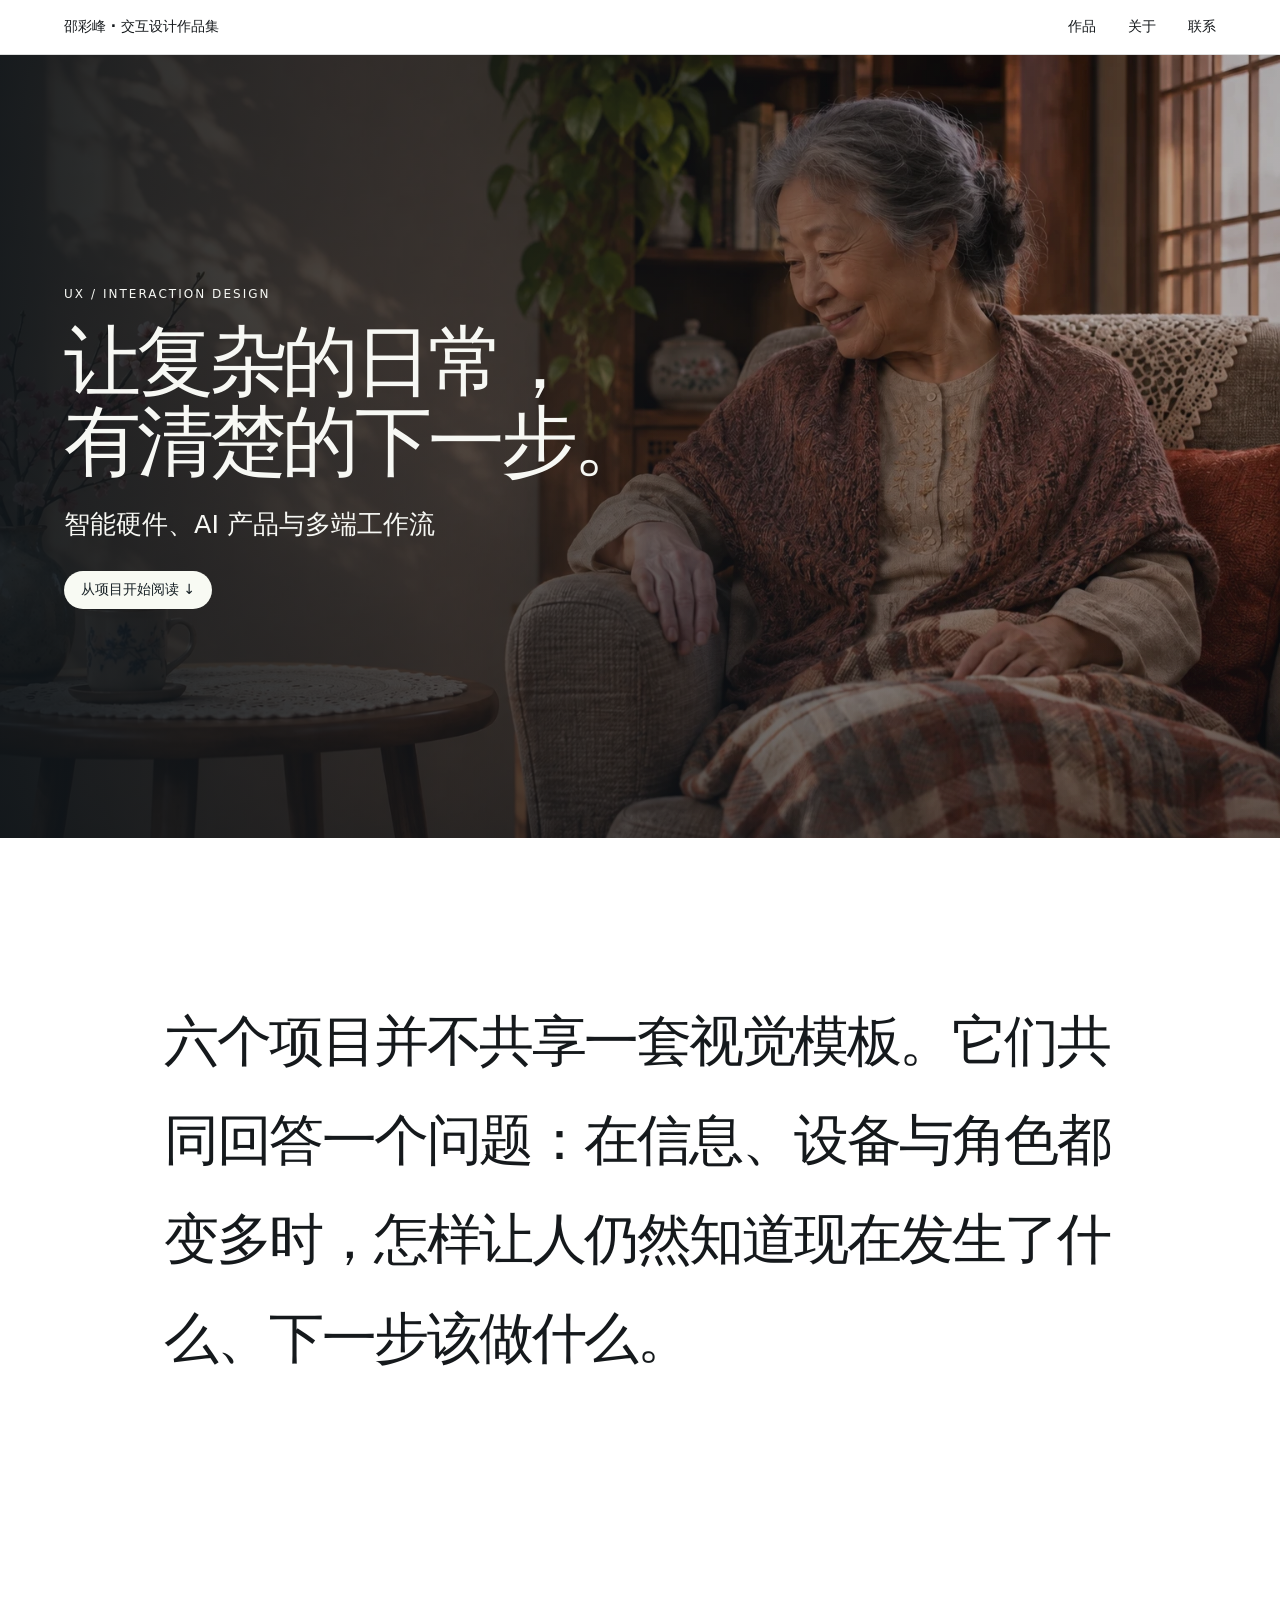
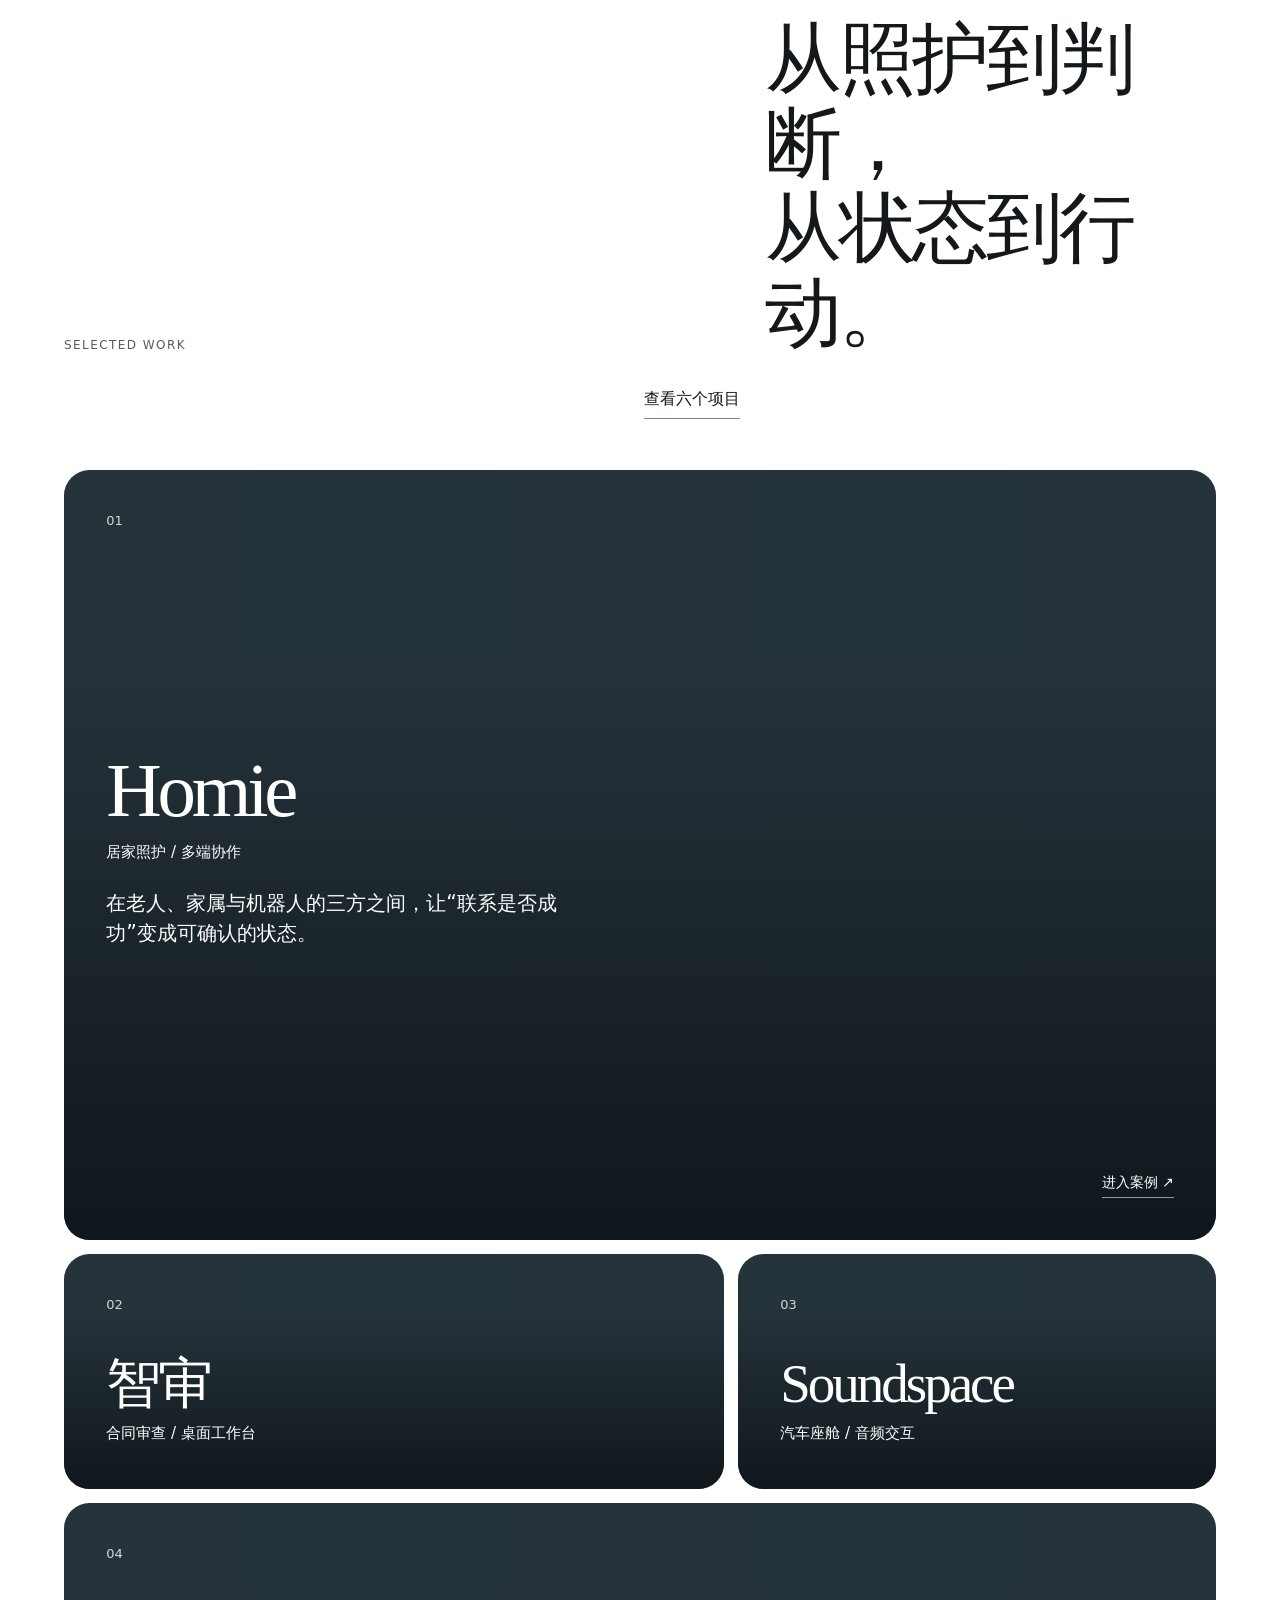
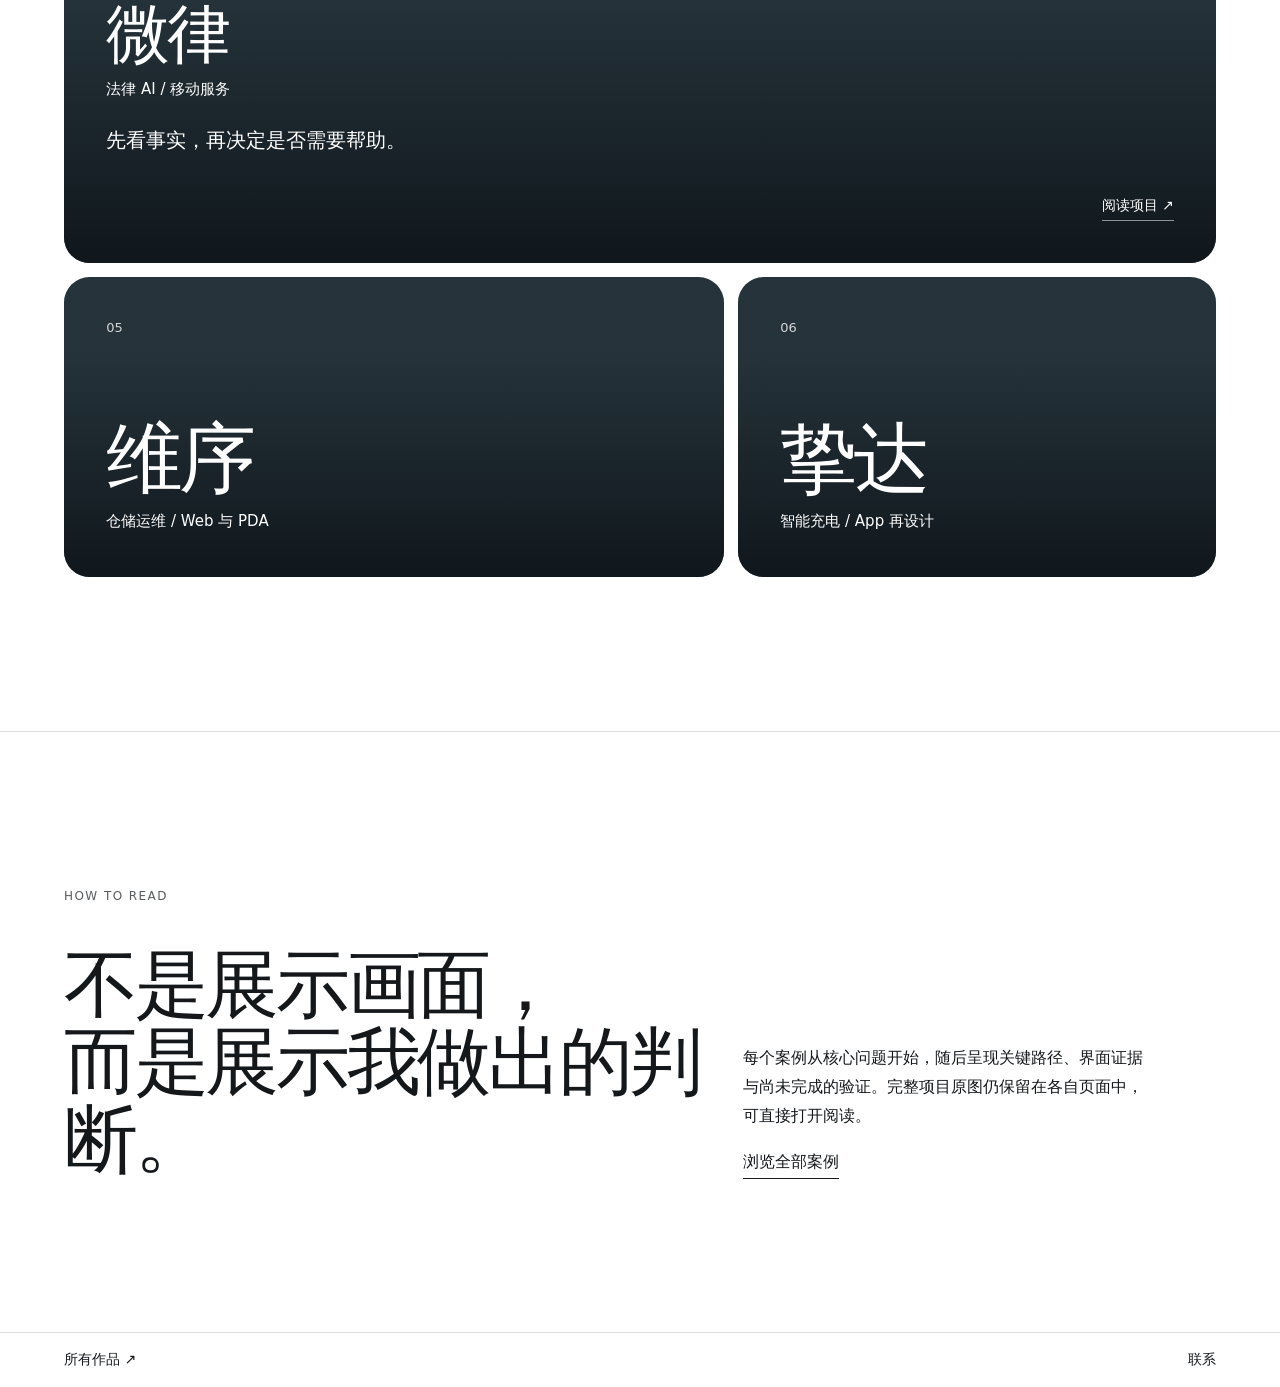
<file: index.html>
<!doctype html><html lang="zh-CN"><head><meta charset="utf-8"><meta name="viewport" content="width=device-width,initial-scale=1"><title>邵彩峰 · 交互设计作品集</title><link rel="stylesheet" href="design.css"></head><body class="home"><a class="skip" href="#main">跳到正文</a><header class="nav"><a href="index.html">邵彩峰 · 交互设计作品集</a><nav aria-label="主导航"><a href="work.html">作品</a><a href="about.html">关于</a><a href="contact.html">联系</a></nav></header><main id="main"><section class="scene scene-homie home-scene"><div class="scene-copy"><p>UX / Interaction Design</p><h1>让复杂的日常，<br>有清楚的下一步。</h1><p>智能硬件、AI 产品与多端工作流</p><a href="#selected">从项目开始阅读 ↓</a></div></section><section class="home-intent"><p>六个项目并不共享一套视觉模板。它们共同回答一个问题：在信息、设备与角色都变多时，怎样让人仍然知道现在发生了什么、下一步该做什么。</p></section><section class="project-index" id="selected" aria-labelledby="selected-title"><header><p>Selected work</p><h2 id="selected-title">从照护到判断，<br>从状态到行动。</h2><a href="work.html">查看六个项目</a></header><div class="index-canvas"><a class="index-feature index-homie" href="case-homie.html"><span class="project-no">01</span><div><strong>Homie</strong><p>居家照护 / 多端协作</p><small>在老人、家属与机器人的三方之间，让“联系是否成功”变成可确认的状态。</small></div><b>进入案例 ↗</b></a><a class="index-tile index-zhishen" href="case-zhishen.html"><span class="project-no">02</span><div><strong>智审</strong><p>合同审查 / 桌面工作台</p></div></a><a class="index-tile index-soundspace" href="case-soundspace.html"><span class="project-no">03</span><div><strong>Soundspace</strong><p>汽车座舱 / 音频交互</p></div></a><a class="index-wide index-weilu" href="case-weilu.html"><span class="project-no">04</span><div><strong>微律</strong><p>法律 AI / 移动服务</p><small>先看事实，再决定是否需要帮助。</small></div><b>阅读项目 ↗</b></a><a class="index-small index-weisu" href="case-weisu.html"><span class="project-no">05</span><div><strong>维序</strong><p>仓储运维 / Web 与 PDA</p></div></a><a class="index-small index-zhida" href="case-zhida.html"><span class="project-no">06</span><div><strong>挚达</strong><p>智能充电 / App 再设计</p></div></a></div></section><section class="home-method"><p>How to read</p><h2>不是展示画面，<br>而是展示我做出的判断。</h2><div><p>每个案例从核心问题开始，随后呈现关键路径、界面证据与尚未完成的验证。完整项目原图仍保留在各自页面中，可直接打开阅读。</p><a href="work.html">浏览全部案例</a></div></section></main><footer><a href="work.html">所有作品 ↗</a><a href="contact.html">联系</a></footer></body></html>
</file>
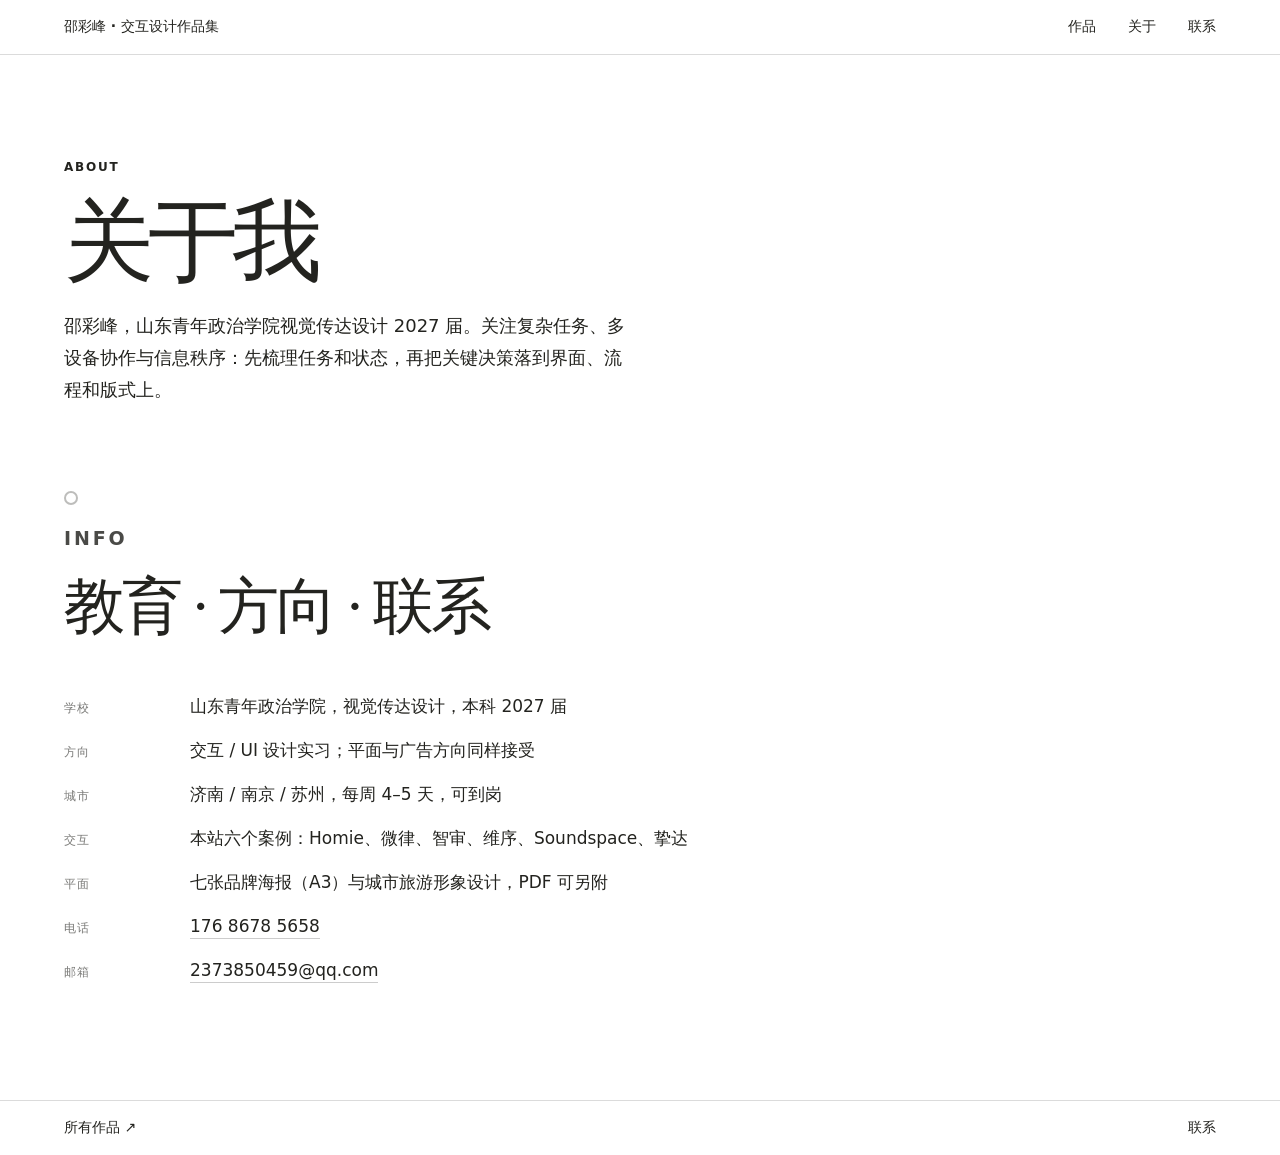
<file: about.html>
<!doctype html><html lang="zh-CN"><head><meta charset=utf-8><meta name=viewport content="width=device-width,initial-scale=1"><title>关于 · 邵彩峰</title><link rel=stylesheet href="design.css"></head><body class="about"><a class=skip href="#main">跳到正文</a><div class=nav><a href="index.html">邵彩峰 · 交互设计作品集</a><nav aria-label="主导航"><a href="work.html">作品</a><a href="about.html">关于</a><a href="contact.html">联系</a></nav></div><main id=main><header class="masthead compact"><p class=kicker>ABOUT</p><h1>关于我</h1><p>邵彩峰，山东青年政治学院视觉传达设计 2027 届。关注复杂任务、多设备协作与信息秩序：先梳理任务和状态，再把关键决策落到界面、流程和版式上。</p></header><section class=section><header><p class=kicker>INFO</p><h2>教育 · 方向 · 联系</h2></header><dl class=me><div><dt>学校</dt><dd>山东青年政治学院，视觉传达设计，本科 2027 届</dd></div><div><dt>方向</dt><dd>交互 / UI 设计实习；平面与广告方向同样接受</dd></div><div><dt>城市</dt><dd>济南 / 南京 / 苏州，每周 4–5 天，可到岗</dd></div><div><dt>交互</dt><dd>本站六个案例：Homie、微律、智审、维序、Soundspace、挚达</dd></div><div><dt>平面</dt><dd>七张品牌海报（A3）与城市旅游形象设计，PDF 可另附</dd></div><div><dt>电话</dt><dd><a href="tel:+8617686785658">176 8678 5658</a></dd></div><div><dt>邮箱</dt><dd><a href="mailto:2373850459@qq.com">2373850459@qq.com</a></dd></div></dl></section></main><footer><a href="work.html">所有作品 ↗</a><a href="contact.html">联系</a></footer></body></html>
</file>
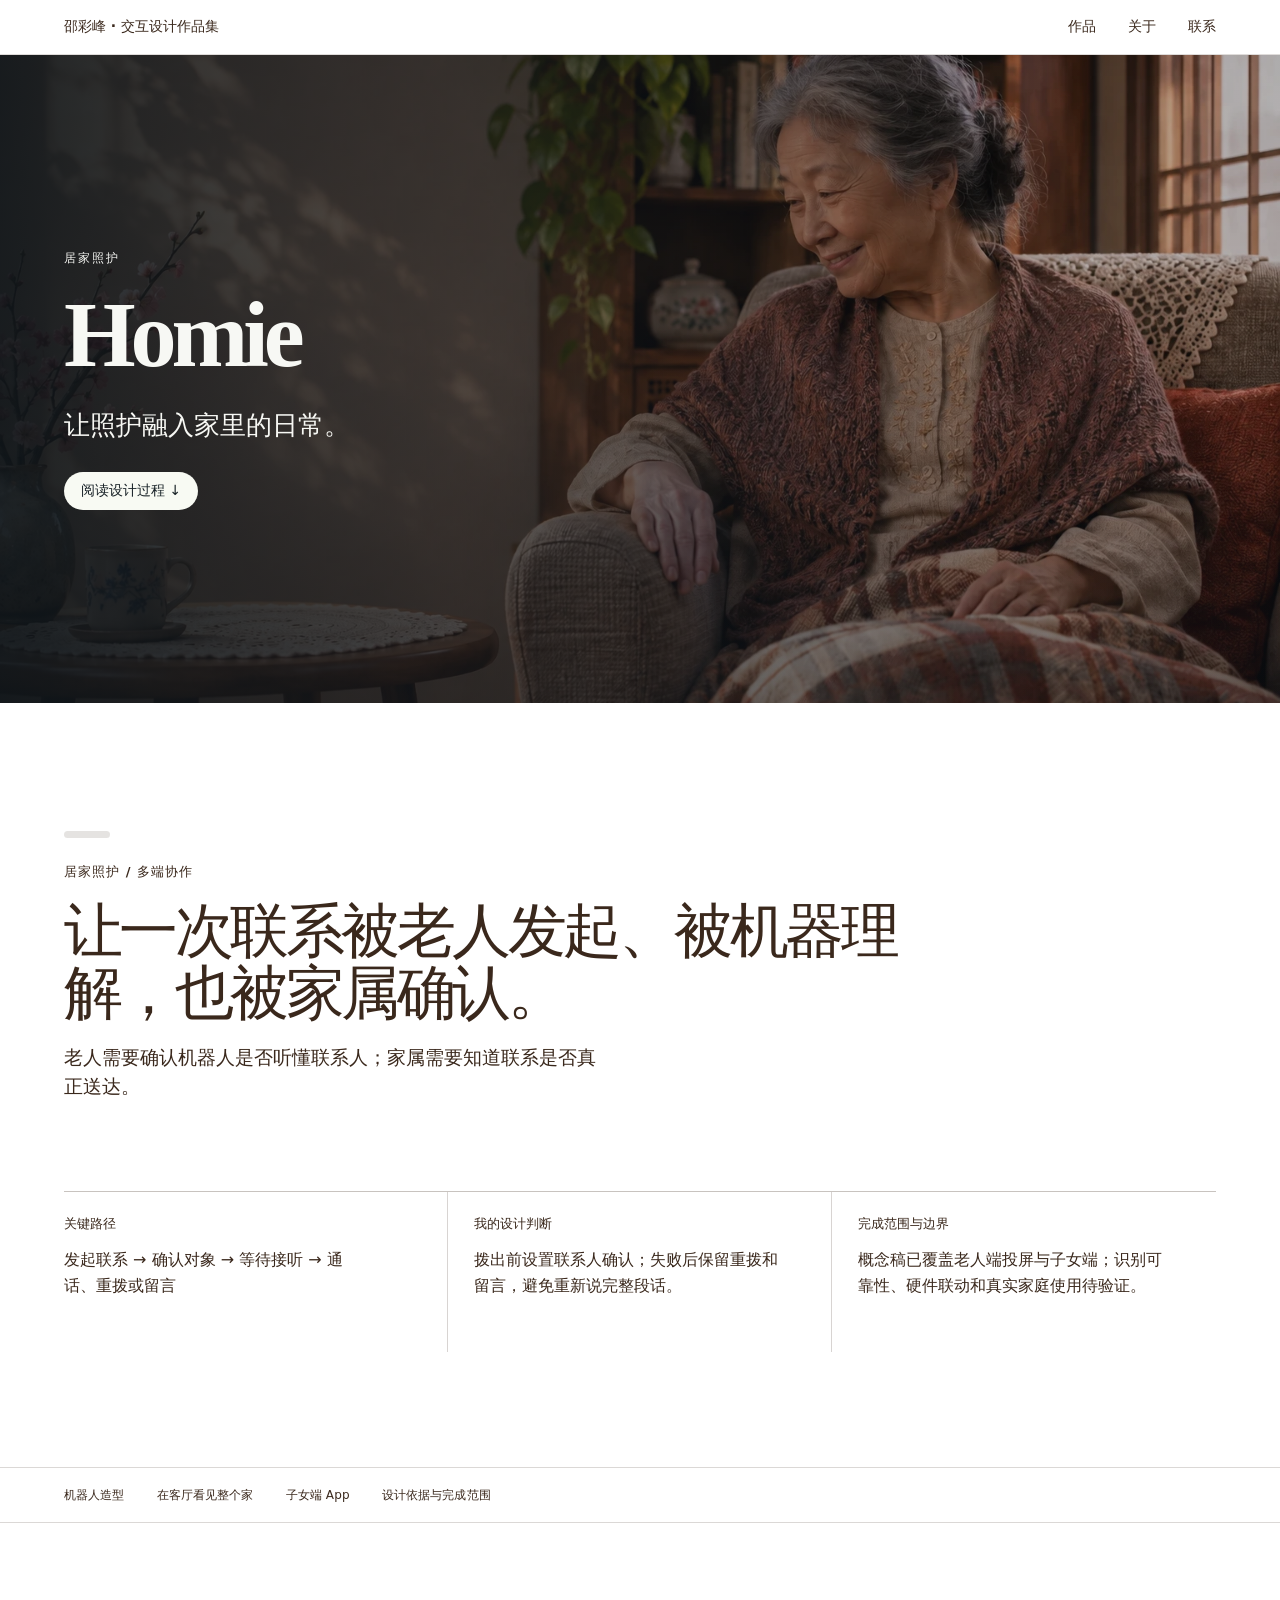
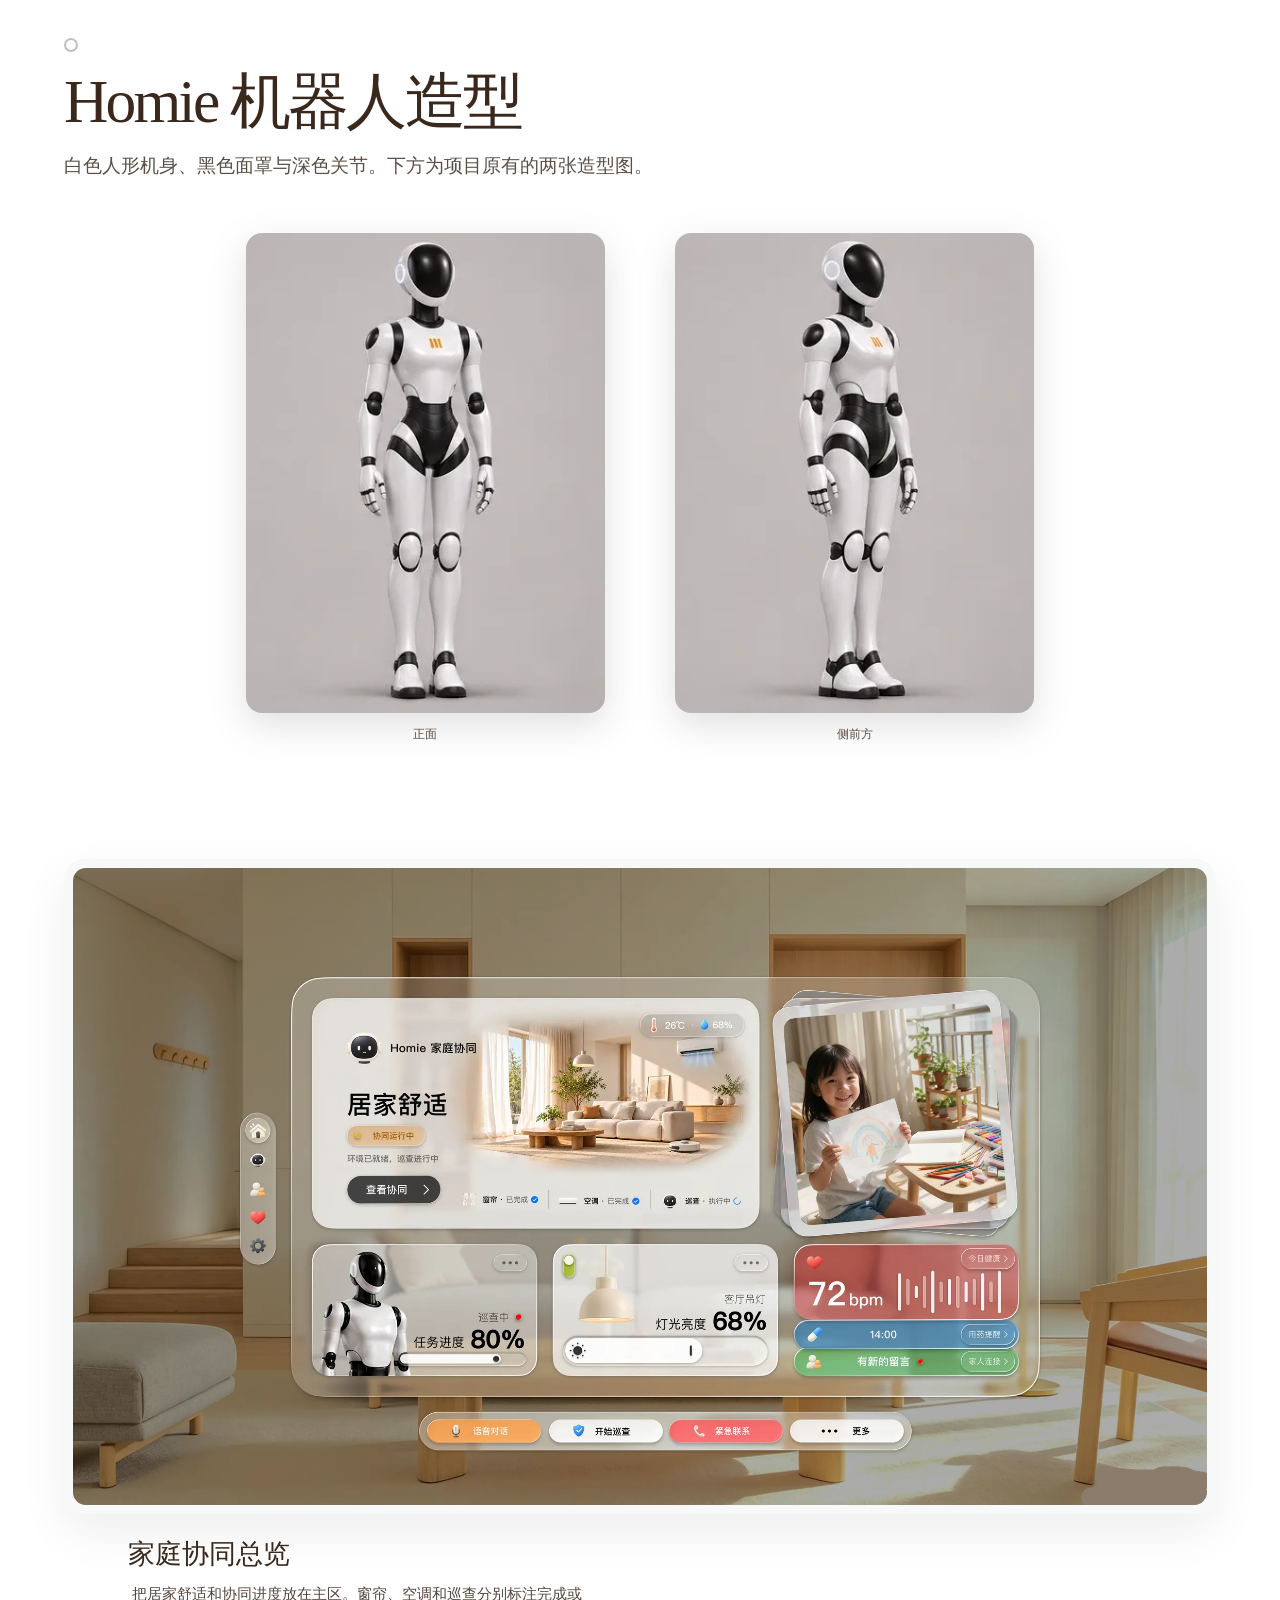
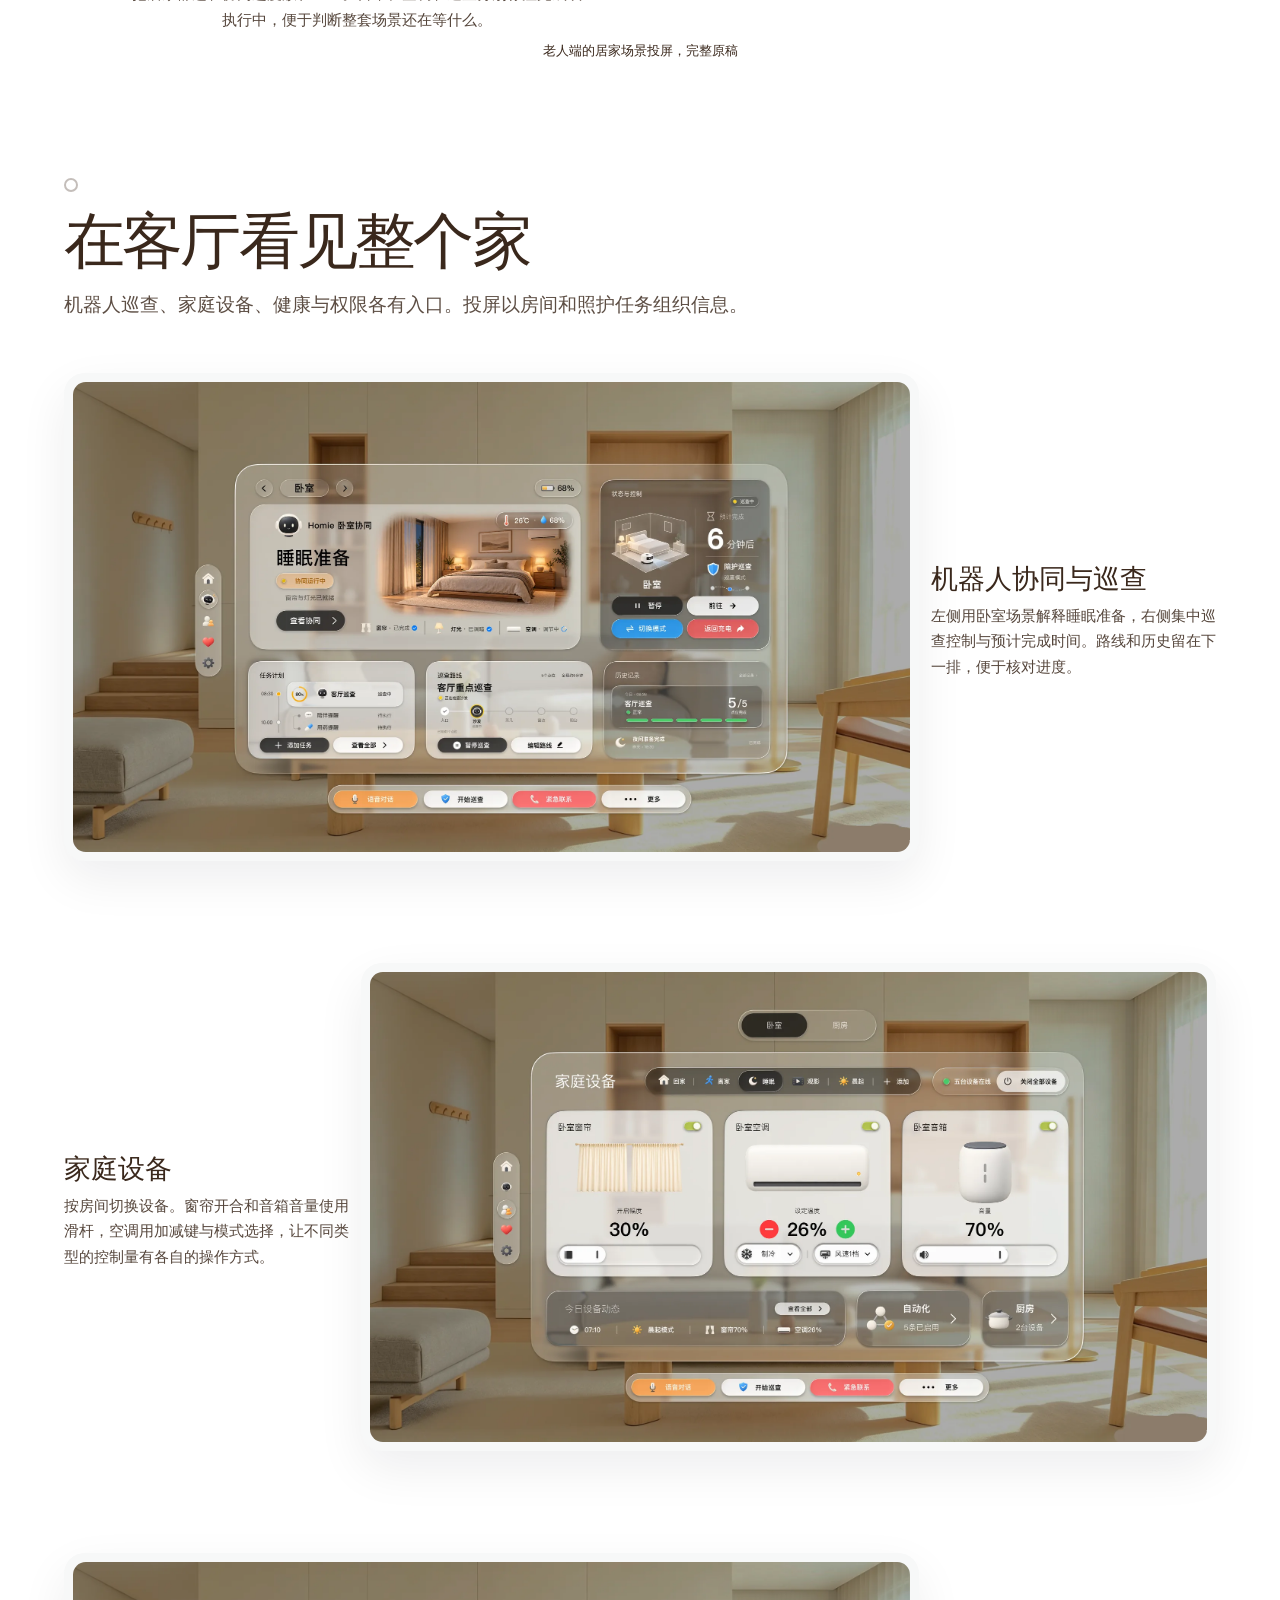
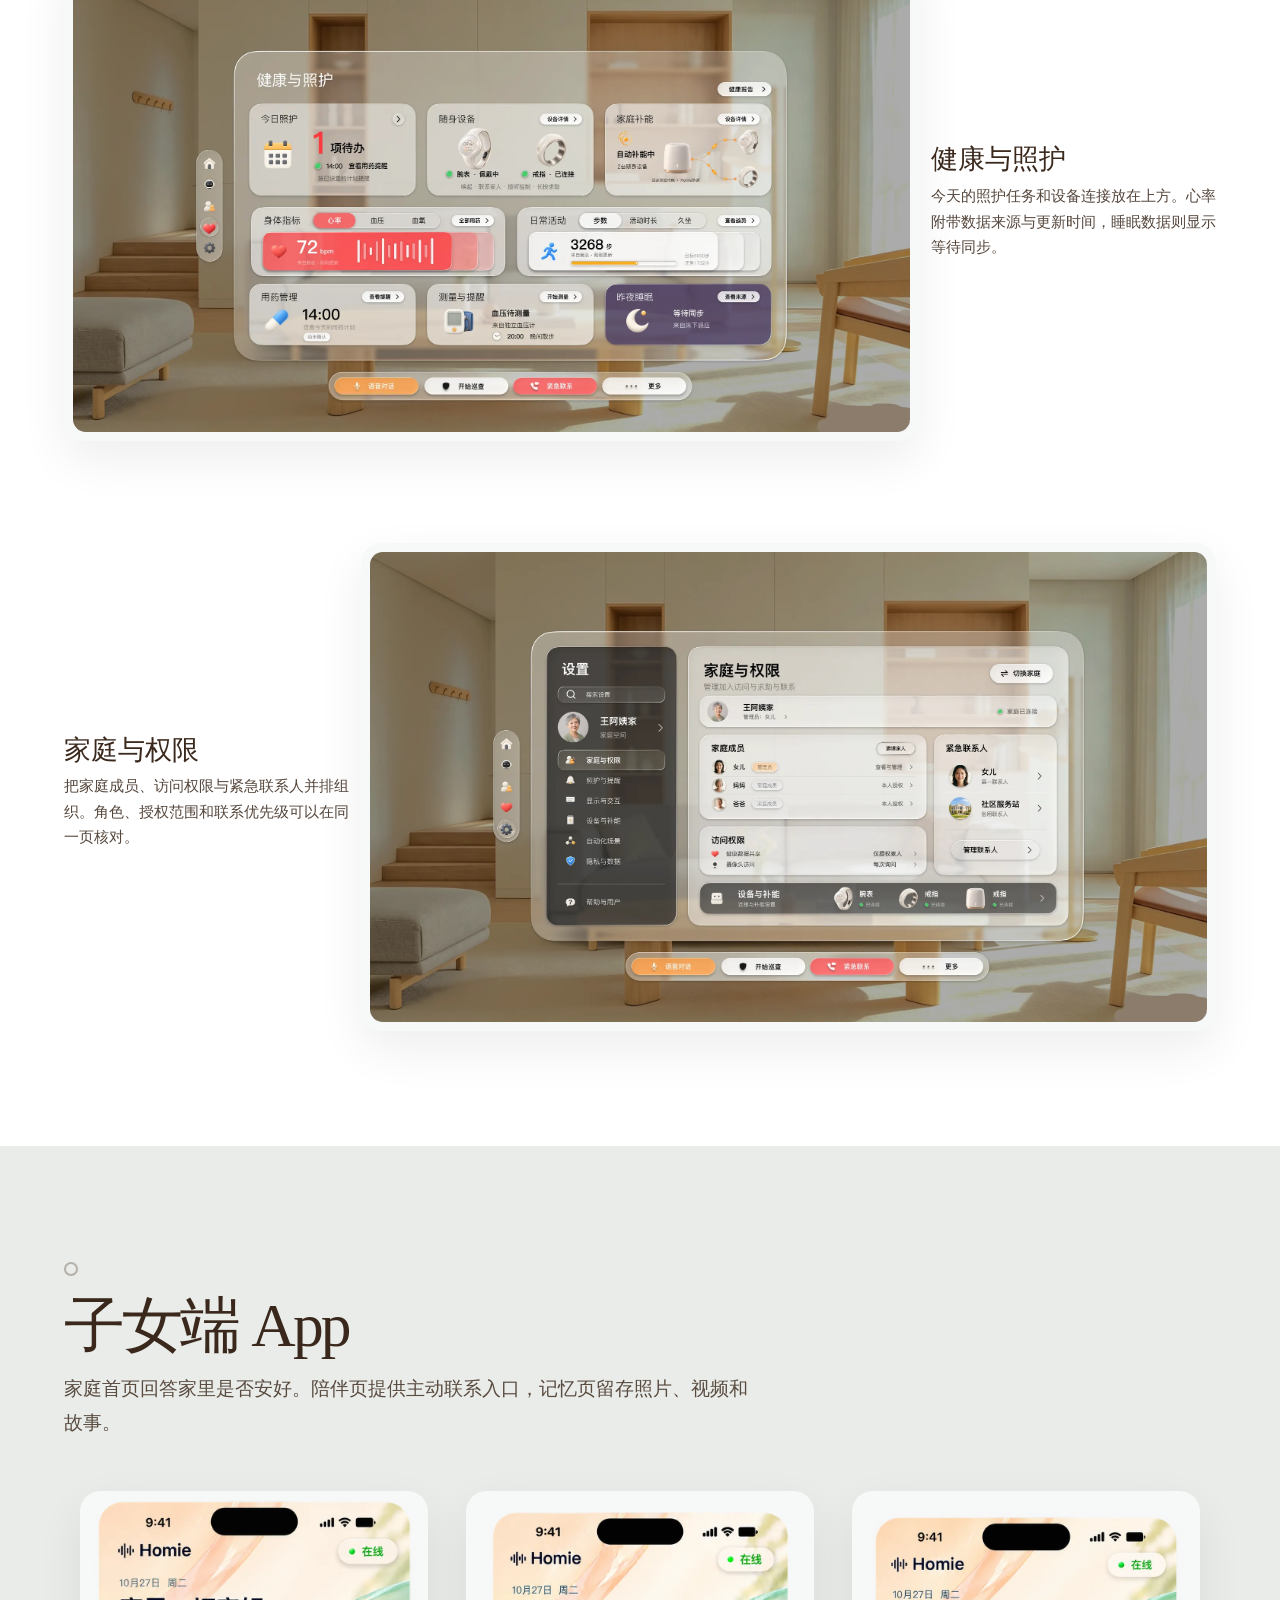
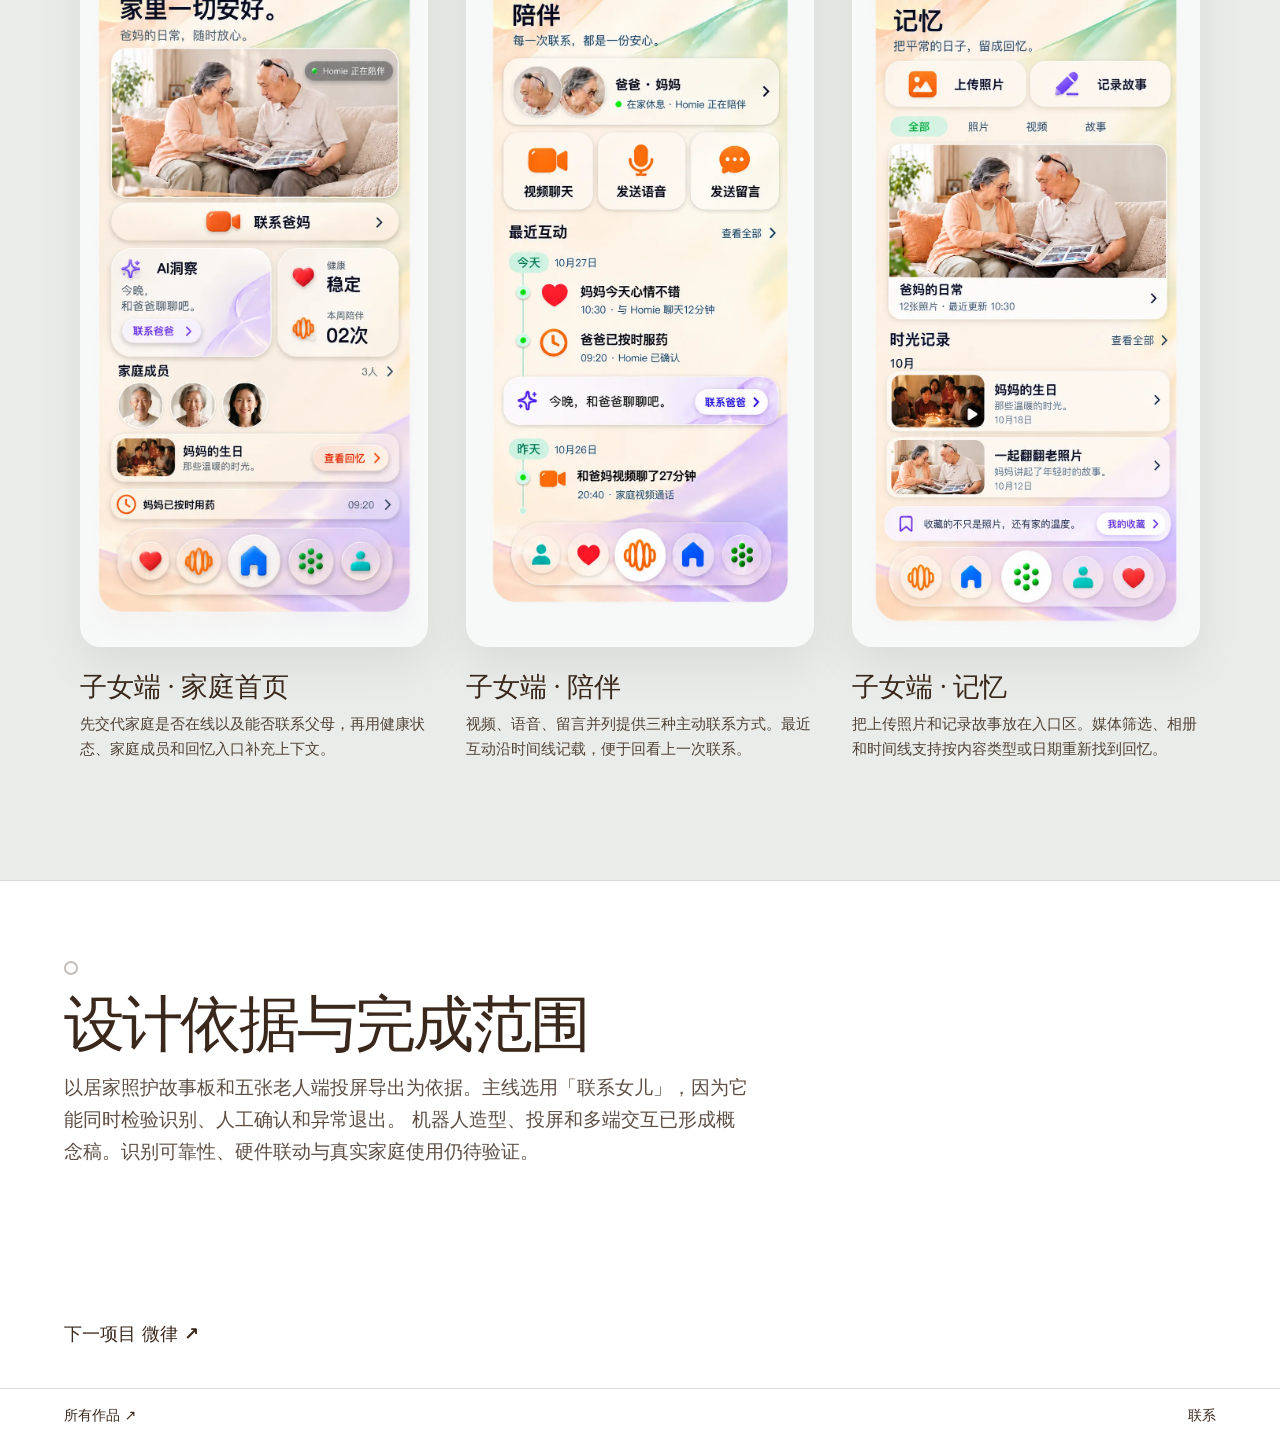
<file: case-homie.html>
<!doctype html><html lang="zh-CN"><head><meta charset=utf-8><meta name=viewport content="width=device-width,initial-scale=1"><title>Homie · 交互设计</title><link rel=stylesheet href="design.css"></head><body class="homie"><a class=skip href="#main">跳到正文</a><div class=nav><a href="index.html">邵彩峰 · 交互设计作品集</a><nav aria-label="主导航"><a href="work.html">作品</a><a href="about.html">关于</a><a href="contact.html">联系</a></nav></div><main id=main><section class="scene scene-homie" aria-labelledby="scene-title"><div class="scene-copy"><p>居家照护</p><h1 id="scene-title">Homie</h1><p>让照护融入家里的日常。</p><a href="#case-study">阅读设计过程 ↓</a></div></section><section id="case-study" class="case-evidence"><header><p>居家照护 / 多端协作</p><h2>让一次联系被老人发起、被机器理解，也被家属确认。</h2><p>老人需要确认机器人是否听懂联系人；家属需要知道联系是否真正送达。</p></header><div class="evidence-rail"><article><span>关键路径</span><p>发起联系 → 确认对象 → 等待接听 → 通话、重拨或留言</p></article><article><span>我的设计判断</span><p>拨出前设置联系人确认；失败后保留重拨和留言，避免重新说完整段话。</p></article><article><span>完成范围与边界</span><p>概念稿已覆盖老人端投屏与子女端；识别可靠性、硬件联动和真实家庭使用待验证。</p></article></div></section><nav class="chapters" aria-label="案例章节"><a href="#product">机器人造型</a><a href="#chapter-1">在客厅看见整个家</a><a href="#family">子女端 App</a><a href="#chapter-3">设计依据与完成范围</a></nav><section class="section homie-product" id="product"><header><h2>Homie 机器人造型</h2><p>白色人形机身、黑色面罩与深色关节。下方为项目原有的两张造型图。</p></header><div class="images"><figure><a href="assets/homie-product-front.webp"><img src="assets/homie-product-front.webp" alt="Homie 人形机器人正面造型"></a><figcaption>正面</figcaption></figure><figure><a href="assets/homie-product-angle.webp"><img src="assets/homie-product-angle.webp" alt="Homie 人形机器人侧前方造型"></a><figcaption>侧前方</figcaption></figure></div></section><div class="living"><figure class="landscape annotated"><div class="image-surface"><a href="assets/homie-01.webp" target="_blank" rel="noopener" aria-label="在新标签页打开原图：家庭协同总览"><img src="assets/homie-01.webp" alt="家庭协同总览" width="4368" height="2454" fetchpriority=high></a></div><figcaption><strong>家庭协同总览</strong><p>把居家舒适和协同进度放在主区。窗帘、空调和巡查分别标注完成或执行中，便于判断整套场景还在等什么。</p></figcaption></figure><p>老人端的居家场景投屏，完整原稿</p></div><section class="section projection" id="chapter-1"><header><h2>在客厅看见整个家</h2><p>机器人巡查、家庭设备、健康与权限各有入口。投屏以房间和照护任务组织信息。</p></header><div class="images "><figure class="landscape annotated"><div class="image-surface"><a href="assets/homie-02.webp" target="_blank" rel="noopener" aria-label="在新标签页打开原图：机器人协同与巡查"><img src="assets/homie-02.webp" alt="机器人协同与巡查" width="4368" height="2454"></a></div><figcaption><strong>机器人协同与巡查</strong><p>左侧用卧室场景解释睡眠准备，右侧集中巡查控制与预计完成时间。路线和历史留在下一排，便于核对进度。</p></figcaption></figure><figure class="landscape annotated"><div class="image-surface"><a href="assets/homie-03.webp" target="_blank" rel="noopener" aria-label="在新标签页打开原图：家庭设备"><img src="assets/homie-03.webp" alt="家庭设备" width="4368" height="2454"></a></div><figcaption><strong>家庭设备</strong><p>按房间切换设备。窗帘开合和音箱音量使用滑杆，空调用加减键与模式选择，让不同类型的控制量有各自的操作方式。</p></figcaption></figure><figure class="landscape annotated"><div class="image-surface"><a href="assets/homie-04.webp" target="_blank" rel="noopener" aria-label="在新标签页打开原图：健康与照护"><img src="assets/homie-04.webp" alt="健康与照护" width="4368" height="2454"></a></div><figcaption><strong>健康与照护</strong><p>今天的照护任务和设备连接放在上方。心率附带数据来源与更新时间，睡眠数据则显示等待同步。</p></figcaption></figure><figure class="landscape annotated"><div class="image-surface"><a href="assets/homie-05.webp" target="_blank" rel="noopener" aria-label="在新标签页打开原图：家庭与权限"><img src="assets/homie-05.webp" alt="家庭与权限" width="4368" height="2454"></a></div><figcaption><strong>家庭与权限</strong><p>把家庭成员、访问权限与紧急联系人并排组织。角色、授权范围和联系优先级可以在同一页核对。</p></figcaption></figure></div></section><section class="section family" id="family"><header><h2>子女端 App</h2><p>家庭首页回答家里是否安好。陪伴页提供主动联系入口，记忆页留存照片、视频和故事。</p></header><div class="images phones"><figure class="portrait annotated"><div class="image-surface"><a href="assets/homie-06.webp" target="_blank" rel="noopener" aria-label="在新标签页打开原图：子女端 · 家庭首页"><img src="assets/homie-06.webp" alt="子女端 · 家庭首页" width="838" height="1877"></a></div><figcaption><strong>子女端 · 家庭首页</strong><p>先交代家庭是否在线以及能否联系父母，再用健康状态、家庭成员和回忆入口补充上下文。</p></figcaption></figure><figure class="portrait annotated"><div class="image-surface"><a href="assets/homie-07.webp" target="_blank" rel="noopener" aria-label="在新标签页打开原图：子女端 · 陪伴"><img src="assets/homie-07.webp" alt="子女端 · 陪伴" width="838" height="1877"></a></div><figcaption><strong>子女端 · 陪伴</strong><p>视频、语音、留言并列提供三种主动联系方式。最近互动沿时间线记载，便于回看上一次联系。</p></figcaption></figure><figure class="portrait annotated"><div class="image-surface"><a href="assets/homie-08.webp" target="_blank" rel="noopener" aria-label="在新标签页打开原图：子女端 · 记忆"><img src="assets/homie-08.webp" alt="子女端 · 记忆" width="838" height="1877"></a></div><figcaption><strong>子女端 · 记忆</strong><p>把上传照片和记录故事放在入口区。媒体筛选、相册和时间线支持按内容类型或日期重新找到回忆。</p></figcaption></figure></div></section><section class="section scope" id="chapter-3"><header><h2>设计依据与完成范围</h2><p>以居家照护故事板和五张老人端投屏导出为依据。主线选用「联系女儿」，因为它能同时检验识别、人工确认和异常退出。 机器人造型、投屏和多端交互已形成概念稿。识别可靠性、硬件联动与真实家庭使用仍待验证。</p></header></section><a class=next href="case-weilu.html">下一项目 <strong>微律 ↗</strong></a></main><footer><a href="work.html">所有作品 ↗</a><a href="contact.html">联系</a></footer></body></html>
</file>
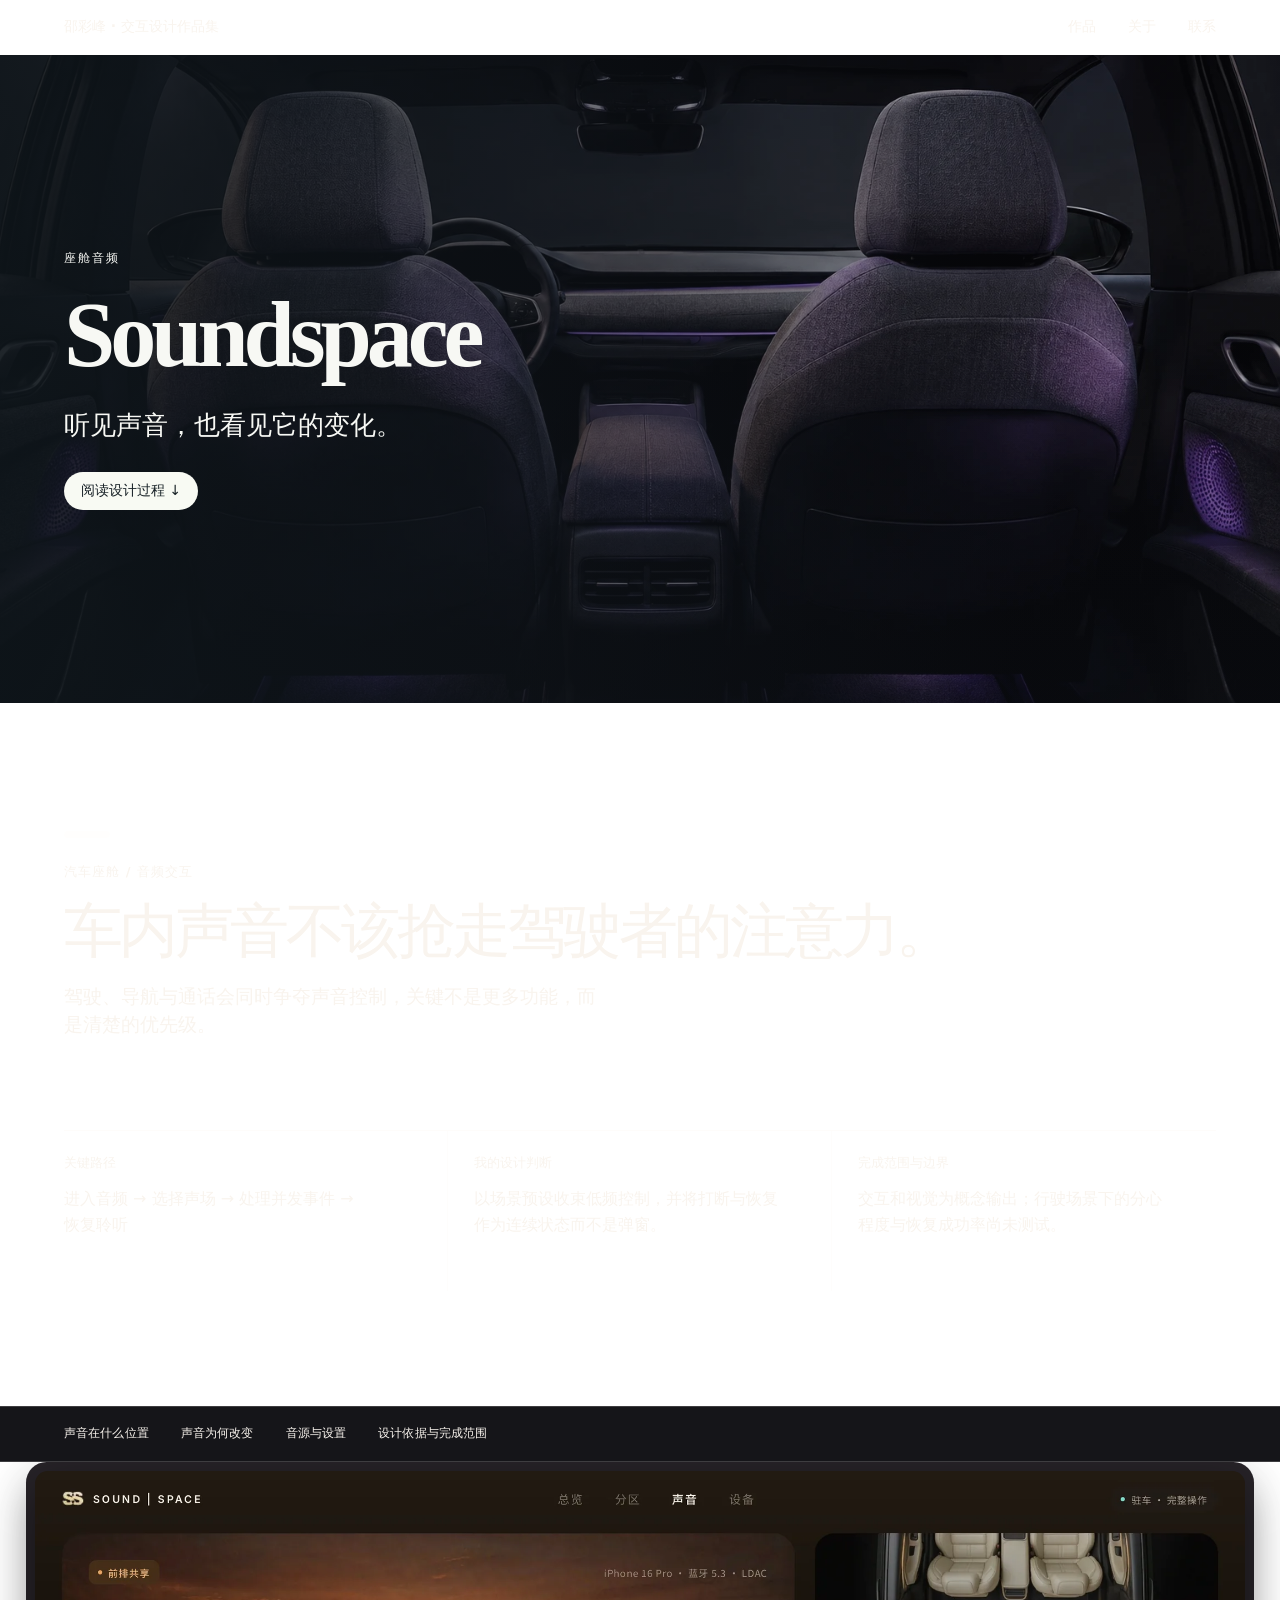
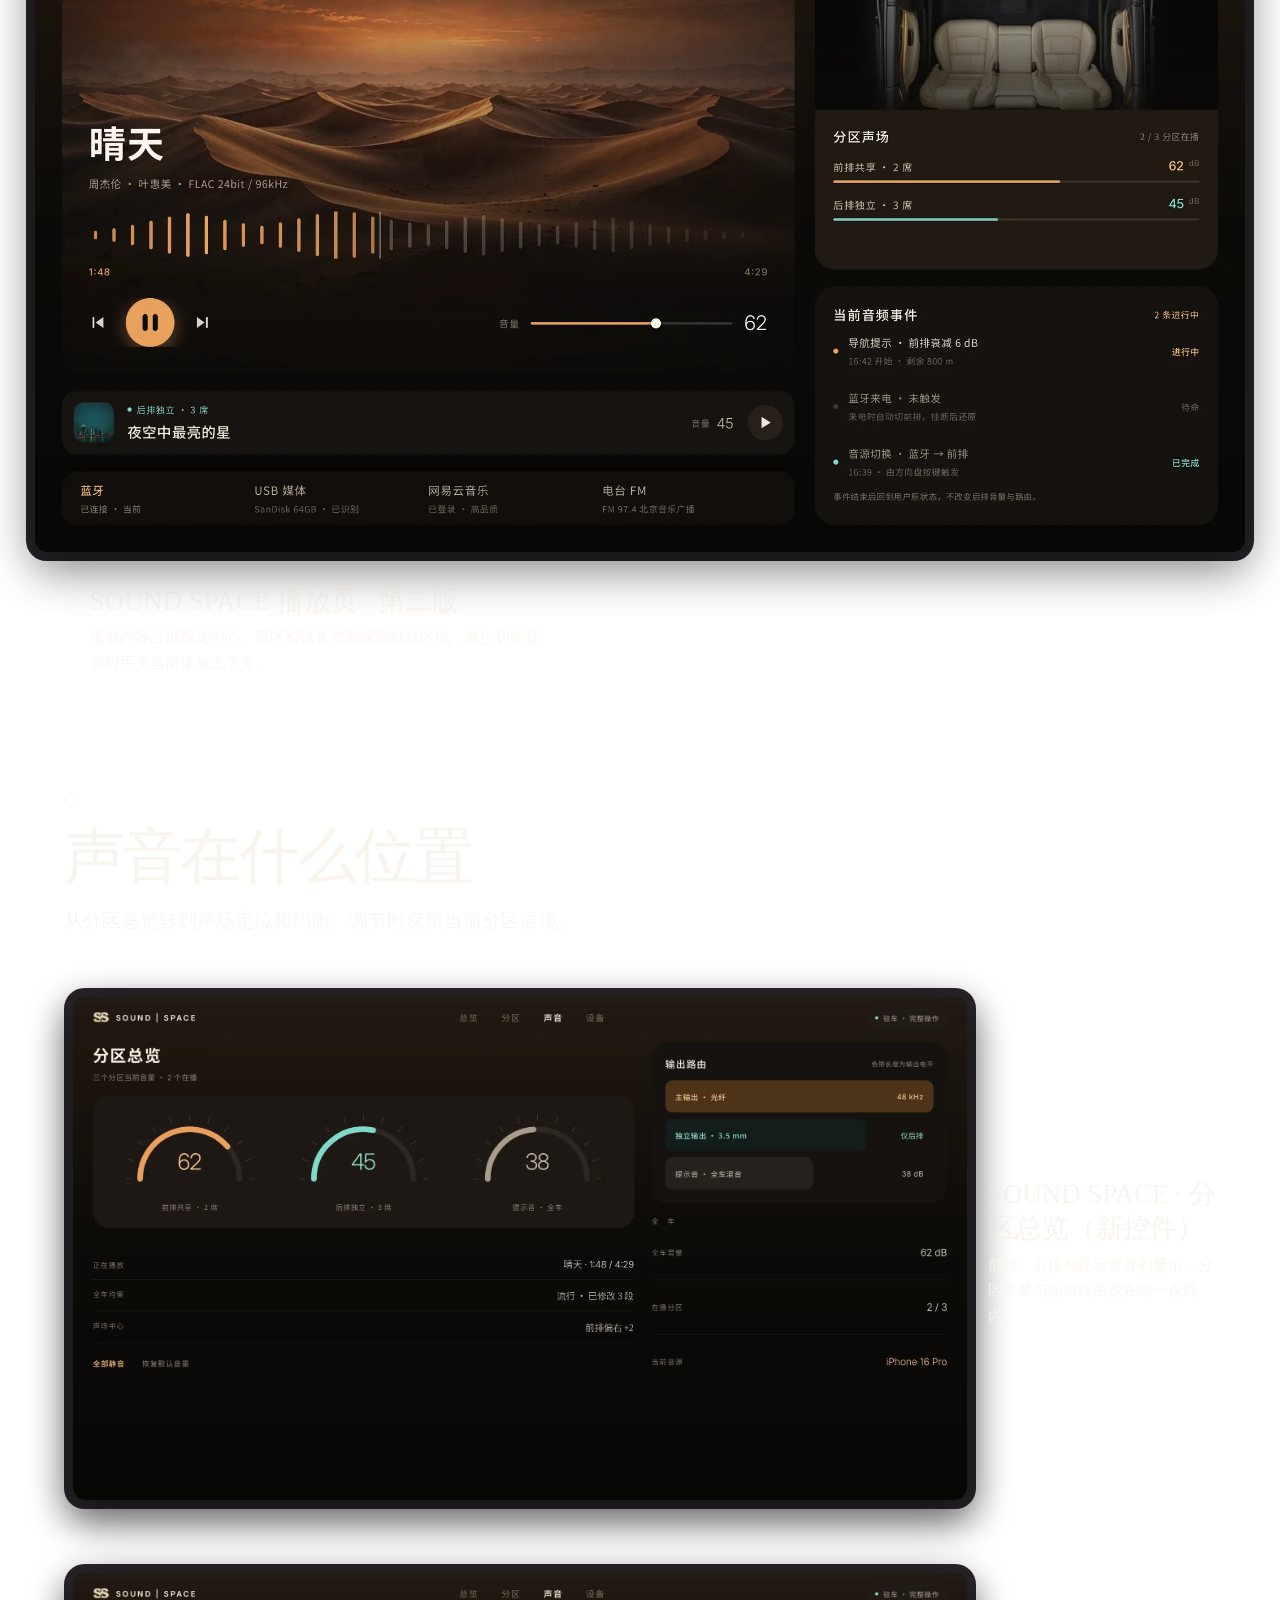
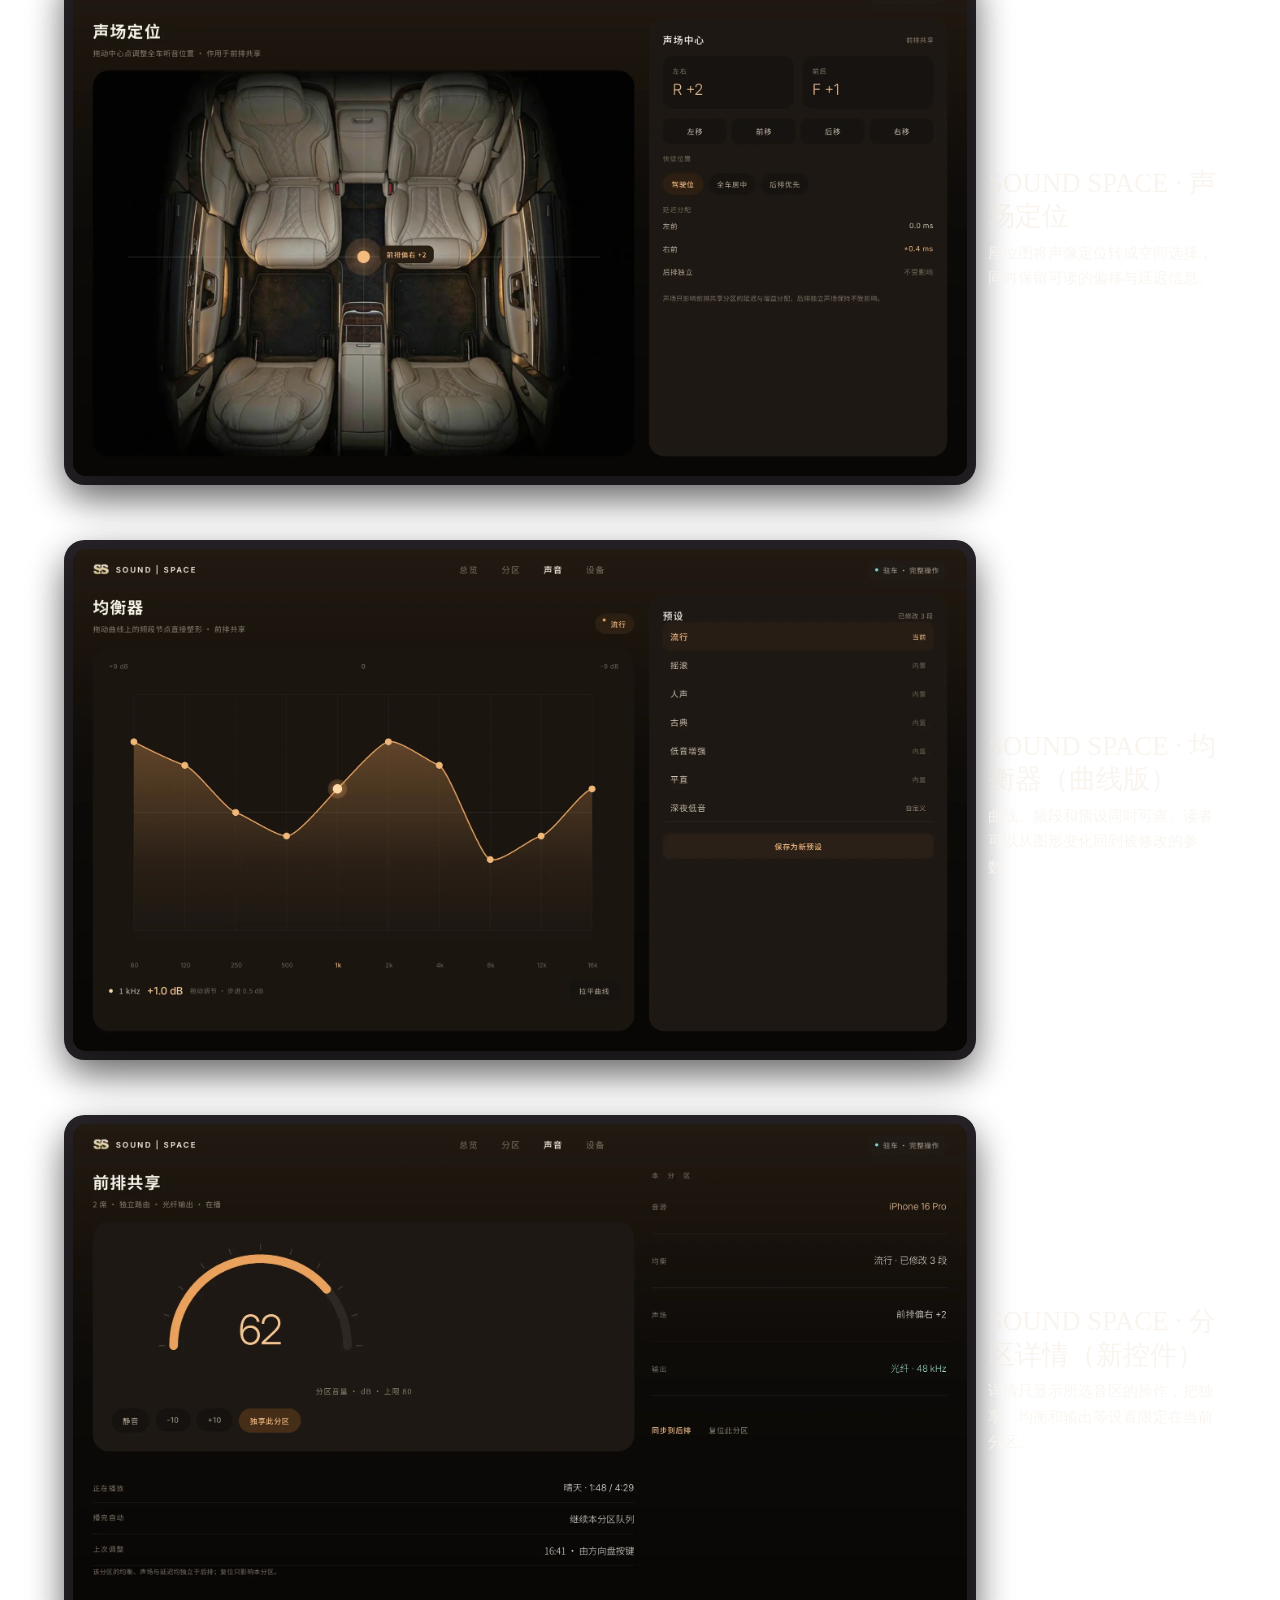
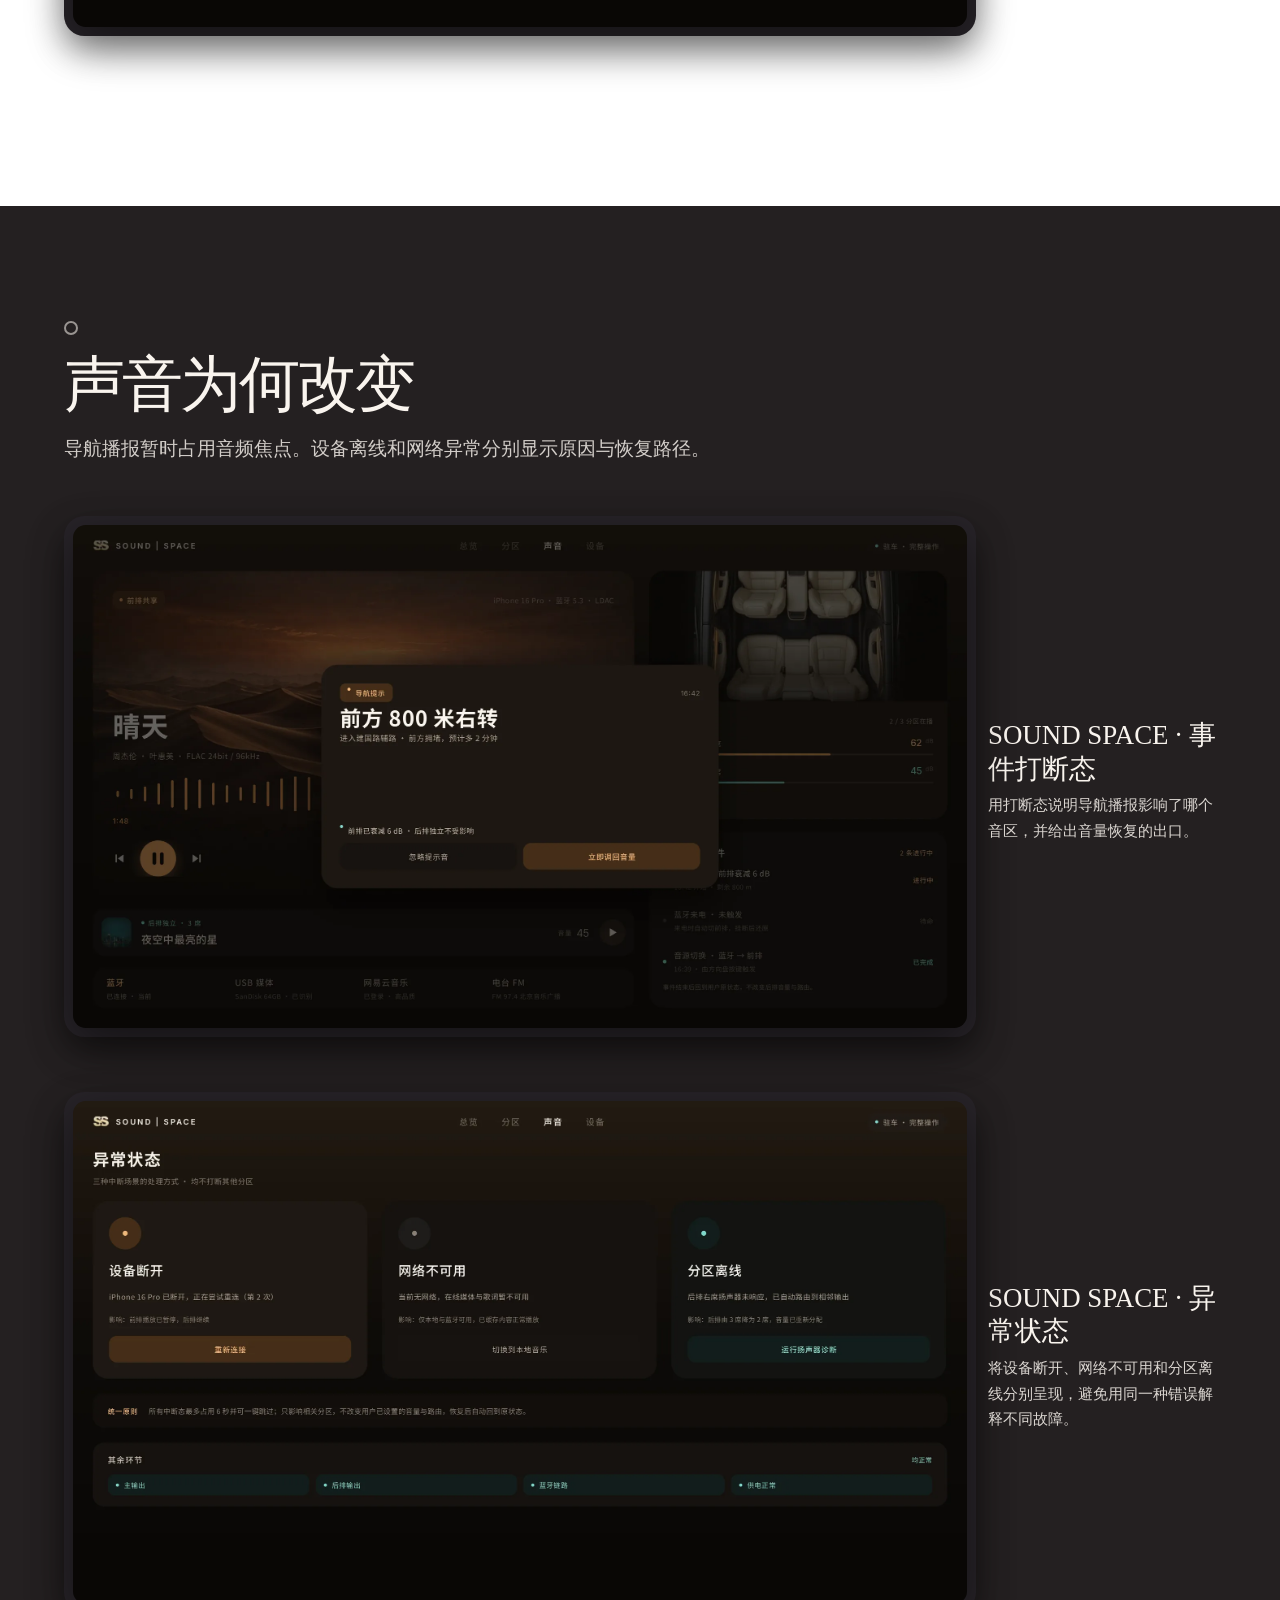
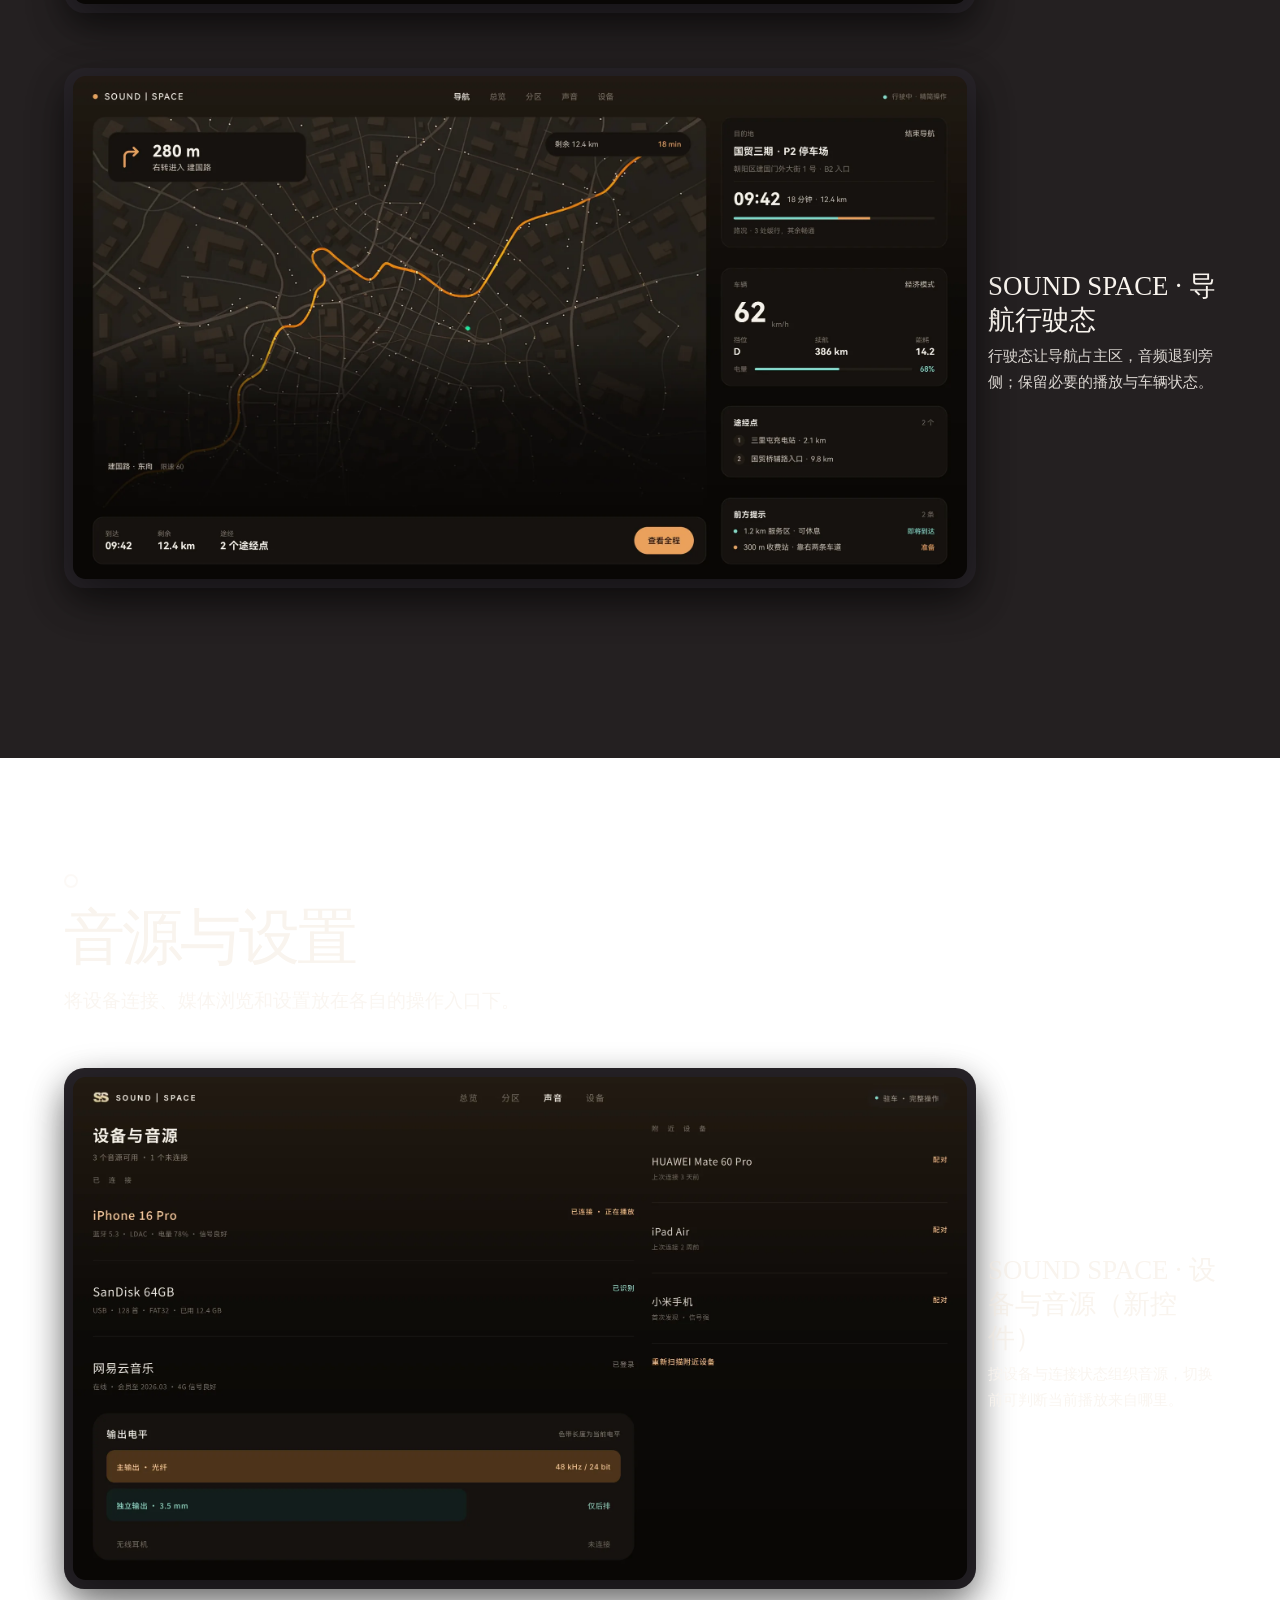
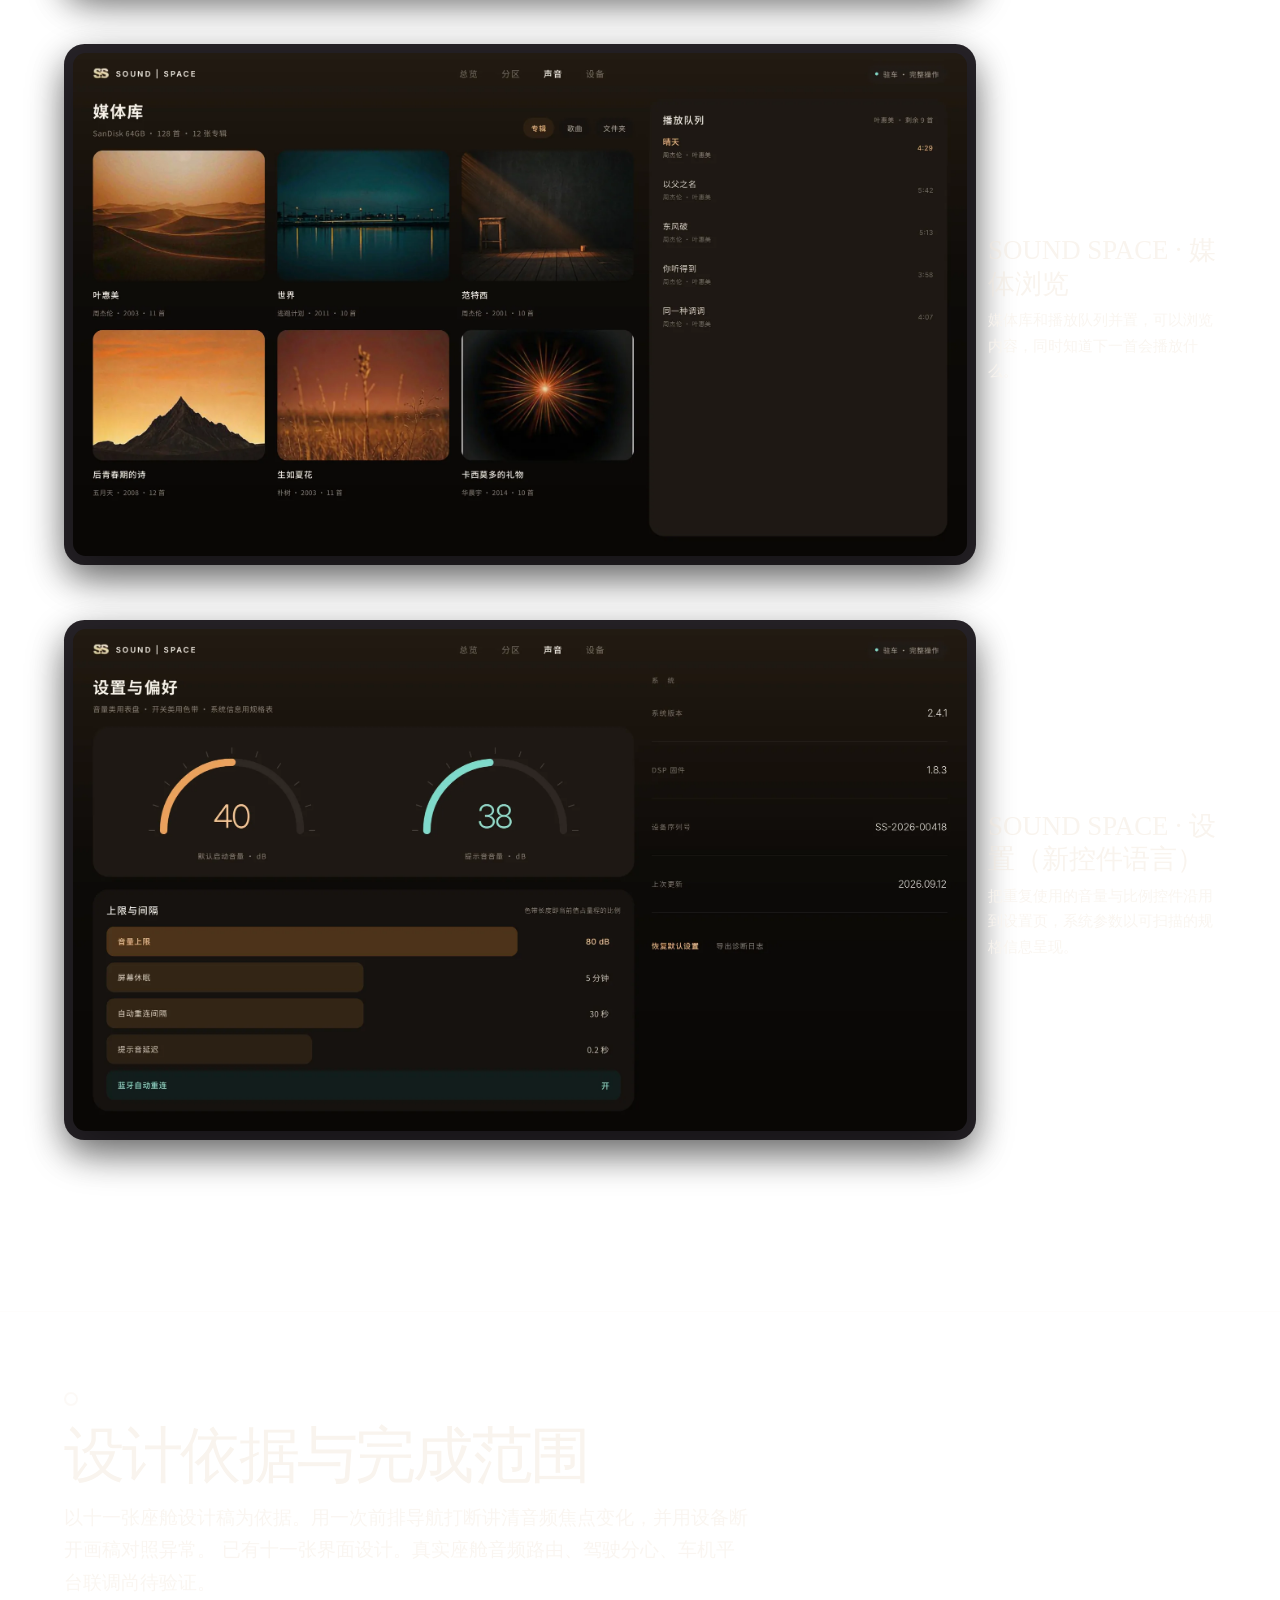
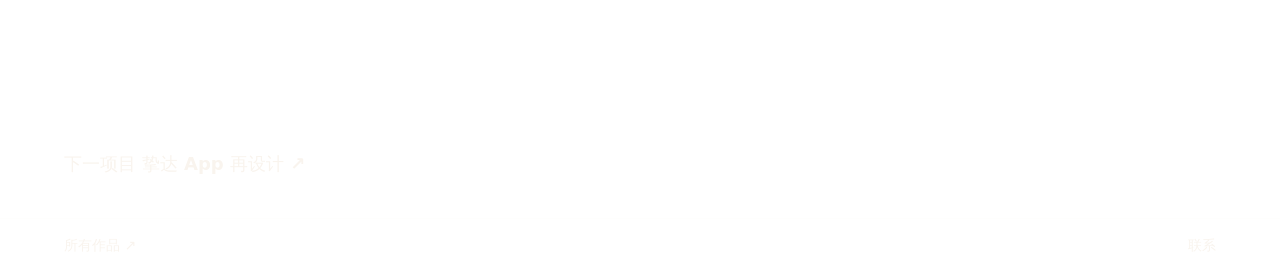
<file: case-soundspace.html>
<!doctype html><html lang="zh-CN"><head><meta charset=utf-8><meta name=viewport content="width=device-width,initial-scale=1"><title>Soundspace · 交互设计</title><link rel=stylesheet href="design.css"></head><body class="soundspace"><a class=skip href="#main">跳到正文</a><div class=nav><a href="index.html">邵彩峰 · 交互设计作品集</a><nav aria-label="主导航"><a href="work.html">作品</a><a href="about.html">关于</a><a href="contact.html">联系</a></nav></div><main id=main><section class="scene scene-soundspace" aria-labelledby="scene-title"><div class="scene-copy"><p>座舱音频</p><h1 id="scene-title">Soundspace</h1><p>听见声音，也看见它的变化。</p><a href="#case-study">阅读设计过程 ↓</a></div></section><section id="case-study" class="case-evidence"><header><p>汽车座舱 / 音频交互</p><h2>车内声音不该抢走驾驶者的注意力。</h2><p>驾驶、导航与通话会同时争夺声音控制，关键不是更多功能，而是清楚的优先级。</p></header><div class="evidence-rail"><article><span>关键路径</span><p>进入音频 → 选择声场 → 处理并发事件 → 恢复聆听</p></article><article><span>我的设计判断</span><p>以场景预设收束低频控制，并将打断与恢复作为连续状态而不是弹窗。</p></article><article><span>完成范围与边界</span><p>交互和视觉为概念输出；行驶场景下的分心程度与恢复成功率尚未测试。</p></article></div></section><nav class="chapters" aria-label="案例章节"><a href="#chapter-1">声音在什么位置</a><a href="#chapter-2">声音为何改变</a><a href="#chapter-3">音源与设置</a><a href="#chapter-4">设计依据与完成范围</a></nav><div class="cinema"><figure class="landscape annotated"><div class="image-surface"><a href="assets/soundspace-01.webp" target="_blank" rel="noopener" aria-label="在新标签页打开原图：SOUND SPACE 播放页 · 第二版"><img src="assets/soundspace-01.webp" alt="SOUND SPACE 播放页 · 第二版" width="2880" height="1620" fetchpriority=high></a></div><figcaption><strong>SOUND SPACE 播放页 · 第二版</strong><p>播放内容占据视觉中心，音区和设备控制保留独立区域，减少切换音源时丢失当前播放上下文。</p></figcaption></figure></div><section class="section film" id="chapter-1"><header><h2>声音在什么位置</h2><p>从分区总览转到声场定位和均衡。调节时保留当前分区语境。</p></header><div class="images "><figure class="landscape annotated"><div class="image-surface"><a href="assets/soundspace-02.webp" target="_blank" rel="noopener" aria-label="在新标签页打开原图：SOUND SPACE · 分区总览（新控件）"><img src="assets/soundspace-02.webp" alt="SOUND SPACE · 分区总览（新控件）" width="2880" height="1620"></a></div><figcaption><strong>SOUND SPACE · 分区总览（新控件）</strong><p>前排、后排与提示音并列显示。分区音量与输出路由放在同一视野内。</p></figcaption></figure><figure class="landscape annotated"><div class="image-surface"><a href="assets/soundspace-03.webp" target="_blank" rel="noopener" aria-label="在新标签页打开原图：SOUND SPACE · 声场定位"><img src="assets/soundspace-03.webp" alt="SOUND SPACE · 声场定位" width="2880" height="1620"></a></div><figcaption><strong>SOUND SPACE · 声场定位</strong><p>座位图将声像定位转成空间选择，同时保留可读的偏移与延迟信息。</p></figcaption></figure><figure class="landscape annotated"><div class="image-surface"><a href="assets/soundspace-07.webp" target="_blank" rel="noopener" aria-label="在新标签页打开原图：SOUND SPACE · 均衡器（曲线版）"><img src="assets/soundspace-07.webp" alt="SOUND SPACE · 均衡器（曲线版）" width="2880" height="1620"></a></div><figcaption><strong>SOUND SPACE · 均衡器（曲线版）</strong><p>曲线、频段和预设同时可查。读者可以从图形变化回到被修改的参数。</p></figcaption></figure><figure class="landscape annotated"><div class="image-surface"><a href="assets/soundspace-09.webp" target="_blank" rel="noopener" aria-label="在新标签页打开原图：SOUND SPACE · 分区详情（新控件）"><img src="assets/soundspace-09.webp" alt="SOUND SPACE · 分区详情（新控件）" width="2880" height="1620"></a></div><figcaption><strong>SOUND SPACE · 分区详情（新控件）</strong><p>详情只显示所选音区的操作，把独享、均衡和输出等设置限定在当前分区。</p></figcaption></figure></div></section><section class="section film alternate" id="chapter-2"><header><h2>声音为何改变</h2><p>导航播报暂时占用音频焦点。设备离线和网络异常分别显示原因与恢复路径。</p></header><div class="images "><figure class="landscape annotated"><div class="image-surface"><a href="assets/soundspace-04.webp" target="_blank" rel="noopener" aria-label="在新标签页打开原图：SOUND SPACE · 事件打断态"><img src="assets/soundspace-04.webp" alt="SOUND SPACE · 事件打断态" width="2880" height="1620"></a></div><figcaption><strong>SOUND SPACE · 事件打断态</strong><p>用打断态说明导航播报影响了哪个音区，并给出音量恢复的出口。</p></figcaption></figure><figure class="landscape annotated"><div class="image-surface"><a href="assets/soundspace-05.webp" target="_blank" rel="noopener" aria-label="在新标签页打开原图：SOUND SPACE · 异常状态"><img src="assets/soundspace-05.webp" alt="SOUND SPACE · 异常状态" width="2880" height="1620"></a></div><figcaption><strong>SOUND SPACE · 异常状态</strong><p>将设备断开、网络不可用和分区离线分别呈现，避免用同一种错误解释不同故障。</p></figcaption></figure><figure class="landscape annotated"><div class="image-surface"><a href="assets/soundspace-06.webp" target="_blank" rel="noopener" aria-label="在新标签页打开原图：SOUND SPACE · 导航行驶态"><img src="assets/soundspace-06.webp" alt="SOUND SPACE · 导航行驶态" width="2880" height="1620"></a></div><figcaption><strong>SOUND SPACE · 导航行驶态</strong><p>行驶态让导航占主区，音频退到旁侧；保留必要的播放与车辆状态。</p></figcaption></figure></div></section><section class="section film" id="chapter-3"><header><h2>音源与设置</h2><p>将设备连接、媒体浏览和设置放在各自的操作入口下。</p></header><div class="images "><figure class="landscape annotated"><div class="image-surface"><a href="assets/soundspace-08.webp" target="_blank" rel="noopener" aria-label="在新标签页打开原图：SOUND SPACE · 设备与音源（新控件）"><img src="assets/soundspace-08.webp" alt="SOUND SPACE · 设备与音源（新控件）" width="2880" height="1620"></a></div><figcaption><strong>SOUND SPACE · 设备与音源（新控件）</strong><p>按设备与连接状态组织音源，切换前可判断当前播放来自哪里。</p></figcaption></figure><figure class="landscape annotated"><div class="image-surface"><a href="assets/soundspace-10.webp" target="_blank" rel="noopener" aria-label="在新标签页打开原图：SOUND SPACE · 媒体浏览"><img src="assets/soundspace-10.webp" alt="SOUND SPACE · 媒体浏览" width="2880" height="1620"></a></div><figcaption><strong>SOUND SPACE · 媒体浏览</strong><p>媒体库和播放队列并置，可以浏览内容，同时知道下一首会播放什么。</p></figcaption></figure><figure class="landscape annotated"><div class="image-surface"><a href="assets/soundspace-11.webp" target="_blank" rel="noopener" aria-label="在新标签页打开原图：SOUND SPACE · 设置（新控件语言）"><img src="assets/soundspace-11.webp" alt="SOUND SPACE · 设置（新控件语言）" width="2880" height="1620"></a></div><figcaption><strong>SOUND SPACE · 设置（新控件语言）</strong><p>把重复使用的音量与比例控件沿用到设置页，系统参数以可扫描的规格信息呈现。</p></figcaption></figure></div></section><section class="section scope" id="chapter-4"><header><h2>设计依据与完成范围</h2><p>以十一张座舱设计稿为依据。用一次前排导航打断讲清音频焦点变化，并用设备断开画稿对照异常。 已有十一张界面设计。真实座舱音频路由、驾驶分心、车机平台联调尚待验证。</p></header></section><a class=next href="case-zhida.html">下一项目 <strong>挚达 App 再设计 ↗</strong></a></main><footer><a href="work.html">所有作品 ↗</a><a href="contact.html">联系</a></footer></body></html>
</file>
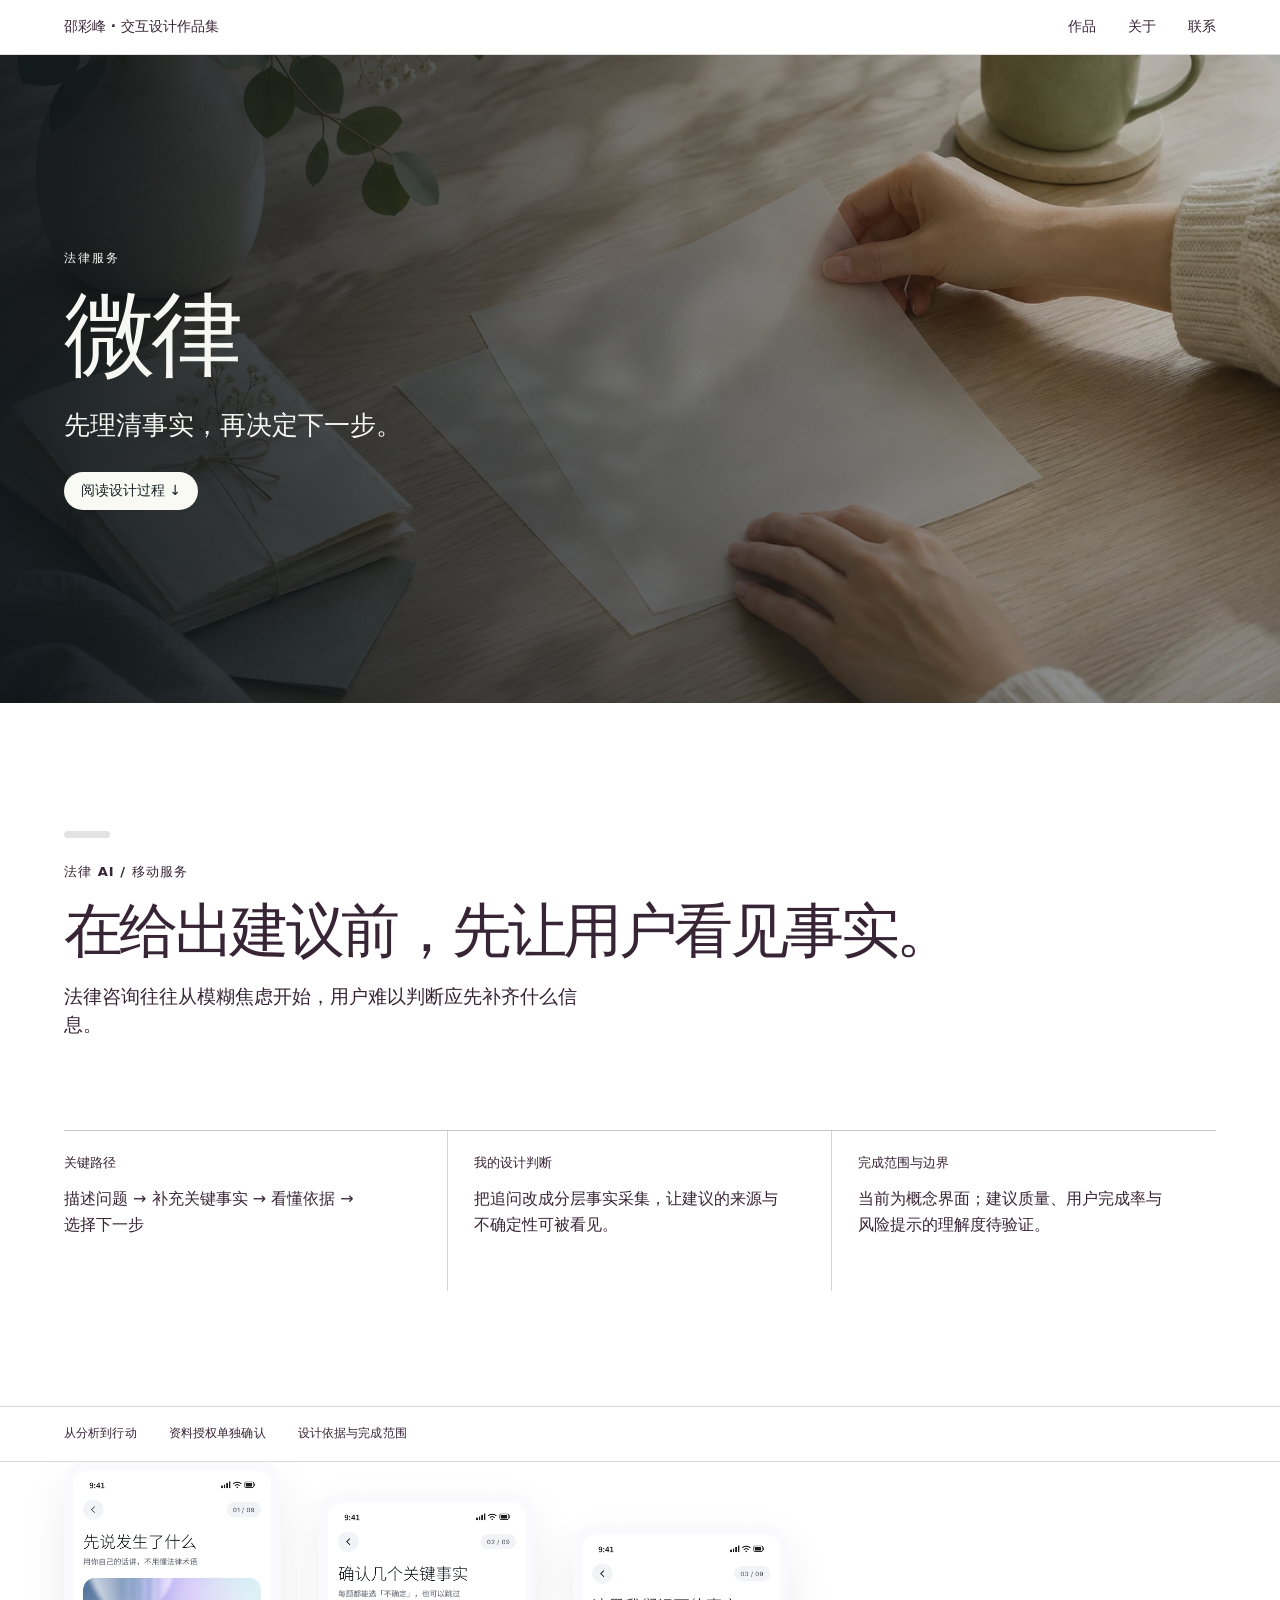
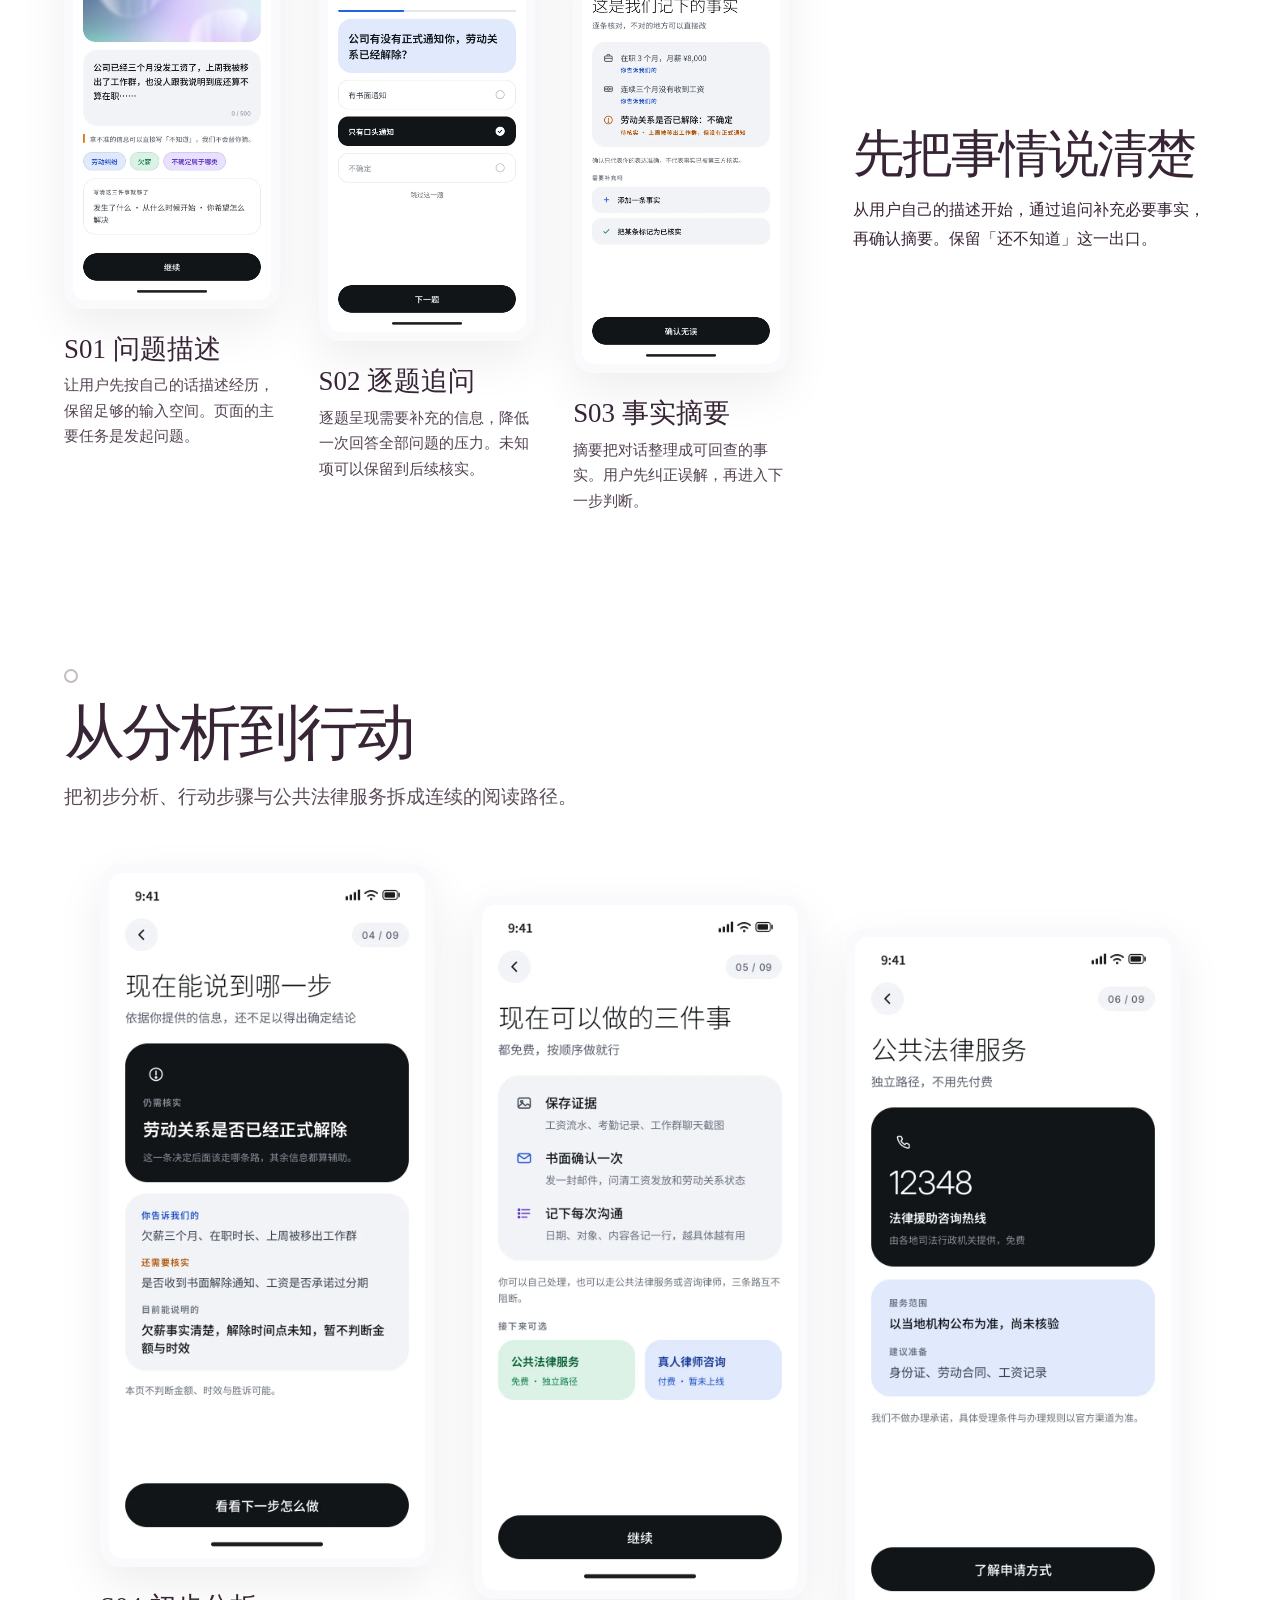
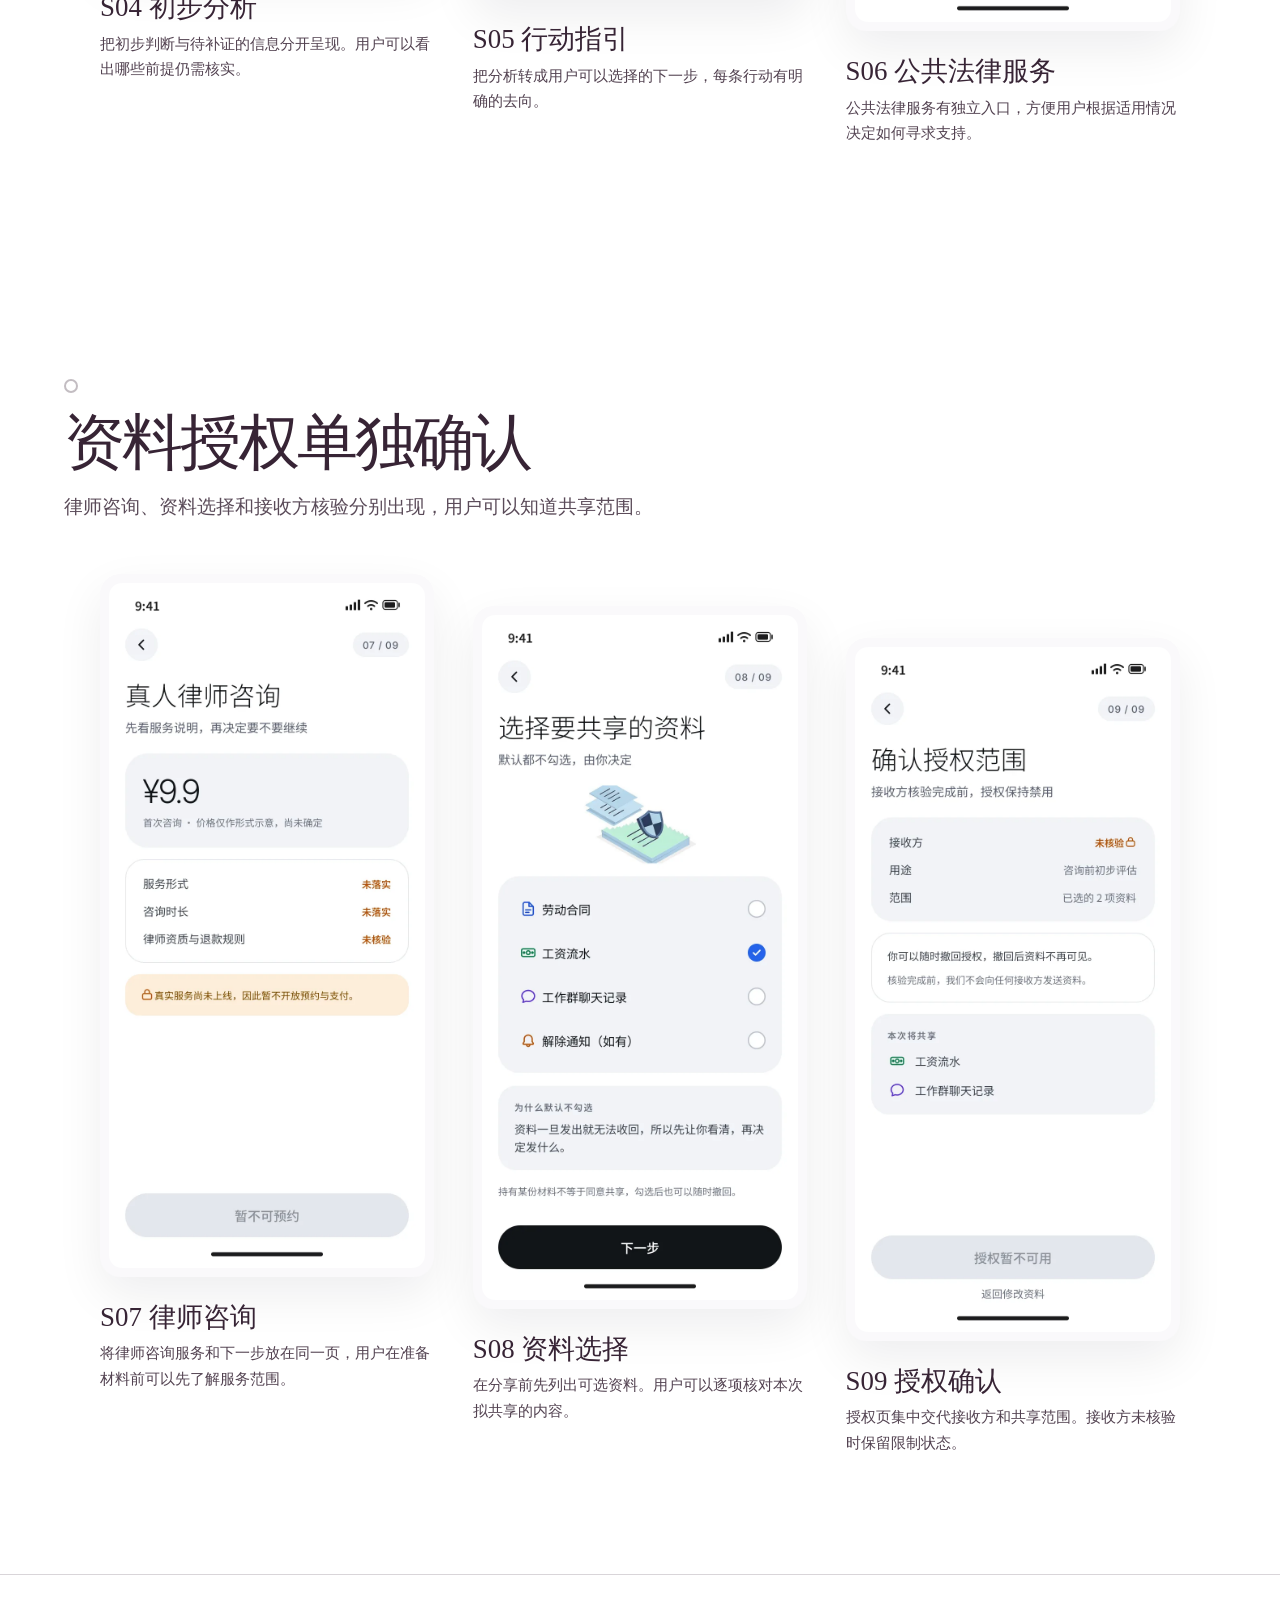
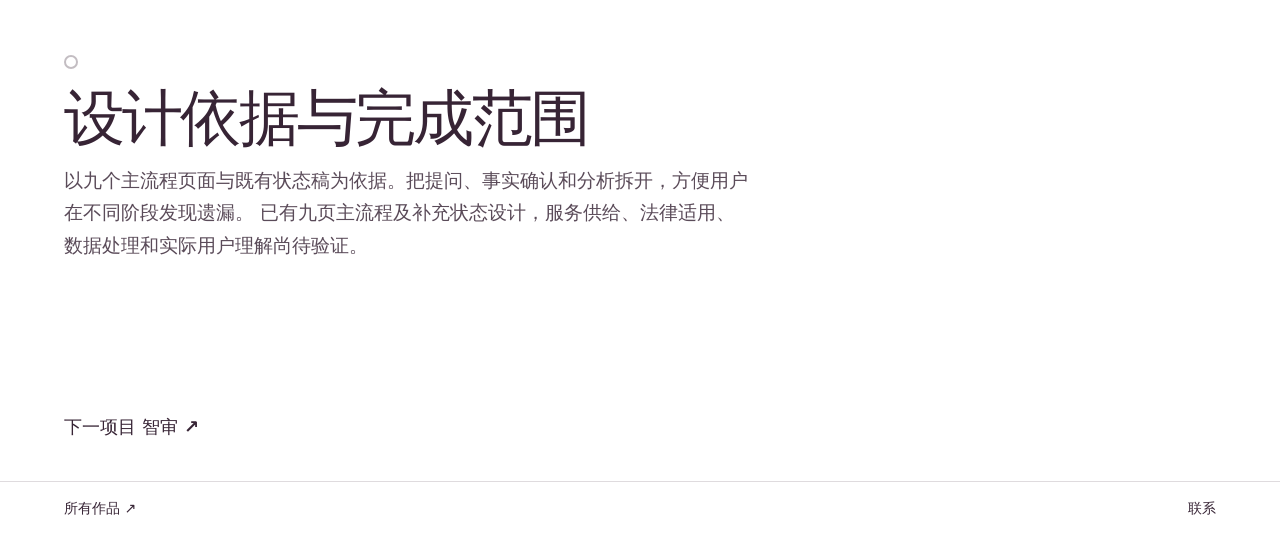
<file: case-weilu.html>
<!doctype html><html lang="zh-CN"><head><meta charset=utf-8><meta name=viewport content="width=device-width,initial-scale=1"><title>微律 · 交互设计</title><link rel=stylesheet href="design.css"></head><body class="weilu"><a class=skip href="#main">跳到正文</a><div class=nav><a href="index.html">邵彩峰 · 交互设计作品集</a><nav aria-label="主导航"><a href="work.html">作品</a><a href="about.html">关于</a><a href="contact.html">联系</a></nav></div><main id=main><section class="scene scene-weilu" aria-labelledby="scene-title"><div class="scene-copy"><p>法律服务</p><h1 id="scene-title">微律</h1><p>先理清事实，再决定下一步。</p><a href="#case-study">阅读设计过程 ↓</a></div></section><section id="case-study" class="case-evidence"><header><p>法律 AI / 移动服务</p><h2>在给出建议前，先让用户看见事实。</h2><p>法律咨询往往从模糊焦虑开始，用户难以判断应先补齐什么信息。</p></header><div class="evidence-rail"><article><span>关键路径</span><p>描述问题 → 补充关键事实 → 看懂依据 → 选择下一步</p></article><article><span>我的设计判断</span><p>把追问改成分层事实采集，让建议的来源与不确定性可被看见。</p></article><article><span>完成范围与边界</span><p>当前为概念界面；建议质量、用户完成率与风险提示的理解度待验证。</p></article></div></section><nav class="chapters" aria-label="案例章节"><a href="#chapter-1">从分析到行动</a><a href="#chapter-2">资料授权单独确认</a><a href="#chapter-3">设计依据与完成范围</a></nav><div class="journal-opening"><div class="images phones"><figure class="portrait annotated"><div class="image-surface"><a href="assets/weilu-01.webp" target="_blank" rel="noopener" aria-label="在新标签页打开原图：S01 问题描述"><img src="assets/weilu-01.webp" alt="S01 问题描述" width="780" height="1688"></a></div><figcaption><strong>S01 问题描述</strong><p>让用户先按自己的话描述经历，保留足够的输入空间。页面的主要任务是发起问题。</p></figcaption></figure><figure class="portrait annotated"><div class="image-surface"><a href="assets/weilu-02.webp" target="_blank" rel="noopener" aria-label="在新标签页打开原图：S02 逐题追问"><img src="assets/weilu-02.webp" alt="S02 逐题追问" width="780" height="1688"></a></div><figcaption><strong>S02 逐题追问</strong><p>逐题呈现需要补充的信息，降低一次回答全部问题的压力。未知项可以保留到后续核实。</p></figcaption></figure><figure class="portrait annotated"><div class="image-surface"><a href="assets/weilu-03.webp" target="_blank" rel="noopener" aria-label="在新标签页打开原图：S03 事实摘要"><img src="assets/weilu-03.webp" alt="S03 事实摘要" width="780" height="1688"></a></div><figcaption><strong>S03 事实摘要</strong><p>摘要把对话整理成可回查的事实。用户先纠正误解，再进入下一步判断。</p></figcaption></figure></div><aside><h2>先把事情说清楚</h2><p>从用户自己的描述开始，通过追问补充必要事实，再确认摘要。保留「还不知道」这一出口。</p></aside></div><section class="section journal" id="chapter-1"><header><h2>从分析到行动</h2><p>把初步分析、行动步骤与公共法律服务拆成连续的阅读路径。</p></header><div class="images phones"><figure class="portrait annotated"><div class="image-surface"><a href="assets/weilu-04.webp" target="_blank" rel="noopener" aria-label="在新标签页打开原图：S04 初步分析"><img src="assets/weilu-04.webp" alt="S04 初步分析" width="780" height="1688"></a></div><figcaption><strong>S04 初步分析</strong><p>把初步判断与待补证的信息分开呈现。用户可以看出哪些前提仍需核实。</p></figcaption></figure><figure class="portrait annotated"><div class="image-surface"><a href="assets/weilu-05.webp" target="_blank" rel="noopener" aria-label="在新标签页打开原图：S05 行动指引"><img src="assets/weilu-05.webp" alt="S05 行动指引" width="780" height="1688"></a></div><figcaption><strong>S05 行动指引</strong><p>把分析转成用户可以选择的下一步，每条行动有明确的去向。</p></figcaption></figure><figure class="portrait annotated"><div class="image-surface"><a href="assets/weilu-06.webp" target="_blank" rel="noopener" aria-label="在新标签页打开原图：S06 公共法律服务"><img src="assets/weilu-06.webp" alt="S06 公共法律服务" width="780" height="1688"></a></div><figcaption><strong>S06 公共法律服务</strong><p>公共法律服务有独立入口，方便用户根据适用情况决定如何寻求支持。</p></figcaption></figure></div></section><section class="section journal" id="chapter-2"><header><h2>资料授权单独确认</h2><p>律师咨询、资料选择和接收方核验分别出现，用户可以知道共享范围。</p></header><div class="images phones"><figure class="portrait annotated"><div class="image-surface"><a href="assets/weilu-07.webp" target="_blank" rel="noopener" aria-label="在新标签页打开原图：S07 律师咨询"><img src="assets/weilu-07.webp" alt="S07 律师咨询" width="780" height="1688"></a></div><figcaption><strong>S07 律师咨询</strong><p>将律师咨询服务和下一步放在同一页，用户在准备材料前可以先了解服务范围。</p></figcaption></figure><figure class="portrait annotated"><div class="image-surface"><a href="assets/weilu-08.webp" target="_blank" rel="noopener" aria-label="在新标签页打开原图：S08 资料选择"><img src="assets/weilu-08.webp" alt="S08 资料选择" width="780" height="1688"></a></div><figcaption><strong>S08 资料选择</strong><p>在分享前先列出可选资料。用户可以逐项核对本次拟共享的内容。</p></figcaption></figure><figure class="portrait annotated"><div class="image-surface"><a href="assets/weilu-09.webp" target="_blank" rel="noopener" aria-label="在新标签页打开原图：S09 授权确认"><img src="assets/weilu-09.webp" alt="S09 授权确认" width="780" height="1688"></a></div><figcaption><strong>S09 授权确认</strong><p>授权页集中交代接收方和共享范围。接收方未核验时保留限制状态。</p></figcaption></figure></div></section><section class="section scope" id="chapter-3"><header><h2>设计依据与完成范围</h2><p>以九个主流程页面与既有状态稿为依据。把提问、事实确认和分析拆开，方便用户在不同阶段发现遗漏。 已有九页主流程及补充状态设计，服务供给、法律适用、数据处理和实际用户理解尚待验证。</p></header></section><a class=next href="case-zhishen.html">下一项目 <strong>智审 ↗</strong></a></main><footer><a href="work.html">所有作品 ↗</a><a href="contact.html">联系</a></footer></body></html>
</file>
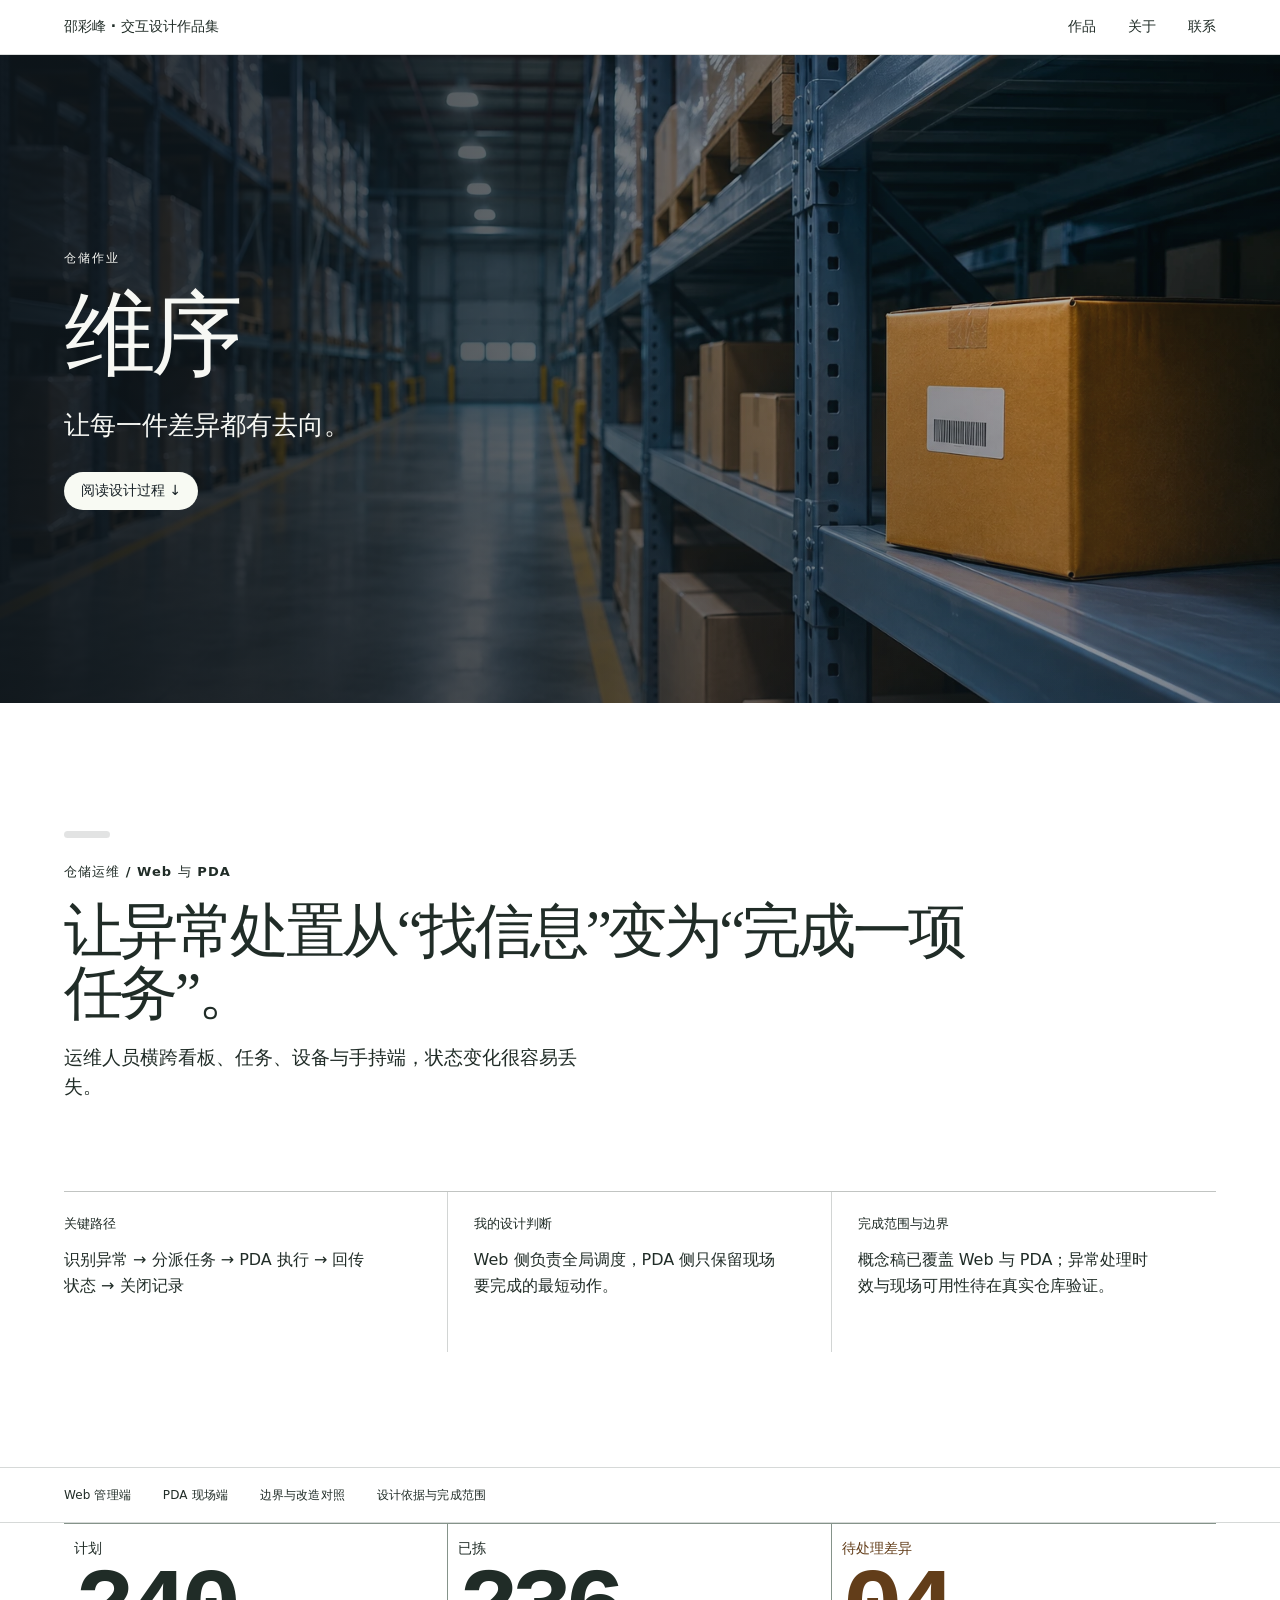
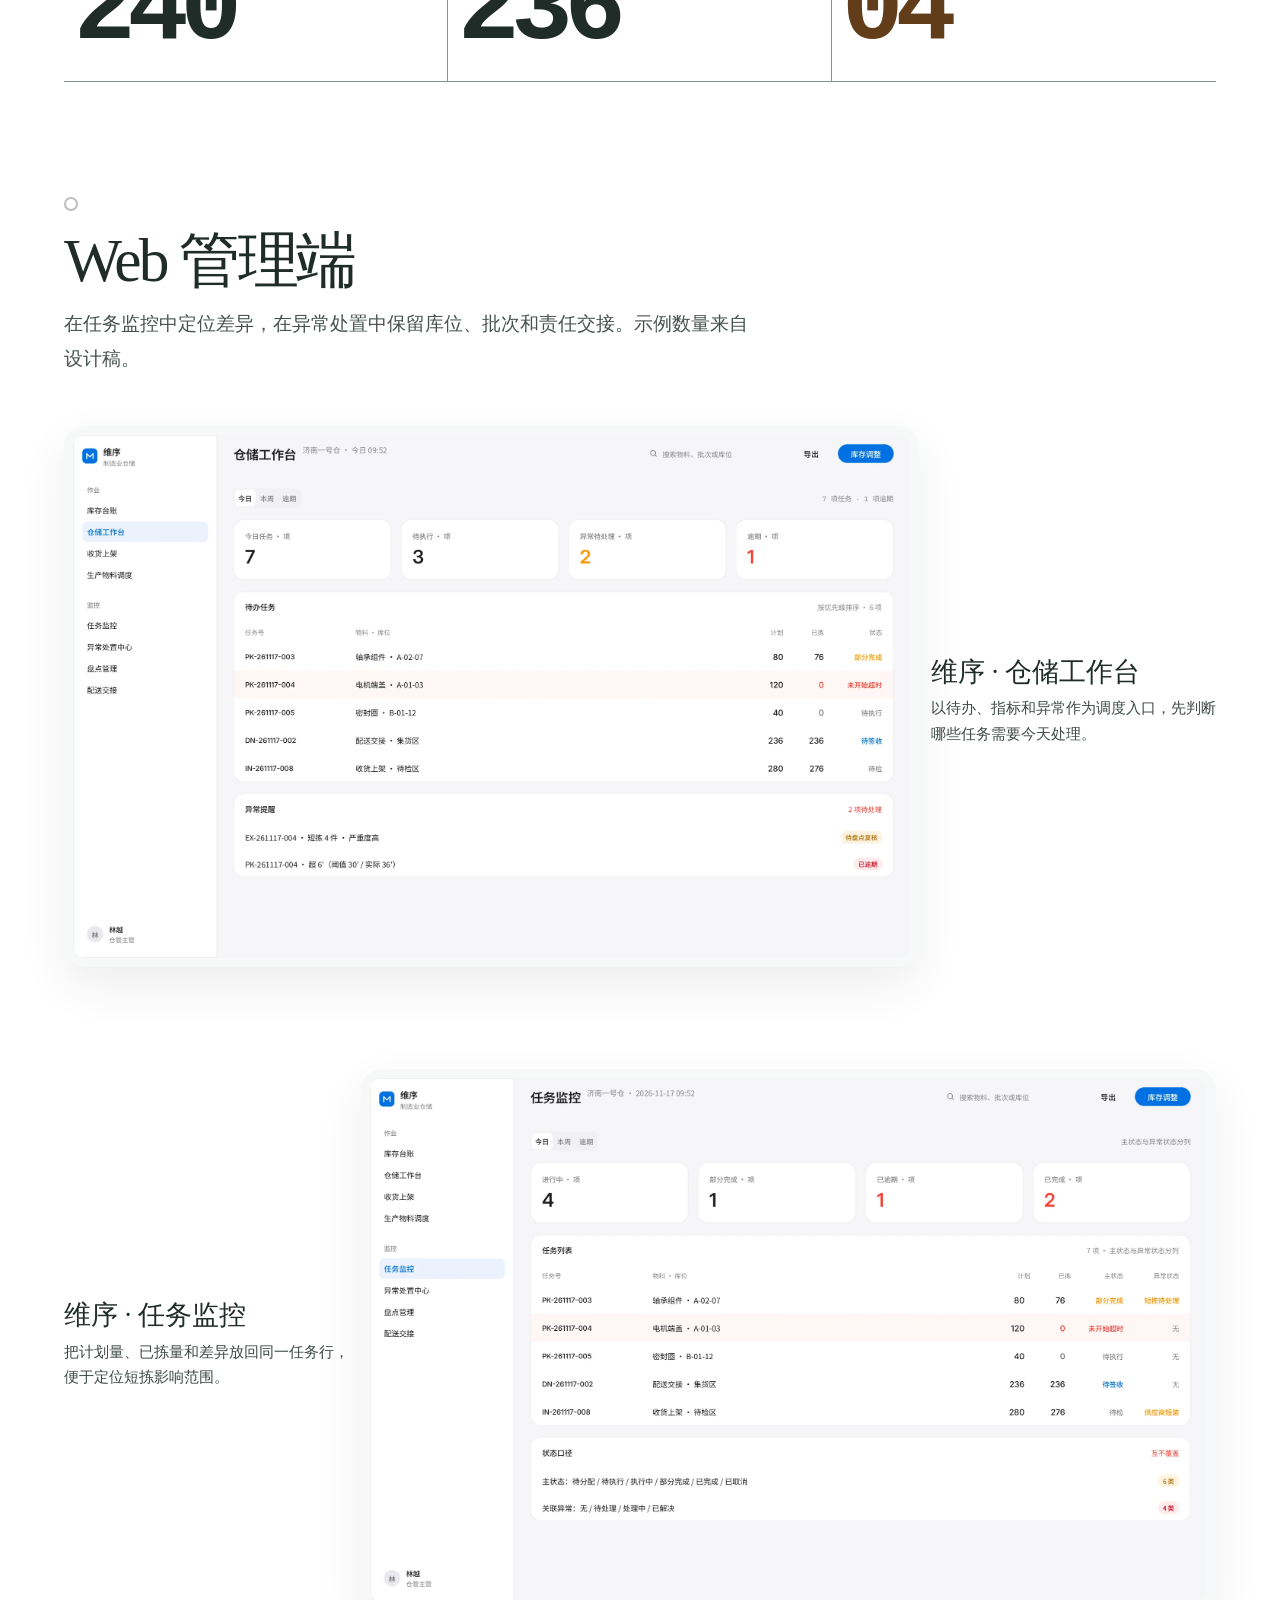
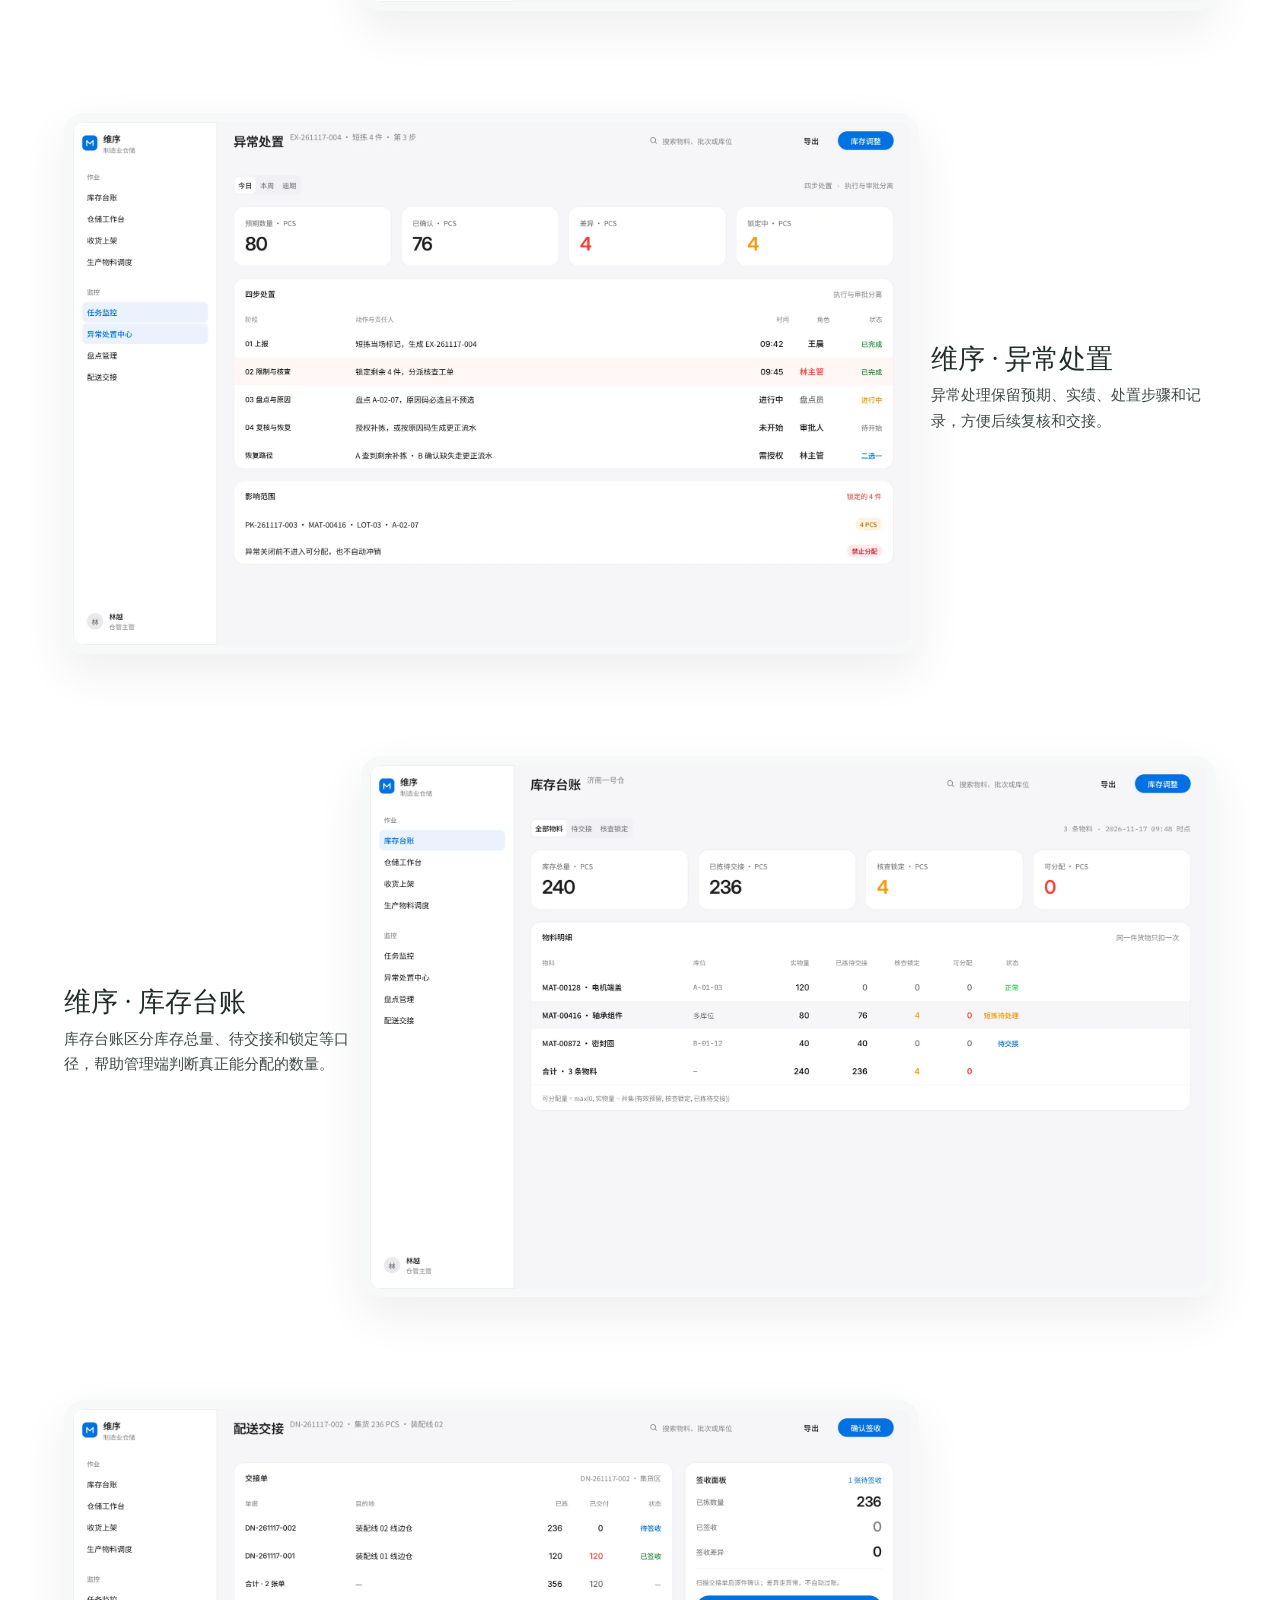
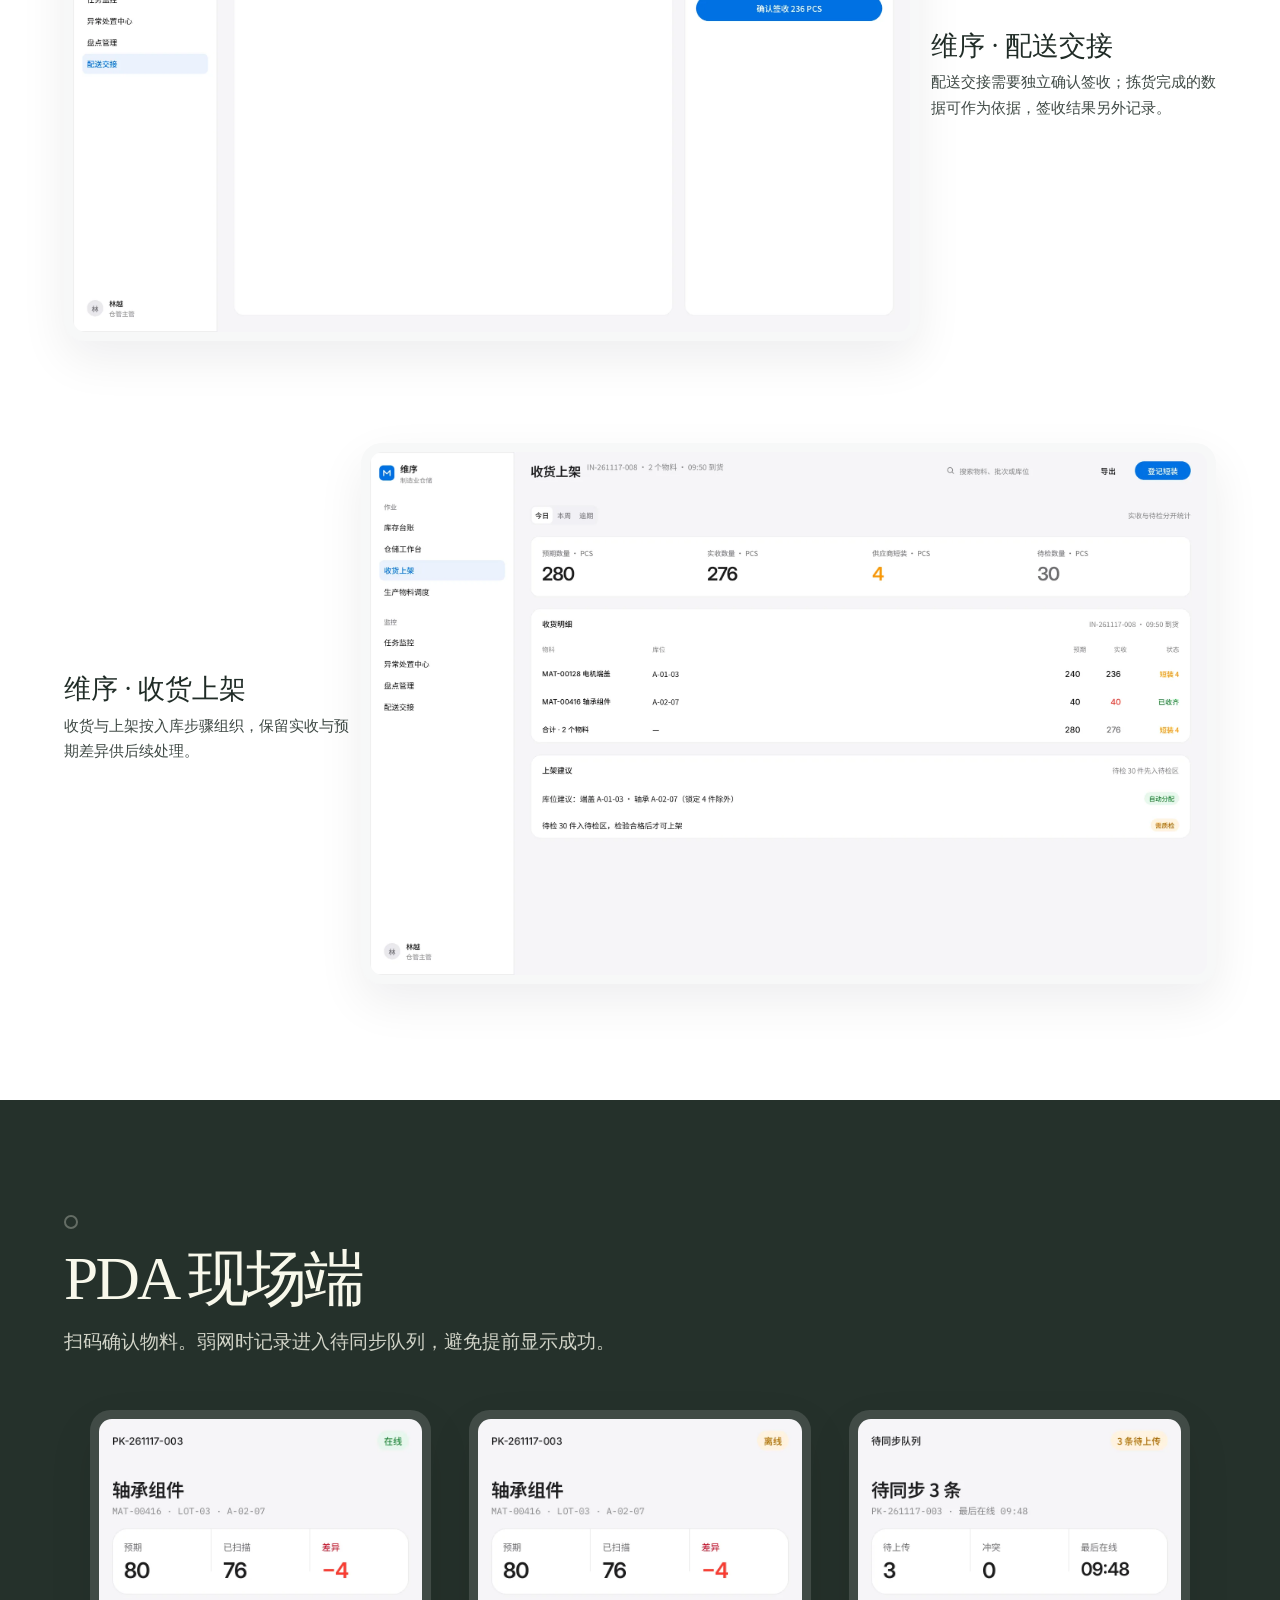
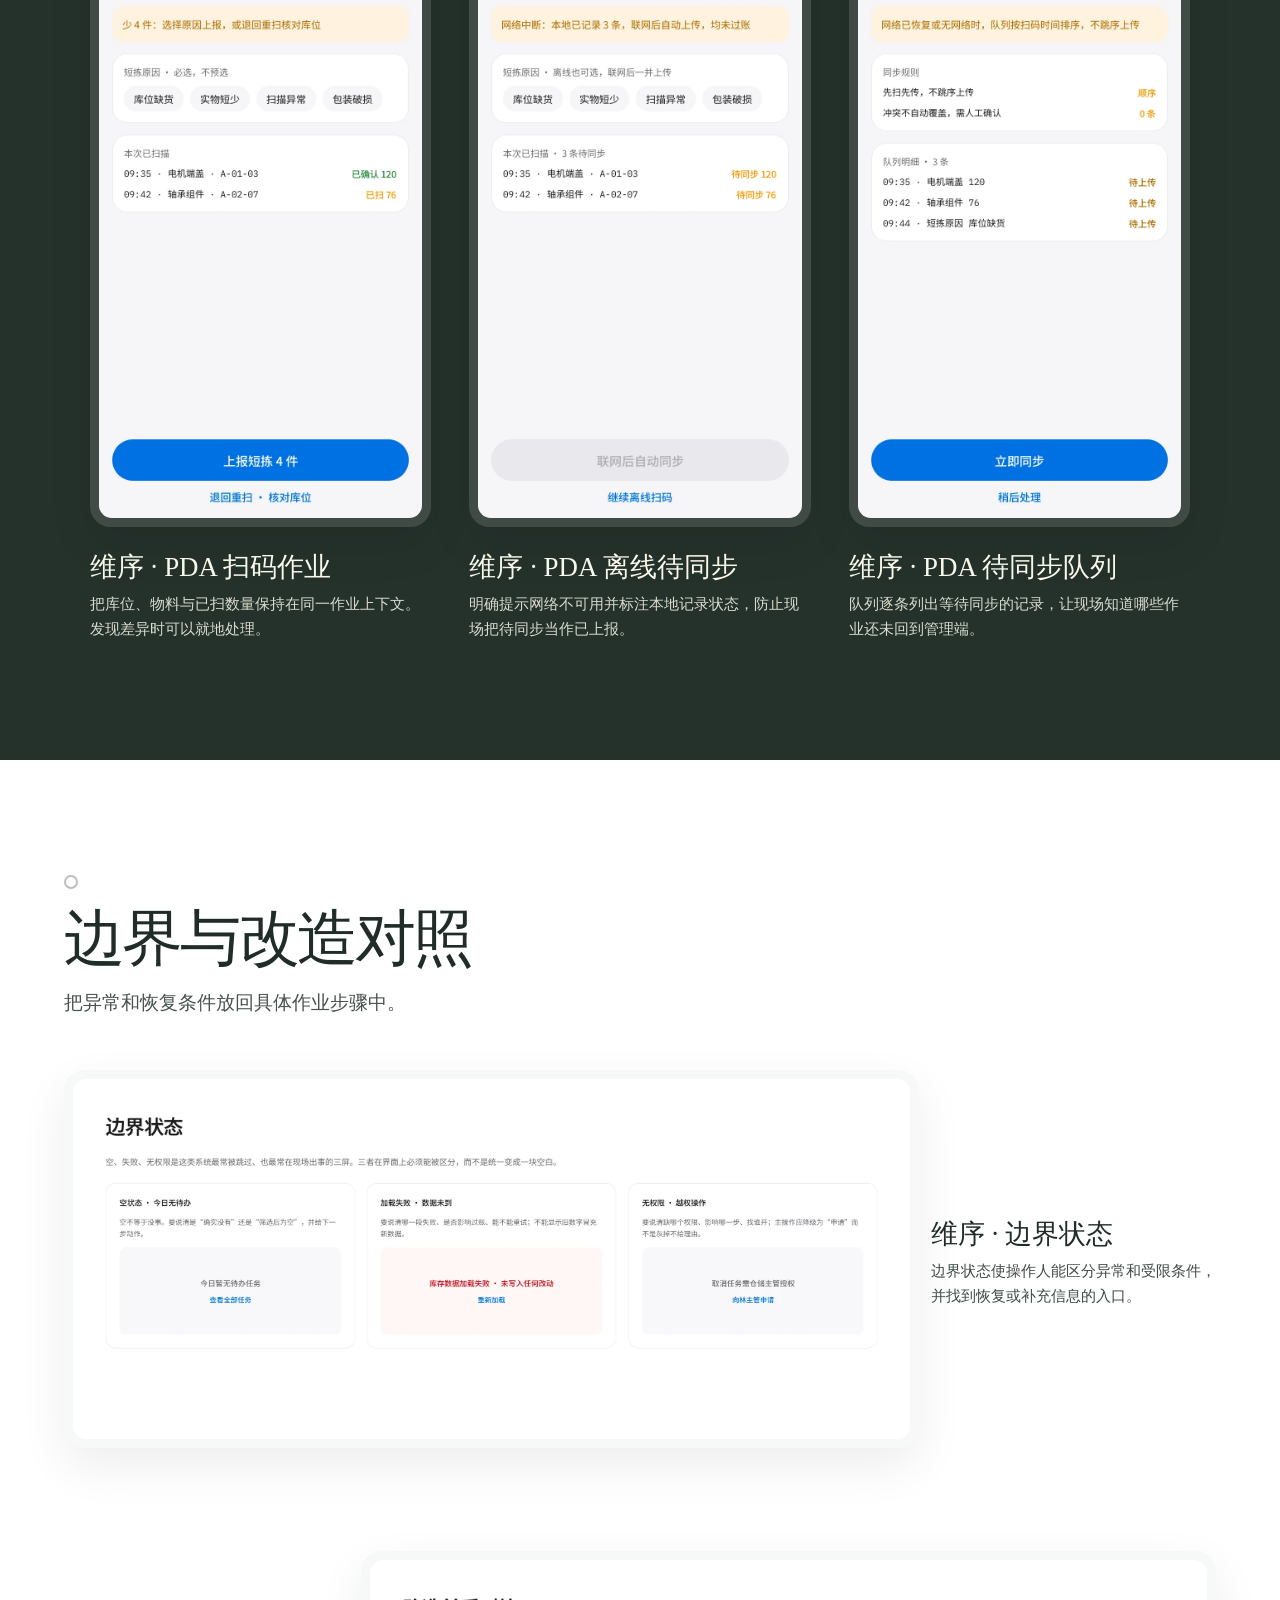
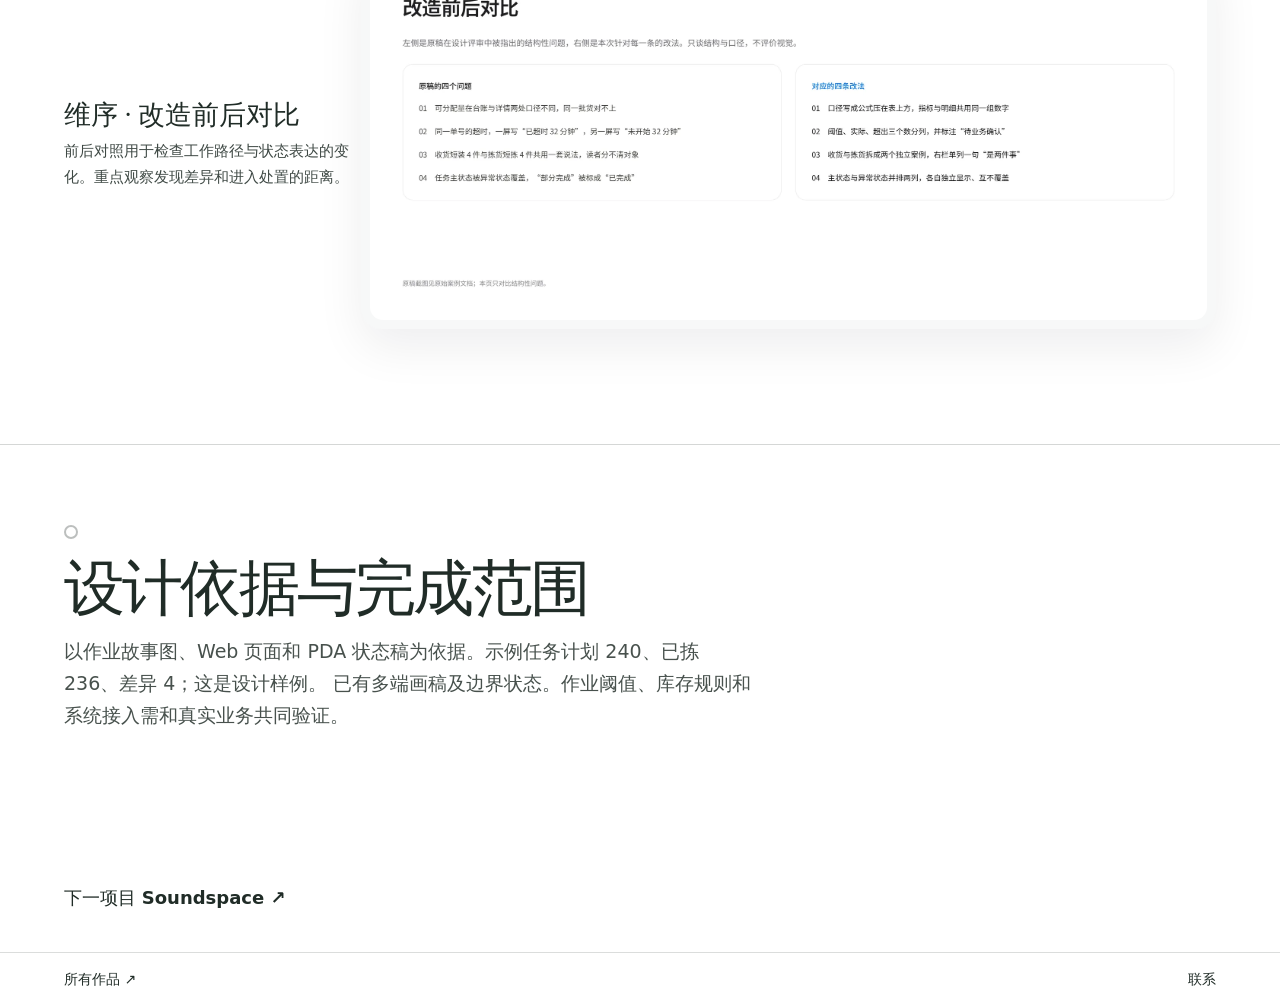
<file: case-weisu.html>
<!doctype html><html lang="zh-CN"><head><meta charset=utf-8><meta name=viewport content="width=device-width,initial-scale=1"><title>维序 · 交互设计</title><link rel=stylesheet href="design.css"></head><body class="weisu"><a class=skip href="#main">跳到正文</a><div class=nav><a href="index.html">邵彩峰 · 交互设计作品集</a><nav aria-label="主导航"><a href="work.html">作品</a><a href="about.html">关于</a><a href="contact.html">联系</a></nav></div><main id=main><section class="scene scene-weisu" aria-labelledby="scene-title"><div class="scene-copy"><p>仓储作业</p><h1 id="scene-title">维序</h1><p>让每一件差异都有去向。</p><a href="#case-study">阅读设计过程 ↓</a></div></section><section id="case-study" class="case-evidence"><header><p>仓储运维 / Web 与 PDA</p><h2>让异常处置从“找信息”变为“完成一项任务”。</h2><p>运维人员横跨看板、任务、设备与手持端，状态变化很容易丢失。</p></header><div class="evidence-rail"><article><span>关键路径</span><p>识别异常 → 分派任务 → PDA 执行 → 回传状态 → 关闭记录</p></article><article><span>我的设计判断</span><p>Web 侧负责全局调度，PDA 侧只保留现场要完成的最短动作。</p></article><article><span>完成范围与边界</span><p>概念稿已覆盖 Web 与 PDA；异常处理时效与现场可用性待在真实仓库验证。</p></article></div></section><nav class="chapters" aria-label="案例章节"><a href="#chapter-1">Web 管理端</a><a href="#chapter-2">PDA 现场端</a><a href="#chapter-3">边界与改造对照</a><a href="#chapter-4">设计依据与完成范围</a></nav><dl class="ledger"><div><dt>计划</dt><dd>240</dd></div><div><dt>已拣</dt><dd>236</dd></div><div><dt>待处理差异</dt><dd>04</dd></div></dl><section class="section warehouse" id="chapter-1"><header><h2>Web 管理端</h2><p>在任务监控中定位差异，在异常处置中保留库位、批次和责任交接。示例数量来自设计稿。</p></header><div class="images "><figure class="landscape annotated"><div class="image-surface"><a href="assets/weisu-01.webp" target="_blank" rel="noopener" aria-label="在新标签页打开原图：维序 · 仓储工作台"><img src="assets/weisu-01.webp" alt="维序 · 仓储工作台" width="2880" height="1800"></a></div><figcaption><strong>维序 · 仓储工作台</strong><p>以待办、指标和异常作为调度入口，先判断哪些任务需要今天处理。</p></figcaption></figure><figure class="landscape annotated"><div class="image-surface"><a href="assets/weisu-02.webp" target="_blank" rel="noopener" aria-label="在新标签页打开原图：维序 · 任务监控"><img src="assets/weisu-02.webp" alt="维序 · 任务监控" width="2880" height="1800"></a></div><figcaption><strong>维序 · 任务监控</strong><p>把计划量、已拣量和差异放回同一任务行，便于定位短拣影响范围。</p></figcaption></figure><figure class="landscape annotated"><div class="image-surface"><a href="assets/weisu-03.webp" target="_blank" rel="noopener" aria-label="在新标签页打开原图：维序 · 异常处置"><img src="assets/weisu-03.webp" alt="维序 · 异常处置" width="2880" height="1800"></a></div><figcaption><strong>维序 · 异常处置</strong><p>异常处理保留预期、实绩、处置步骤和记录，方便后续复核和交接。</p></figcaption></figure><figure class="landscape annotated"><div class="image-surface"><a href="assets/weisu-07.webp" target="_blank" rel="noopener" aria-label="在新标签页打开原图：维序 · 库存台账"><img src="assets/weisu-07.webp" alt="维序 · 库存台账" width="2880" height="1800"></a></div><figcaption><strong>维序 · 库存台账</strong><p>库存台账区分库存总量、待交接和锁定等口径，帮助管理端判断真正能分配的数量。</p></figcaption></figure><figure class="landscape annotated"><div class="image-surface"><a href="assets/weisu-08.webp" target="_blank" rel="noopener" aria-label="在新标签页打开原图：维序 · 配送交接"><img src="assets/weisu-08.webp" alt="维序 · 配送交接" width="2880" height="1800"></a></div><figcaption><strong>维序 · 配送交接</strong><p>配送交接需要独立确认签收；拣货完成的数据可作为依据，签收结果另外记录。</p></figcaption></figure><figure class="landscape annotated"><div class="image-surface"><a href="assets/weisu-09.webp" target="_blank" rel="noopener" aria-label="在新标签页打开原图：维序 · 收货上架"><img src="assets/weisu-09.webp" alt="维序 · 收货上架" width="2880" height="1800"></a></div><figcaption><strong>维序 · 收货上架</strong><p>收货与上架按入库步骤组织，保留实收与预期差异供后续处理。</p></figcaption></figure></div></section><section class="section terminal" id="chapter-2"><header><h2>PDA 现场端</h2><p>扫码确认物料。弱网时记录进入待同步队列，避免提前显示成功。</p></header><div class="images phones"><figure class="portrait annotated"><div class="image-surface"><a href="assets/weisu-04.webp" target="_blank" rel="noopener" aria-label="在新标签页打开原图：维序 · PDA 扫码作业"><img src="assets/weisu-04.webp" alt="维序 · PDA 扫码作业" width="780" height="1688"></a></div><figcaption><strong>维序 · PDA 扫码作业</strong><p>把库位、物料与已扫数量保持在同一作业上下文。发现差异时可以就地处理。</p></figcaption></figure><figure class="portrait annotated"><div class="image-surface"><a href="assets/weisu-05.webp" target="_blank" rel="noopener" aria-label="在新标签页打开原图：维序 · PDA 离线待同步"><img src="assets/weisu-05.webp" alt="维序 · PDA 离线待同步" width="780" height="1688"></a></div><figcaption><strong>维序 · PDA 离线待同步</strong><p>明确提示网络不可用并标注本地记录状态，防止现场把待同步当作已上报。</p></figcaption></figure><figure class="portrait annotated"><div class="image-surface"><a href="assets/weisu-06.webp" target="_blank" rel="noopener" aria-label="在新标签页打开原图：维序 · PDA 待同步队列"><img src="assets/weisu-06.webp" alt="维序 · PDA 待同步队列" width="780" height="1688"></a></div><figcaption><strong>维序 · PDA 待同步队列</strong><p>队列逐条列出等待同步的记录，让现场知道哪些作业还未回到管理端。</p></figcaption></figure></div></section><section class="section warehouse" id="chapter-3"><header><h2>边界与改造对照</h2><p>把异常和恢复条件放回具体作业步骤中。</p></header><div class="images "><figure class="landscape annotated"><div class="image-surface"><a href="assets/weisu-10.webp" target="_blank" rel="noopener" aria-label="在新标签页打开原图：维序 · 边界状态"><img src="assets/weisu-10.webp" alt="维序 · 边界状态" width="2880" height="1240"></a></div><figcaption><strong>维序 · 边界状态</strong><p>边界状态使操作人能区分异常和受限条件，并找到恢复或补充信息的入口。</p></figcaption></figure><figure class="landscape annotated"><div class="image-surface"><a href="assets/weisu-11.webp" target="_blank" rel="noopener" aria-label="在新标签页打开原图：维序 · 改造前后对比"><img src="assets/weisu-11.webp" alt="维序 · 改造前后对比" width="2880" height="1240"></a></div><figcaption><strong>维序 · 改造前后对比</strong><p>前后对照用于检查工作路径与状态表达的变化。重点观察发现差异和进入处置的距离。</p></figcaption></figure></div></section><section class="section scope" id="chapter-4"><header><h2>设计依据与完成范围</h2><p>以作业故事图、Web 页面和 PDA 状态稿为依据。示例任务计划 240、已拣 236、差异 4；这是设计样例。 已有多端画稿及边界状态。作业阈值、库存规则和系统接入需和真实业务共同验证。</p></header></section><a class=next href="case-soundspace.html">下一项目 <strong>Soundspace ↗</strong></a></main><footer><a href="work.html">所有作品 ↗</a><a href="contact.html">联系</a></footer></body></html>
</file>
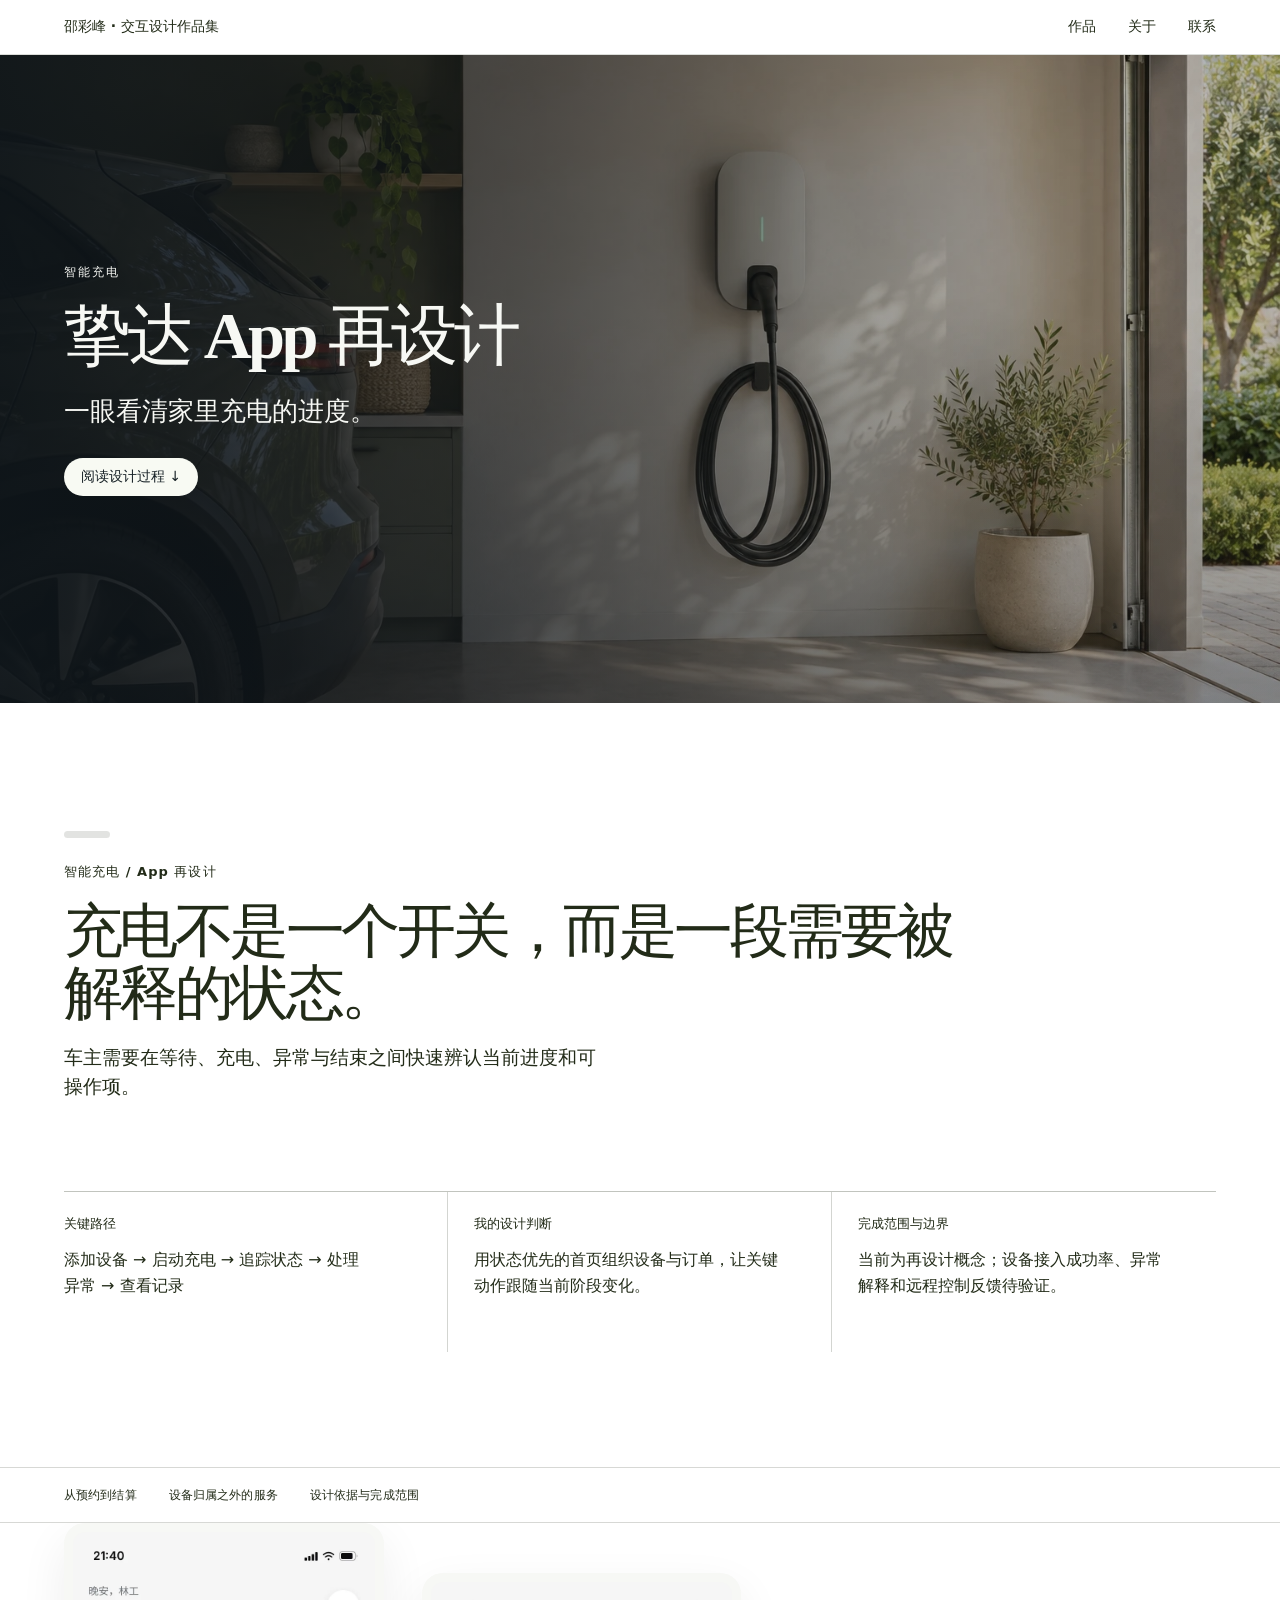
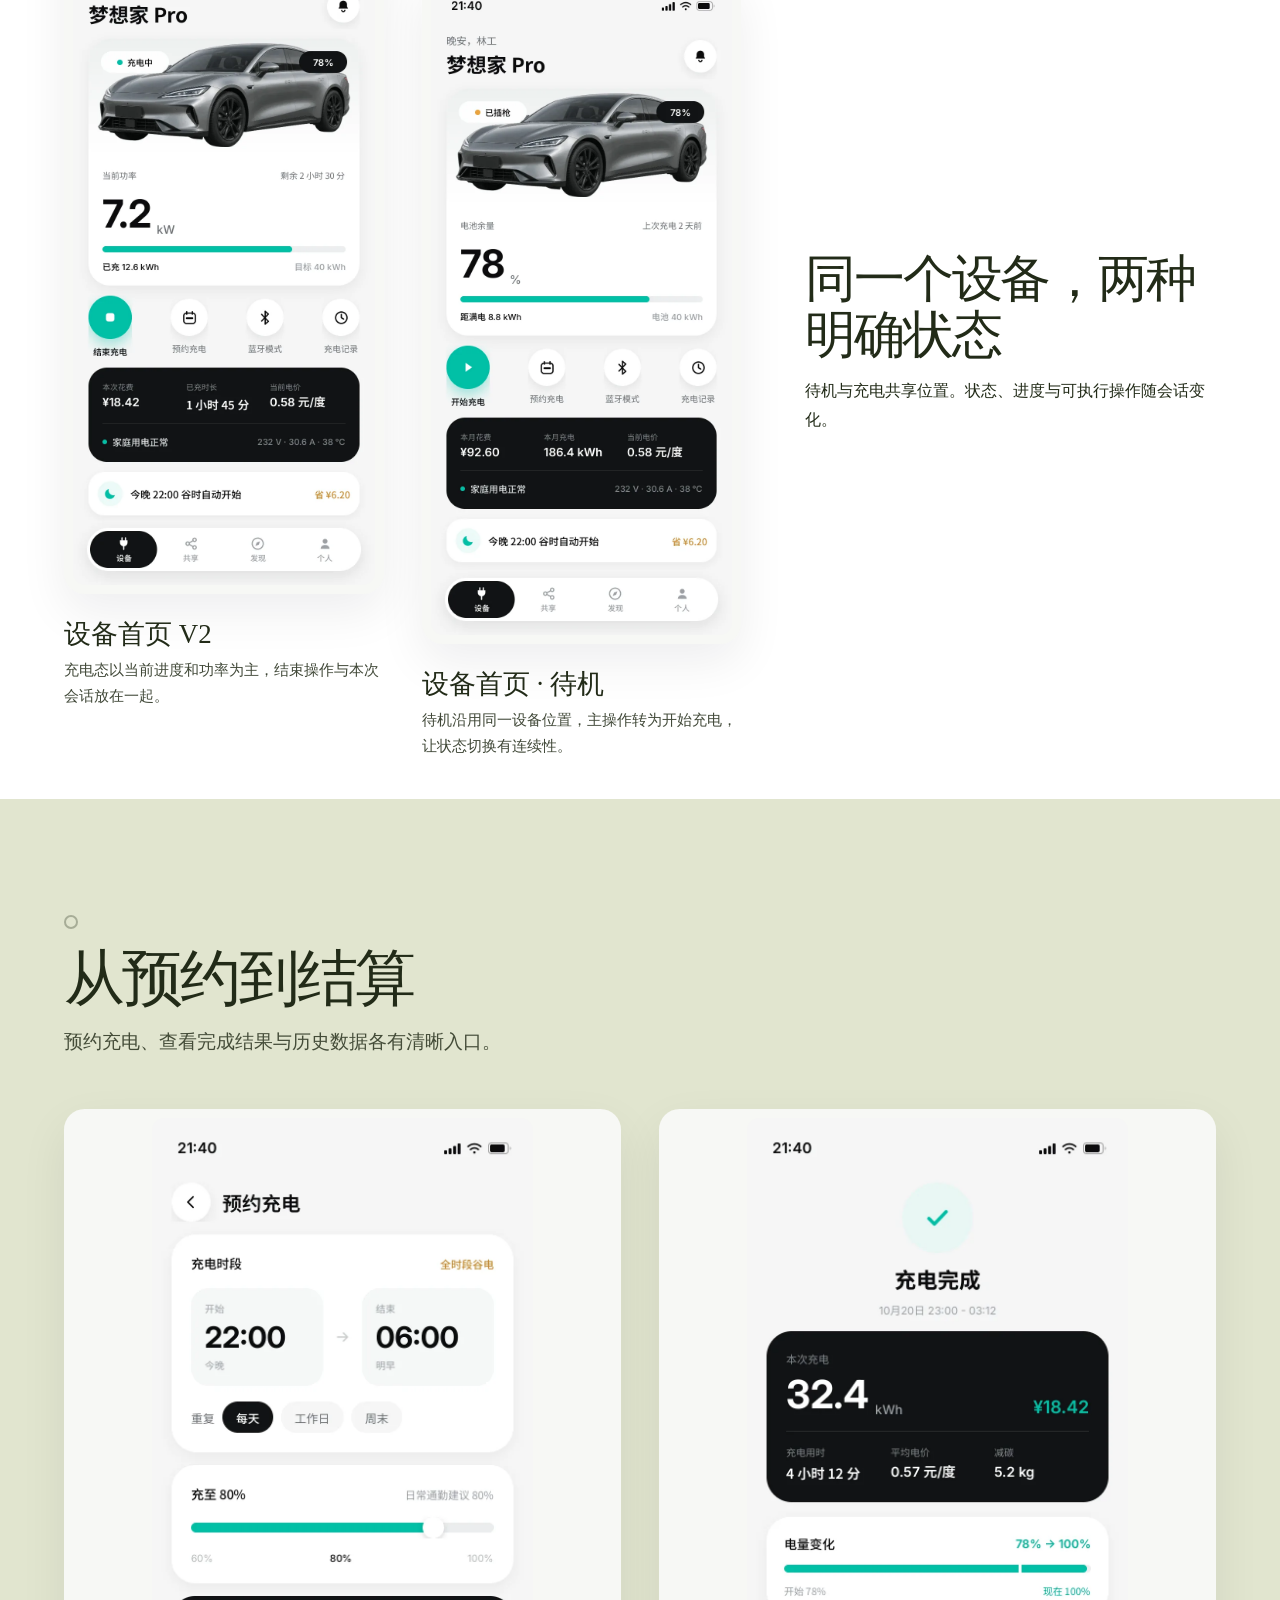
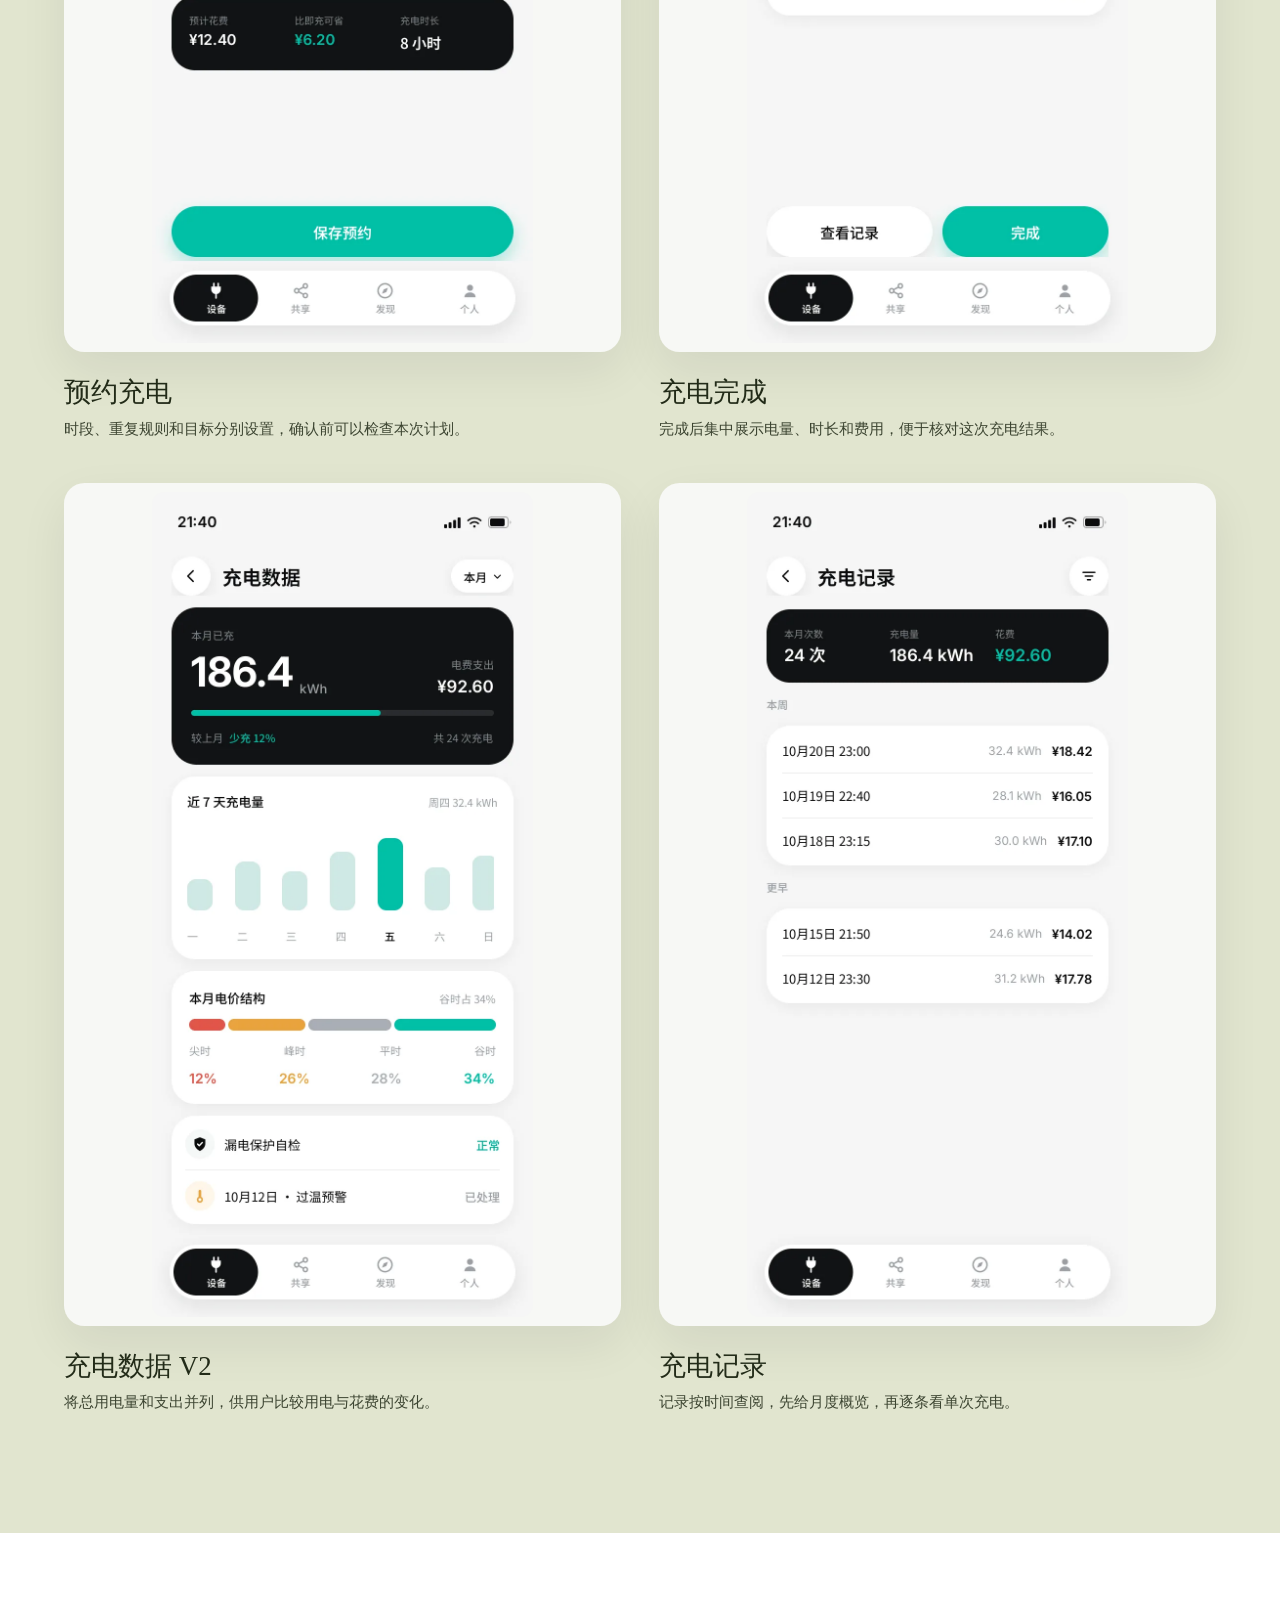
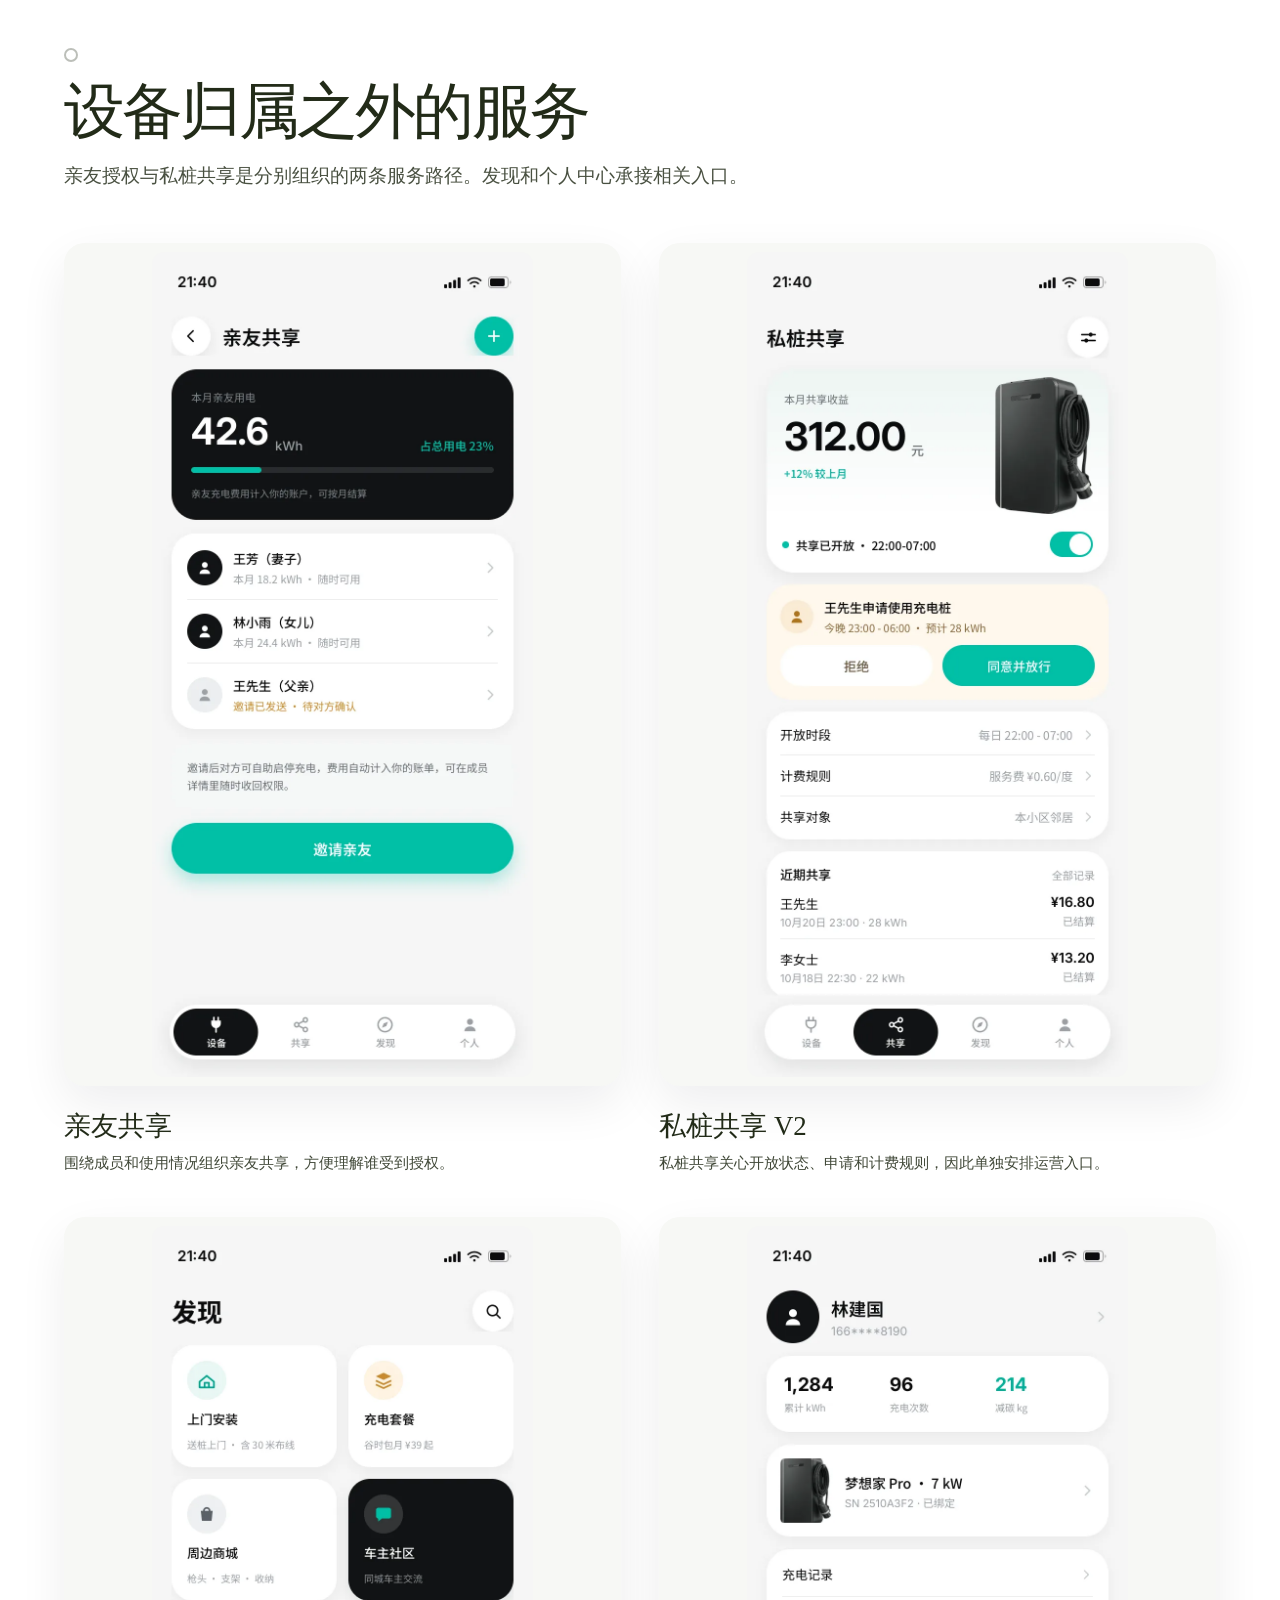
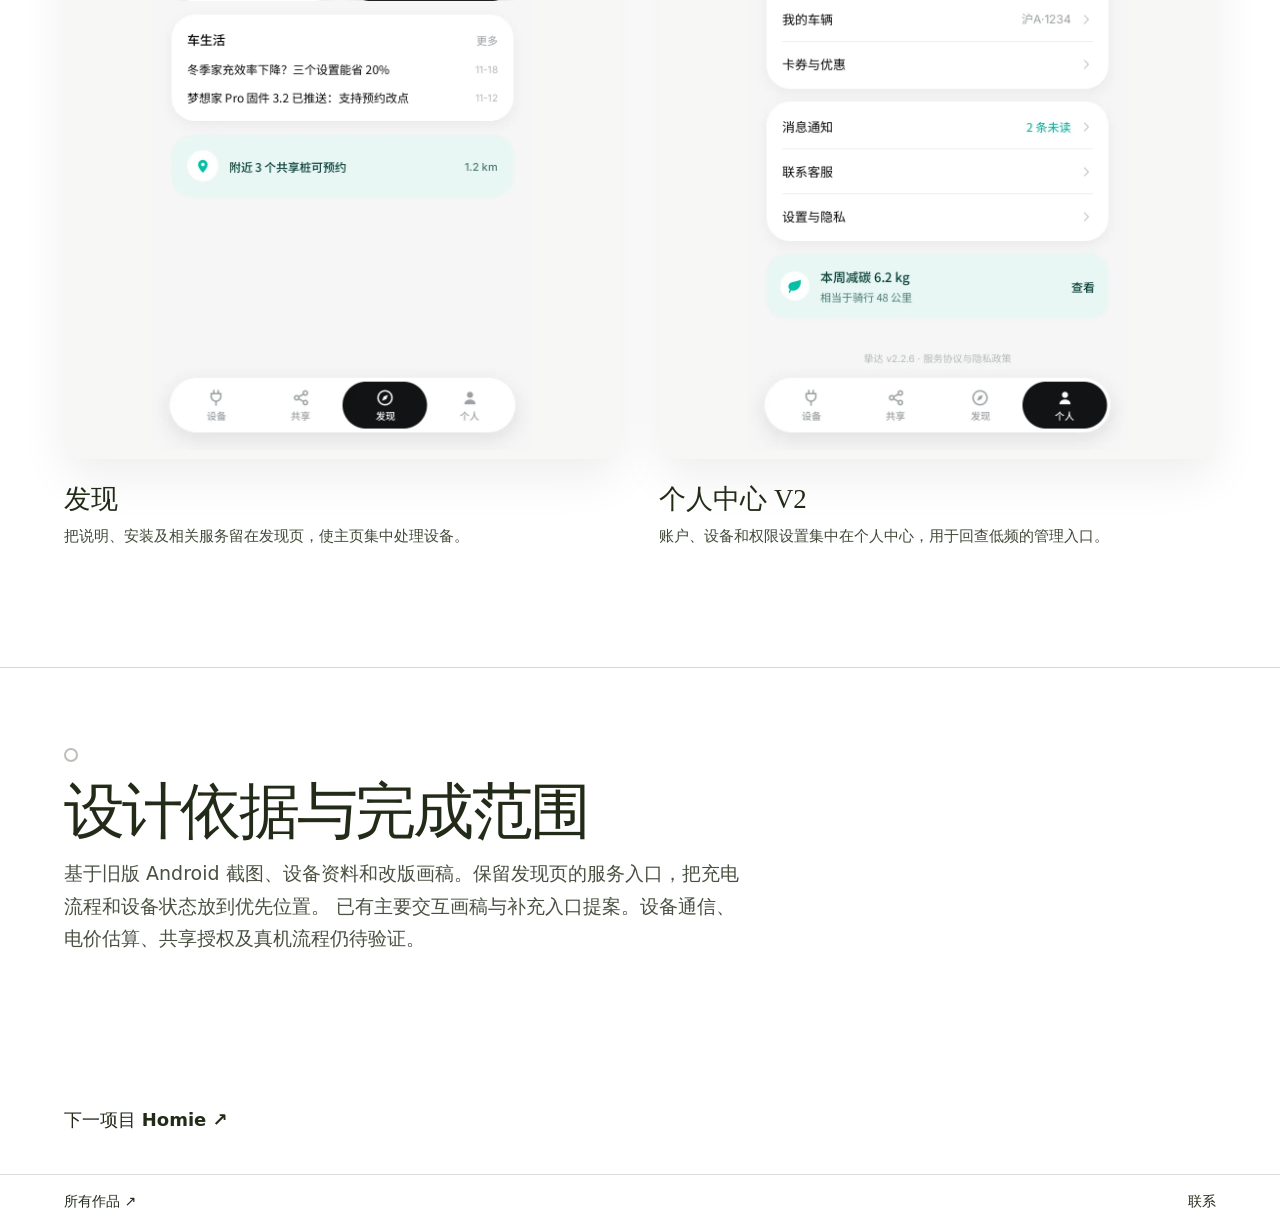
<file: case-zhida.html>
<!doctype html><html lang="zh-CN"><head><meta charset=utf-8><meta name=viewport content="width=device-width,initial-scale=1"><title>挚达 App 再设计 · 交互设计</title><link rel=stylesheet href="design.css"></head><body class="zhida"><a class=skip href="#main">跳到正文</a><div class=nav><a href="index.html">邵彩峰 · 交互设计作品集</a><nav aria-label="主导航"><a href="work.html">作品</a><a href="about.html">关于</a><a href="contact.html">联系</a></nav></div><main id=main><section class="scene scene-zhida" aria-labelledby="scene-title"><div class="scene-copy"><p>智能充电</p><h1 id="scene-title">挚达 App 再设计</h1><p>一眼看清家里充电的进度。</p><a href="#case-study">阅读设计过程 ↓</a></div></section><section id="case-study" class="case-evidence"><header><p>智能充电 / App 再设计</p><h2>充电不是一个开关，而是一段需要被解释的状态。</h2><p>车主需要在等待、充电、异常与结束之间快速辨认当前进度和可操作项。</p></header><div class="evidence-rail"><article><span>关键路径</span><p>添加设备 → 启动充电 → 追踪状态 → 处理异常 → 查看记录</p></article><article><span>我的设计判断</span><p>用状态优先的首页组织设备与订单，让关键动作跟随当前阶段变化。</p></article><article><span>完成范围与边界</span><p>当前为再设计概念；设备接入成功率、异常解释和远程控制反馈待验证。</p></article></div></section><nav class="chapters" aria-label="案例章节"><a href="#chapter-1">从预约到结算</a><a href="#chapter-2">设备归属之外的服务</a><a href="#chapter-3">设计依据与完成范围</a></nav><div class="charge-opening"><div class="images phones"><figure class="portrait annotated"><div class="image-surface"><a href="assets/zhida-01.webp" target="_blank" rel="noopener" aria-label="在新标签页打开原图：设备首页 V2"><img src="assets/zhida-01.webp" alt="设备首页 V2" width="780" height="1688"></a></div><figcaption><strong>设备首页 V2</strong><p>充电态以当前进度和功率为主，结束操作与本次会话放在一起。</p></figcaption></figure><figure class="portrait annotated"><div class="image-surface"><a href="assets/zhida-02.webp" target="_blank" rel="noopener" aria-label="在新标签页打开原图：设备首页 · 待机"><img src="assets/zhida-02.webp" alt="设备首页 · 待机" width="780" height="1688"></a></div><figcaption><strong>设备首页 · 待机</strong><p>待机沿用同一设备位置，主操作转为开始充电，让状态切换有连续性。</p></figcaption></figure></div><aside><h2>同一个设备，两种明确状态</h2><p>待机与充电共享位置。状态、进度与可执行操作随会话变化。</p></aside></div><section class="section charge-flow" id="chapter-1"><header><h2>从预约到结算</h2><p>预约充电、查看完成结果与历史数据各有清晰入口。</p></header><div class="images phones"><figure class="portrait annotated"><div class="image-surface"><a href="assets/zhida-03.webp" target="_blank" rel="noopener" aria-label="在新标签页打开原图：预约充电"><img src="assets/zhida-03.webp" alt="预约充电" width="780" height="1688"></a></div><figcaption><strong>预约充电</strong><p>时段、重复规则和目标分别设置，确认前可以检查本次计划。</p></figcaption></figure><figure class="portrait annotated"><div class="image-surface"><a href="assets/zhida-04.webp" target="_blank" rel="noopener" aria-label="在新标签页打开原图：充电完成"><img src="assets/zhida-04.webp" alt="充电完成" width="780" height="1688"></a></div><figcaption><strong>充电完成</strong><p>完成后集中展示电量、时长和费用，便于核对这次充电结果。</p></figcaption></figure><figure class="portrait annotated"><div class="image-surface"><a href="assets/zhida-07.webp" target="_blank" rel="noopener" aria-label="在新标签页打开原图：充电数据 V2"><img src="assets/zhida-07.webp" alt="充电数据 V2" width="780" height="1688"></a></div><figcaption><strong>充电数据 V2</strong><p>将总用电量和支出并列，供用户比较用电与花费的变化。</p></figcaption></figure><figure class="portrait annotated"><div class="image-surface"><a href="assets/zhida-08.webp" target="_blank" rel="noopener" aria-label="在新标签页打开原图：充电记录"><img src="assets/zhida-08.webp" alt="充电记录" width="780" height="1688"></a></div><figcaption><strong>充电记录</strong><p>记录按时间查阅，先给月度概览，再逐条看单次充电。</p></figcaption></figure></div></section><section class="section charge-extra" id="chapter-2"><header><h2>设备归属之外的服务</h2><p>亲友授权与私桩共享是分别组织的两条服务路径。发现和个人中心承接相关入口。</p></header><div class="images phones"><figure class="portrait annotated"><div class="image-surface"><a href="assets/zhida-05.webp" target="_blank" rel="noopener" aria-label="在新标签页打开原图：亲友共享"><img src="assets/zhida-05.webp" alt="亲友共享" width="780" height="1688"></a></div><figcaption><strong>亲友共享</strong><p>围绕成员和使用情况组织亲友共享，方便理解谁受到授权。</p></figcaption></figure><figure class="portrait annotated"><div class="image-surface"><a href="assets/zhida-06.webp" target="_blank" rel="noopener" aria-label="在新标签页打开原图：私桩共享 V2"><img src="assets/zhida-06.webp" alt="私桩共享 V2" width="780" height="1688"></a></div><figcaption><strong>私桩共享 V2</strong><p>私桩共享关心开放状态、申请和计费规则，因此单独安排运营入口。</p></figcaption></figure><figure class="portrait annotated"><div class="image-surface"><a href="assets/zhida-09.webp" target="_blank" rel="noopener" aria-label="在新标签页打开原图：发现"><img src="assets/zhida-09.webp" alt="发现" width="780" height="1688"></a></div><figcaption><strong>发现</strong><p>把说明、安装及相关服务留在发现页，使主页集中处理设备。</p></figcaption></figure><figure class="portrait annotated"><div class="image-surface"><a href="assets/zhida-10.webp" target="_blank" rel="noopener" aria-label="在新标签页打开原图：个人中心 V2"><img src="assets/zhida-10.webp" alt="个人中心 V2" width="780" height="1688"></a></div><figcaption><strong>个人中心 V2</strong><p>账户、设备和权限设置集中在个人中心，用于回查低频的管理入口。</p></figcaption></figure></div></section><section class="section scope" id="chapter-3"><header><h2>设计依据与完成范围</h2><p>基于旧版 Android 截图、设备资料和改版画稿。保留发现页的服务入口，把充电流程和设备状态放到优先位置。 已有主要交互画稿与补充入口提案。设备通信、电价估算、共享授权及真机流程仍待验证。</p></header></section><a class=next href="case-homie.html">下一项目 <strong>Homie ↗</strong></a></main><footer><a href="work.html">所有作品 ↗</a><a href="contact.html">联系</a></footer></body></html>
</file>
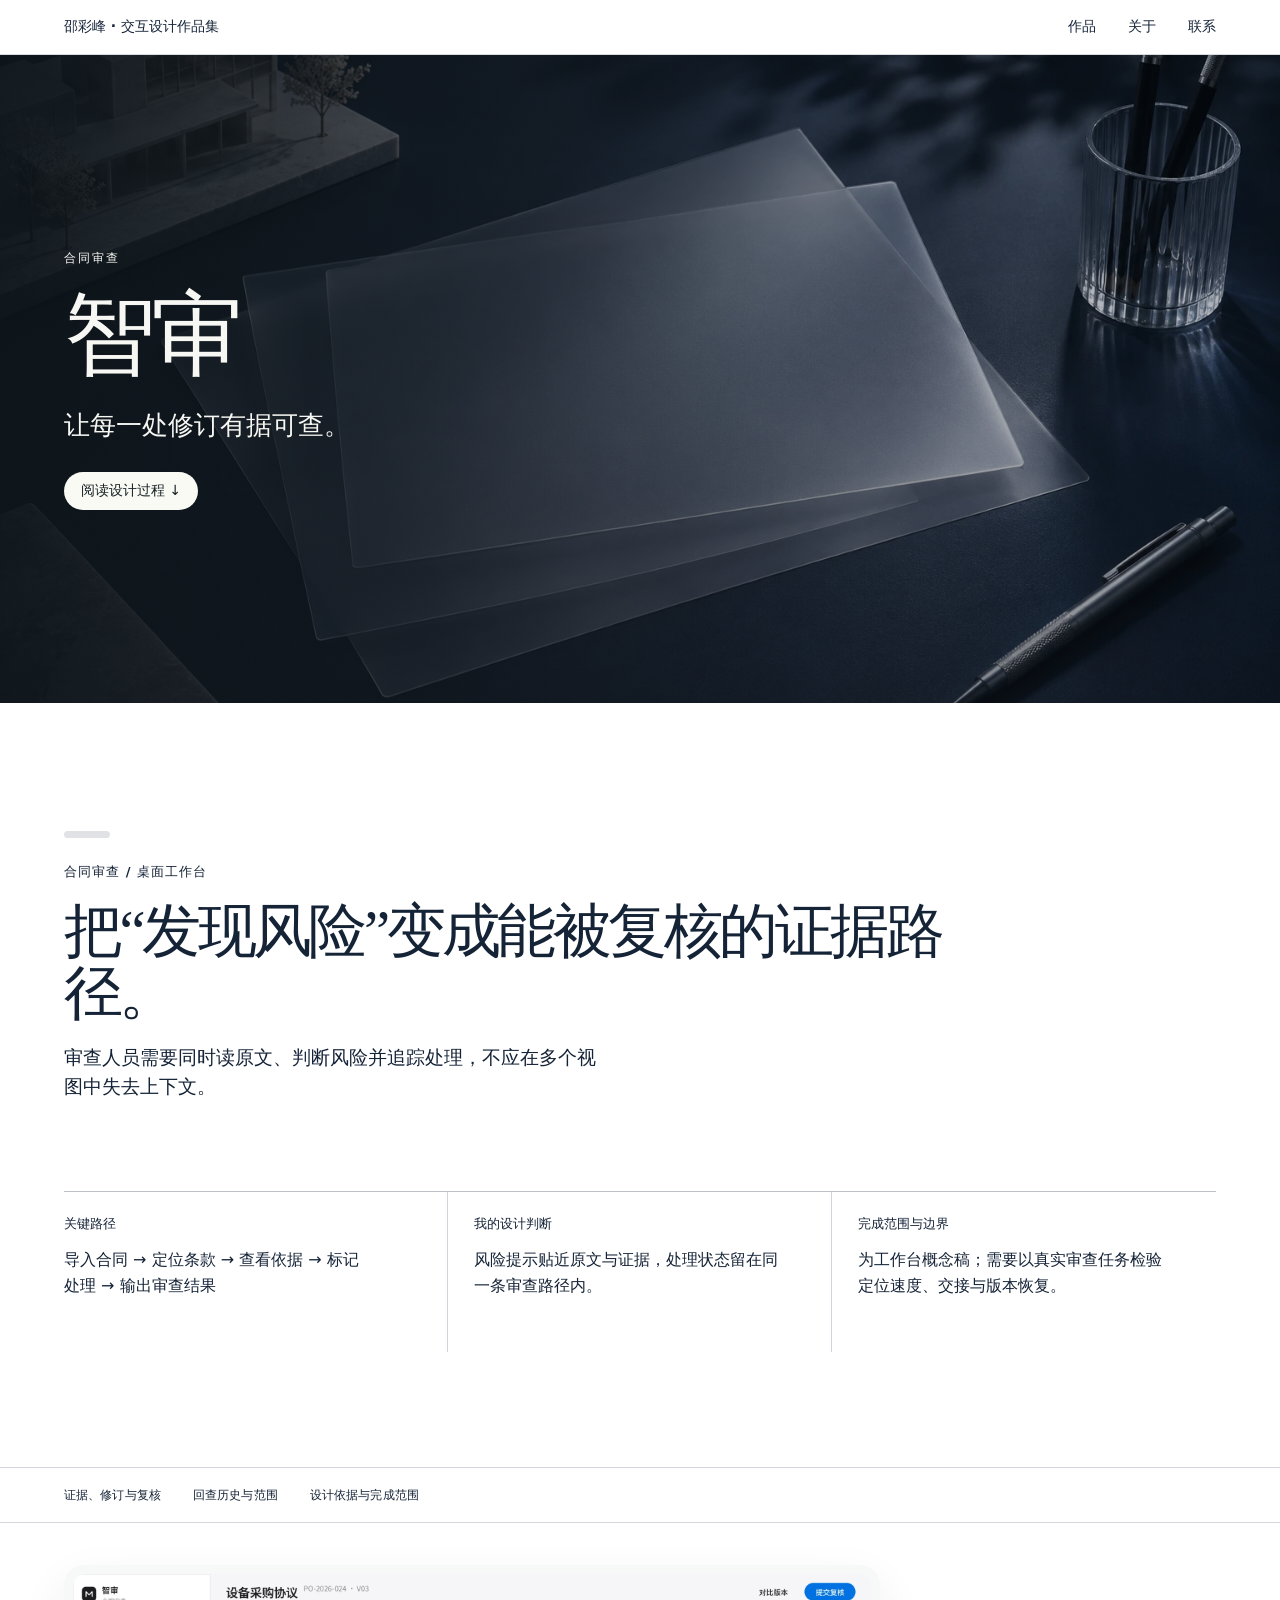
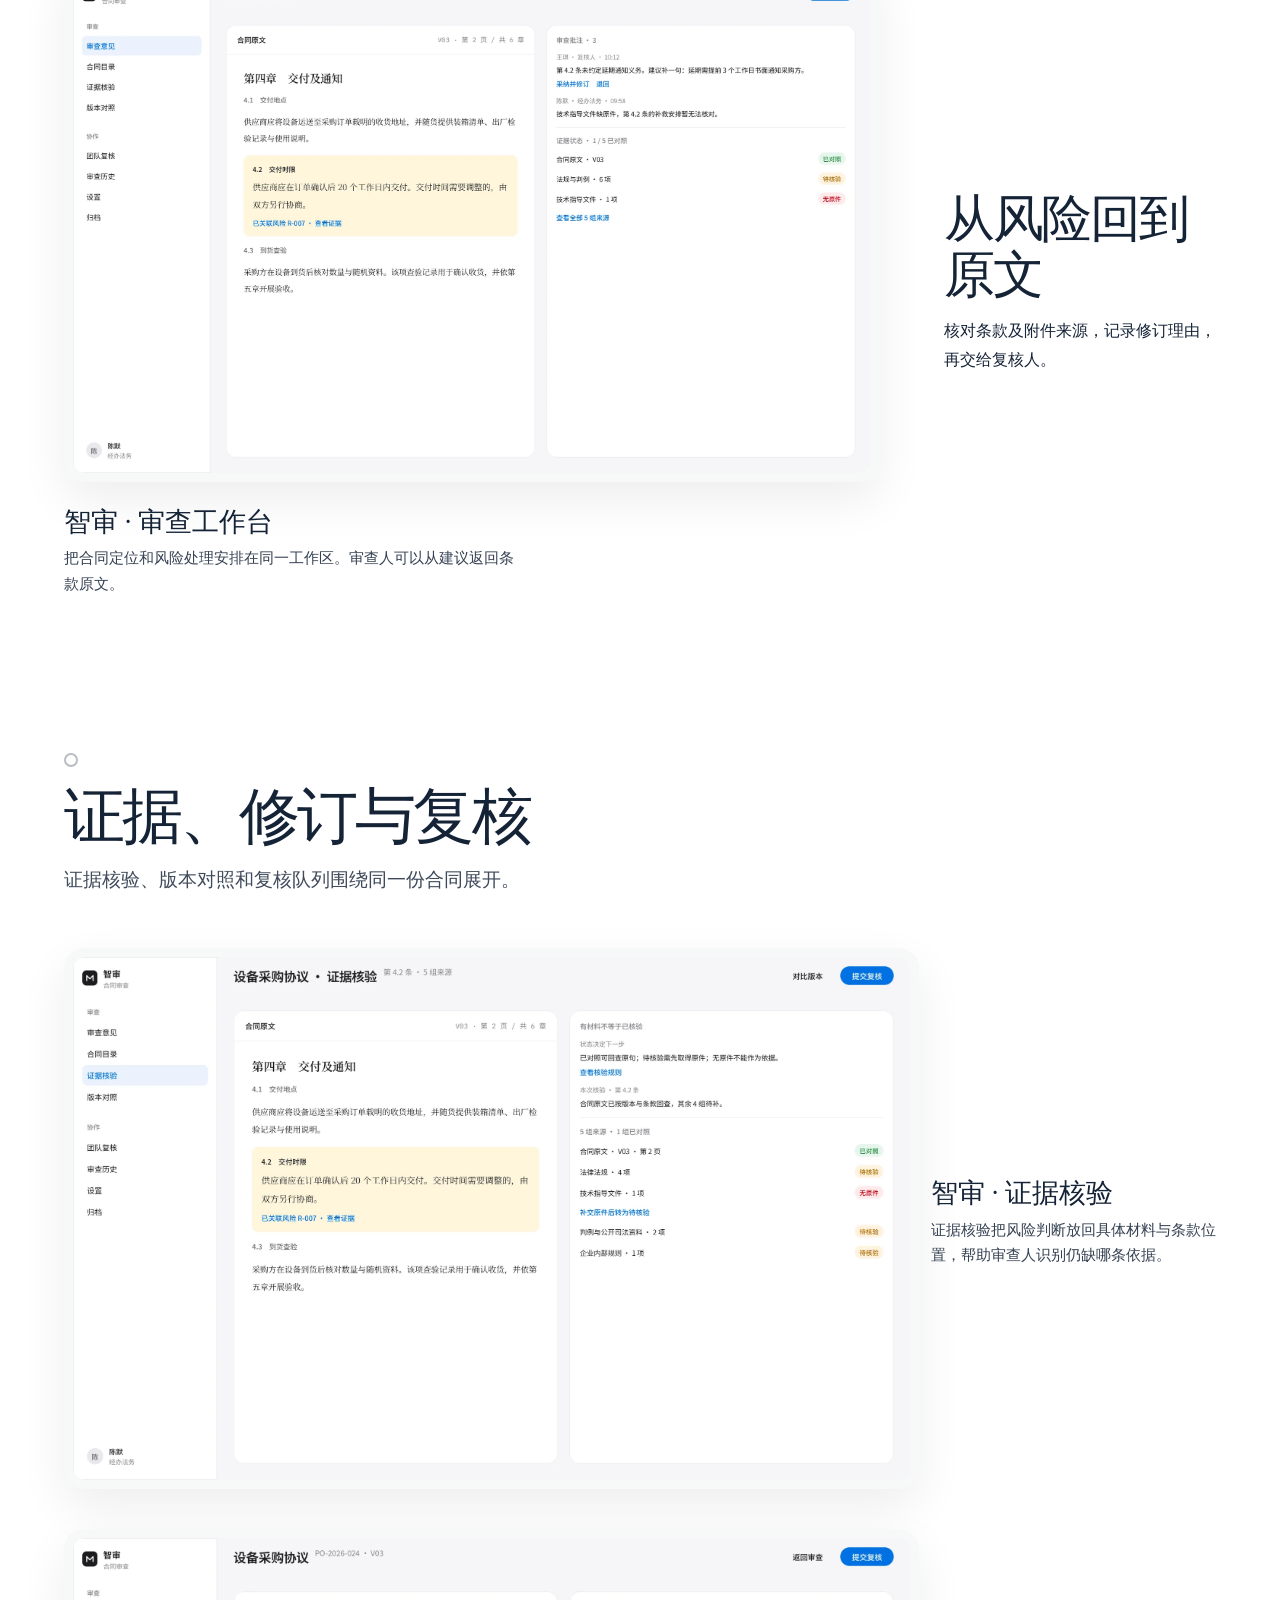
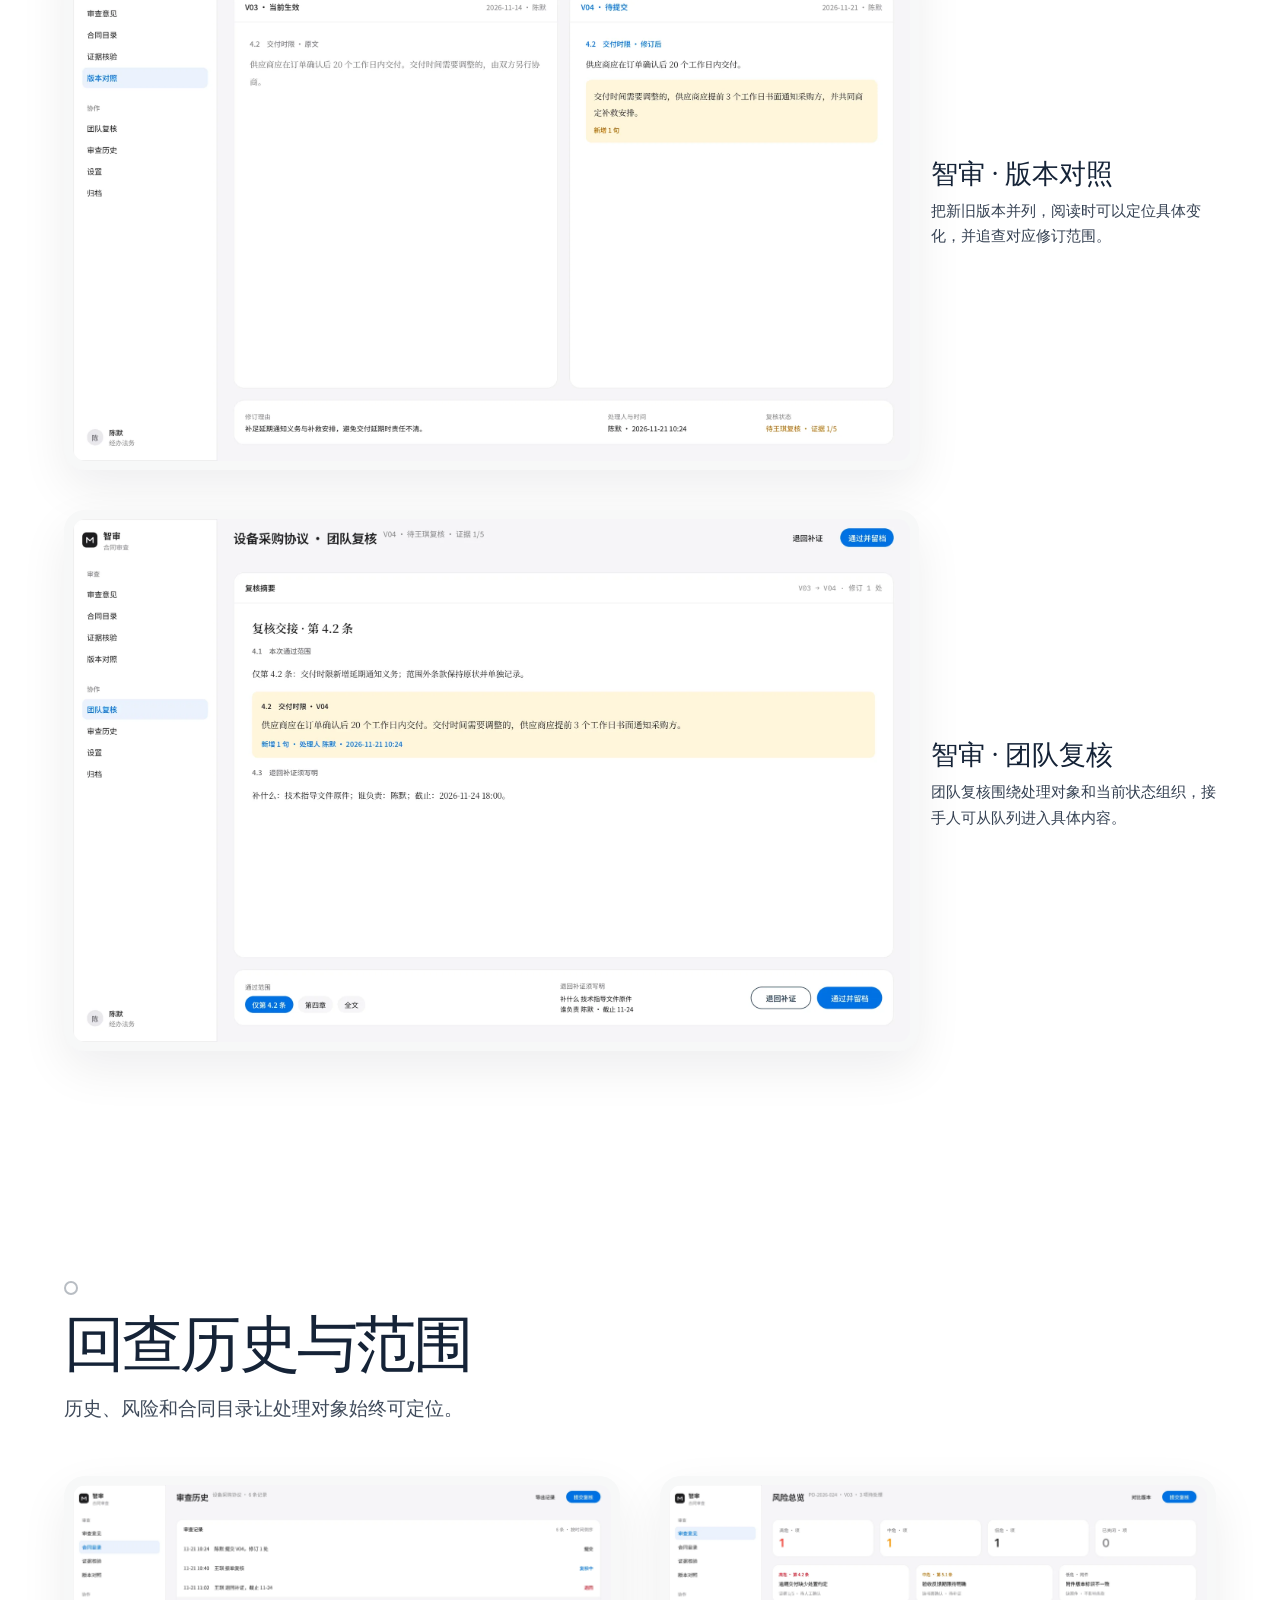
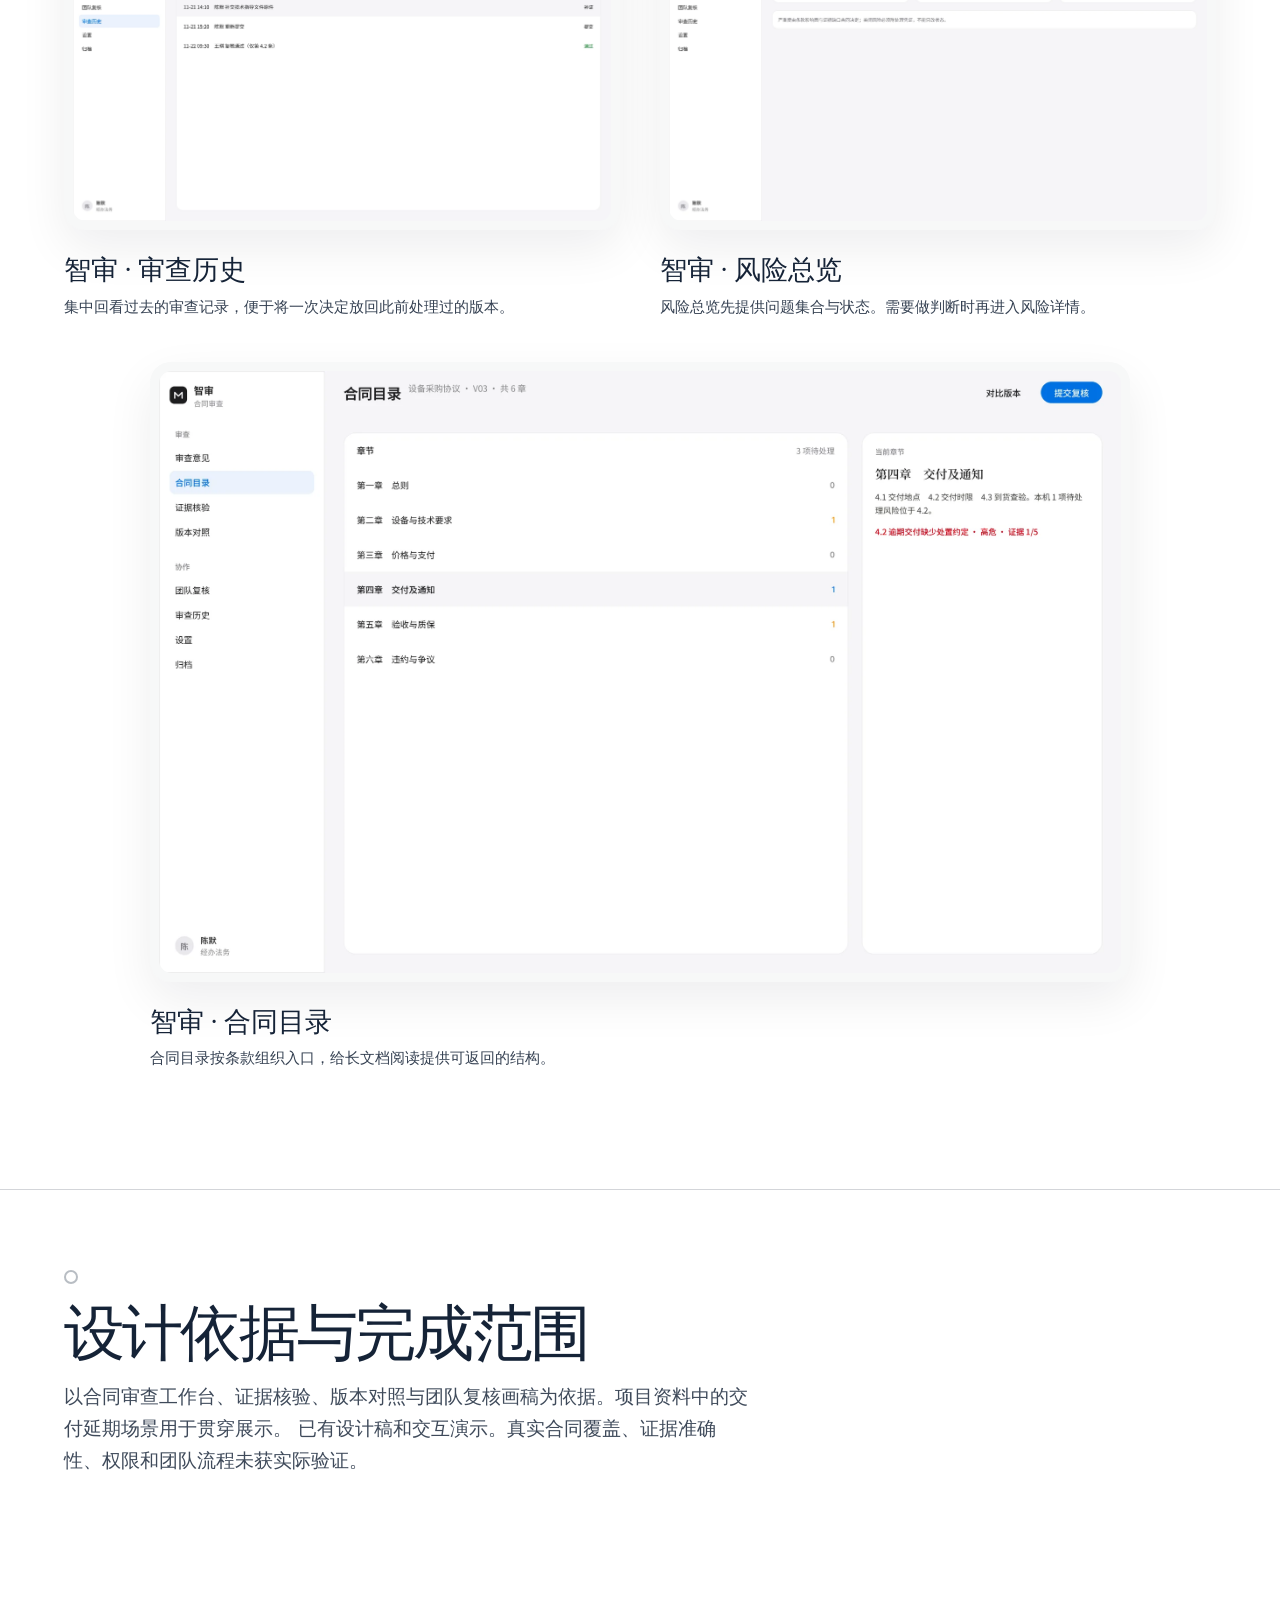
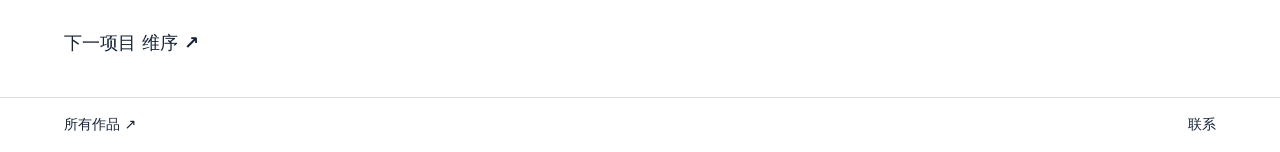
<file: case-zhishen.html>
<!doctype html><html lang="zh-CN"><head><meta charset=utf-8><meta name=viewport content="width=device-width,initial-scale=1"><title>智审 · 交互设计</title><link rel=stylesheet href="design.css"></head><body class="zhishen"><a class=skip href="#main">跳到正文</a><div class=nav><a href="index.html">邵彩峰 · 交互设计作品集</a><nav aria-label="主导航"><a href="work.html">作品</a><a href="about.html">关于</a><a href="contact.html">联系</a></nav></div><main id=main><section class="scene scene-zhishen" aria-labelledby="scene-title"><div class="scene-copy"><p>合同审查</p><h1 id="scene-title">智审</h1><p>让每一处修订有据可查。</p><a href="#case-study">阅读设计过程 ↓</a></div></section><section id="case-study" class="case-evidence"><header><p>合同审查 / 桌面工作台</p><h2>把“发现风险”变成能被复核的证据路径。</h2><p>审查人员需要同时读原文、判断风险并追踪处理，不应在多个视图中失去上下文。</p></header><div class="evidence-rail"><article><span>关键路径</span><p>导入合同 → 定位条款 → 查看依据 → 标记处理 → 输出审查结果</p></article><article><span>我的设计判断</span><p>风险提示贴近原文与证据，处理状态留在同一条审查路径内。</p></article><article><span>完成范围与边界</span><p>为工作台概念稿；需要以真实审查任务检验定位速度、交接与版本恢复。</p></article></div></section><nav class="chapters" aria-label="案例章节"><a href="#chapter-1">证据、修订与复核</a><a href="#chapter-2">回查历史与范围</a><a href="#chapter-3">设计依据与完成范围</a></nav><div class="review-opening"><figure class="landscape annotated"><div class="image-surface"><a href="assets/zhishen-01.webp" target="_blank" rel="noopener" aria-label="在新标签页打开原图：智审 · 审查工作台"><img src="assets/zhishen-01.webp" alt="智审 · 审查工作台" width="2880" height="1800" fetchpriority=high></a></div><figcaption><strong>智审 · 审查工作台</strong><p>把合同定位和风险处理安排在同一工作区。审查人可以从建议返回条款原文。</p></figcaption></figure><aside><h2>从风险回到原文</h2><p>核对条款及附件来源，记录修订理由，再交给复核人。</p></aside></div><section class="section evidence" id="chapter-1"><header><h2>证据、修订与复核</h2><p>证据核验、版本对照和复核队列围绕同一份合同展开。</p></header><div class="images paperstack"><figure class="landscape annotated"><div class="image-surface"><a href="assets/zhishen-02.webp" target="_blank" rel="noopener" aria-label="在新标签页打开原图：智审 · 证据核验"><img src="assets/zhishen-02.webp" alt="智审 · 证据核验" width="2880" height="1800"></a></div><figcaption><strong>智审 · 证据核验</strong><p>证据核验把风险判断放回具体材料与条款位置，帮助审查人识别仍缺哪条依据。</p></figcaption></figure><figure class="landscape annotated"><div class="image-surface"><a href="assets/zhishen-03.webp" target="_blank" rel="noopener" aria-label="在新标签页打开原图：智审 · 版本对照"><img src="assets/zhishen-03.webp" alt="智审 · 版本对照" width="2880" height="1800"></a></div><figcaption><strong>智审 · 版本对照</strong><p>把新旧版本并列，阅读时可以定位具体变化，并追查对应修订范围。</p></figcaption></figure><figure class="landscape annotated"><div class="image-surface"><a href="assets/zhishen-04.webp" target="_blank" rel="noopener" aria-label="在新标签页打开原图：智审 · 团队复核"><img src="assets/zhishen-04.webp" alt="智审 · 团队复核" width="2880" height="1800"></a></div><figcaption><strong>智审 · 团队复核</strong><p>团队复核围绕处理对象和当前状态组织，接手人可从队列进入具体内容。</p></figcaption></figure></div></section><section class="section index-rows" id="chapter-2"><header><h2>回查历史与范围</h2><p>历史、风险和合同目录让处理对象始终可定位。</p></header><div class="images "><figure class="landscape annotated"><div class="image-surface"><a href="assets/zhishen-05.webp" target="_blank" rel="noopener" aria-label="在新标签页打开原图：智审 · 审查历史"><img src="assets/zhishen-05.webp" alt="智审 · 审查历史" width="2880" height="1800"></a></div><figcaption><strong>智审 · 审查历史</strong><p>集中回看过去的审查记录，便于将一次决定放回此前处理过的版本。</p></figcaption></figure><figure class="landscape annotated"><div class="image-surface"><a href="assets/zhishen-06.webp" target="_blank" rel="noopener" aria-label="在新标签页打开原图：智审 · 风险总览"><img src="assets/zhishen-06.webp" alt="智审 · 风险总览" width="2880" height="1800"></a></div><figcaption><strong>智审 · 风险总览</strong><p>风险总览先提供问题集合与状态。需要做判断时再进入风险详情。</p></figcaption></figure><figure class="landscape annotated"><div class="image-surface"><a href="assets/zhishen-07.webp" target="_blank" rel="noopener" aria-label="在新标签页打开原图：智审 · 合同目录"><img src="assets/zhishen-07.webp" alt="智审 · 合同目录" width="2880" height="1800"></a></div><figcaption><strong>智审 · 合同目录</strong><p>合同目录按条款组织入口，给长文档阅读提供可返回的结构。</p></figcaption></figure></div></section><section class="section scope" id="chapter-3"><header><h2>设计依据与完成范围</h2><p>以合同审查工作台、证据核验、版本对照与团队复核画稿为依据。项目资料中的交付延期场景用于贯穿展示。 已有设计稿和交互演示。真实合同覆盖、证据准确性、权限和团队流程未获实际验证。</p></header></section><a class=next href="case-weisu.html">下一项目 <strong>维序 ↗</strong></a></main><footer><a href="work.html">所有作品 ↗</a><a href="contact.html">联系</a></footer></body></html>
</file>
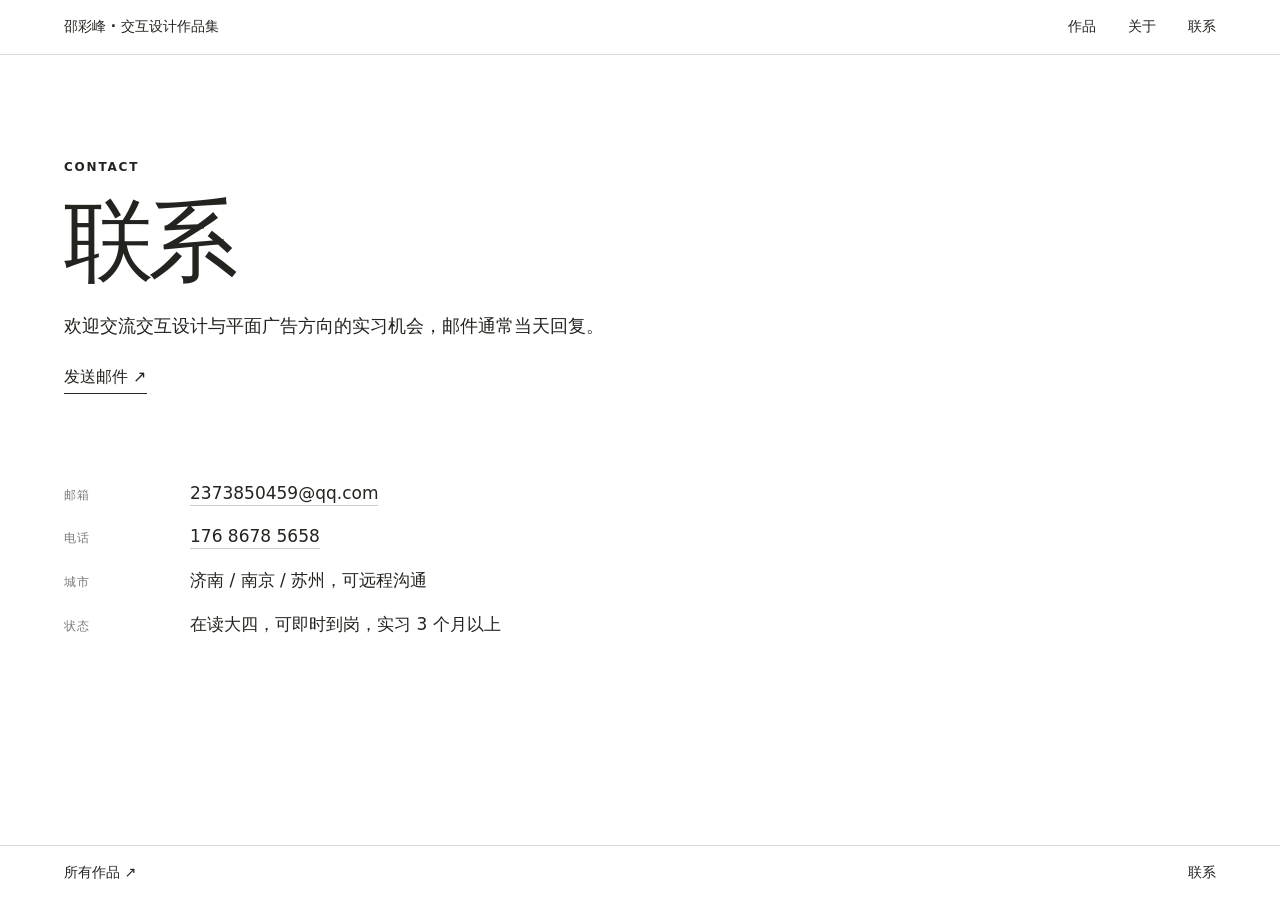
<file: contact.html>
<!doctype html><html lang="zh-CN"><head><meta charset=utf-8><meta name=viewport content="width=device-width,initial-scale=1"><title>联系 · 邵彩峰</title><link rel=stylesheet href="design.css"></head><body class="contact"><a class=skip href="#main">跳到正文</a><div class=nav><a href="index.html">邵彩峰 · 交互设计作品集</a><nav aria-label="主导航"><a href="work.html">作品</a><a href="about.html">关于</a><a href="contact.html">联系</a></nav></div><main id=main><header class="masthead compact"><p class=kicker>CONTACT</p><h1>联系</h1><p>欢迎交流交互设计与平面广告方向的实习机会，邮件通常当天回复。</p><a href="mailto:2373850459@qq.com">发送邮件 ↗</a></header><section class=section><dl class=me><div><dt>邮箱</dt><dd><a href="mailto:2373850459@qq.com">2373850459@qq.com</a></dd></div><div><dt>电话</dt><dd><a href="tel:+8617686785658">176 8678 5658</a></dd></div><div><dt>城市</dt><dd>济南 / 南京 / 苏州，可远程沟通</dd></div><div><dt>状态</dt><dd>在读大四，可即时到岗，实习 3 个月以上</dd></div></dl></section></main><footer><a href="work.html">所有作品 ↗</a><a href="contact.html">联系</a></footer></body></html>
</file>
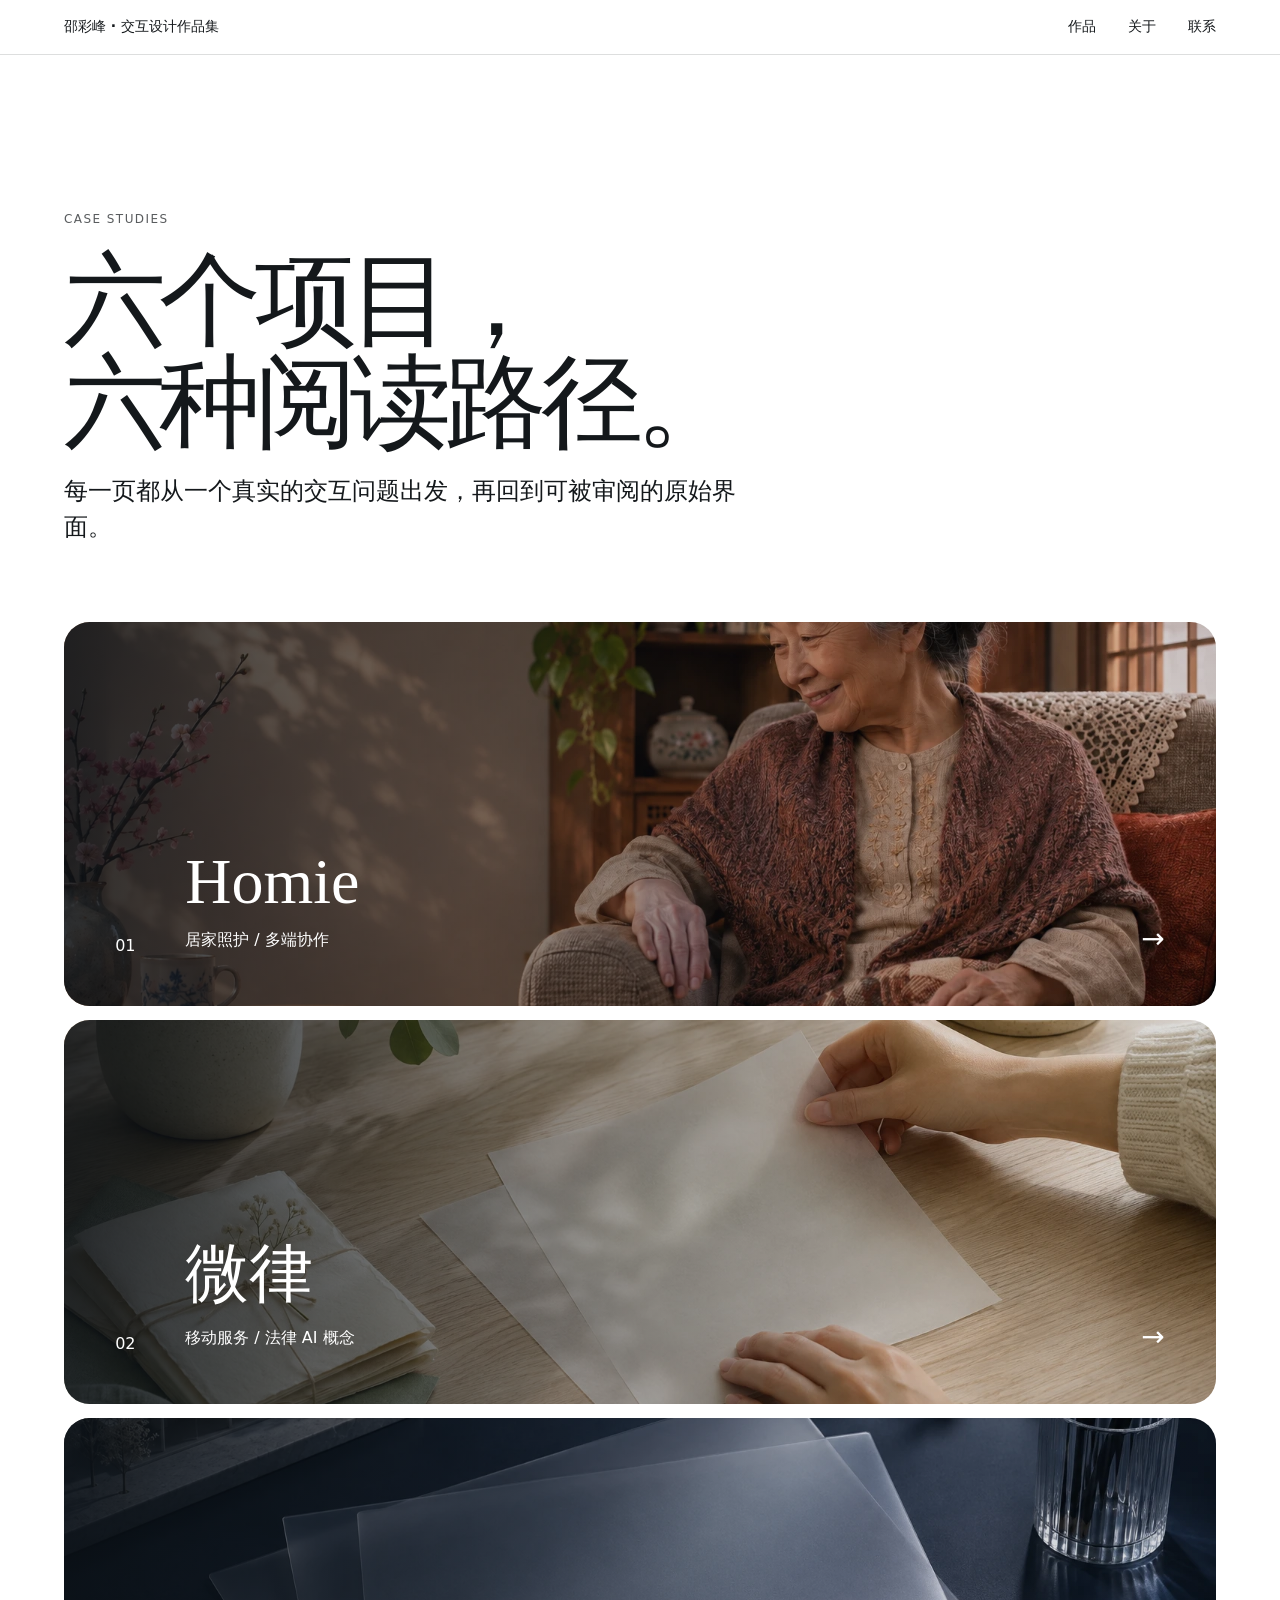
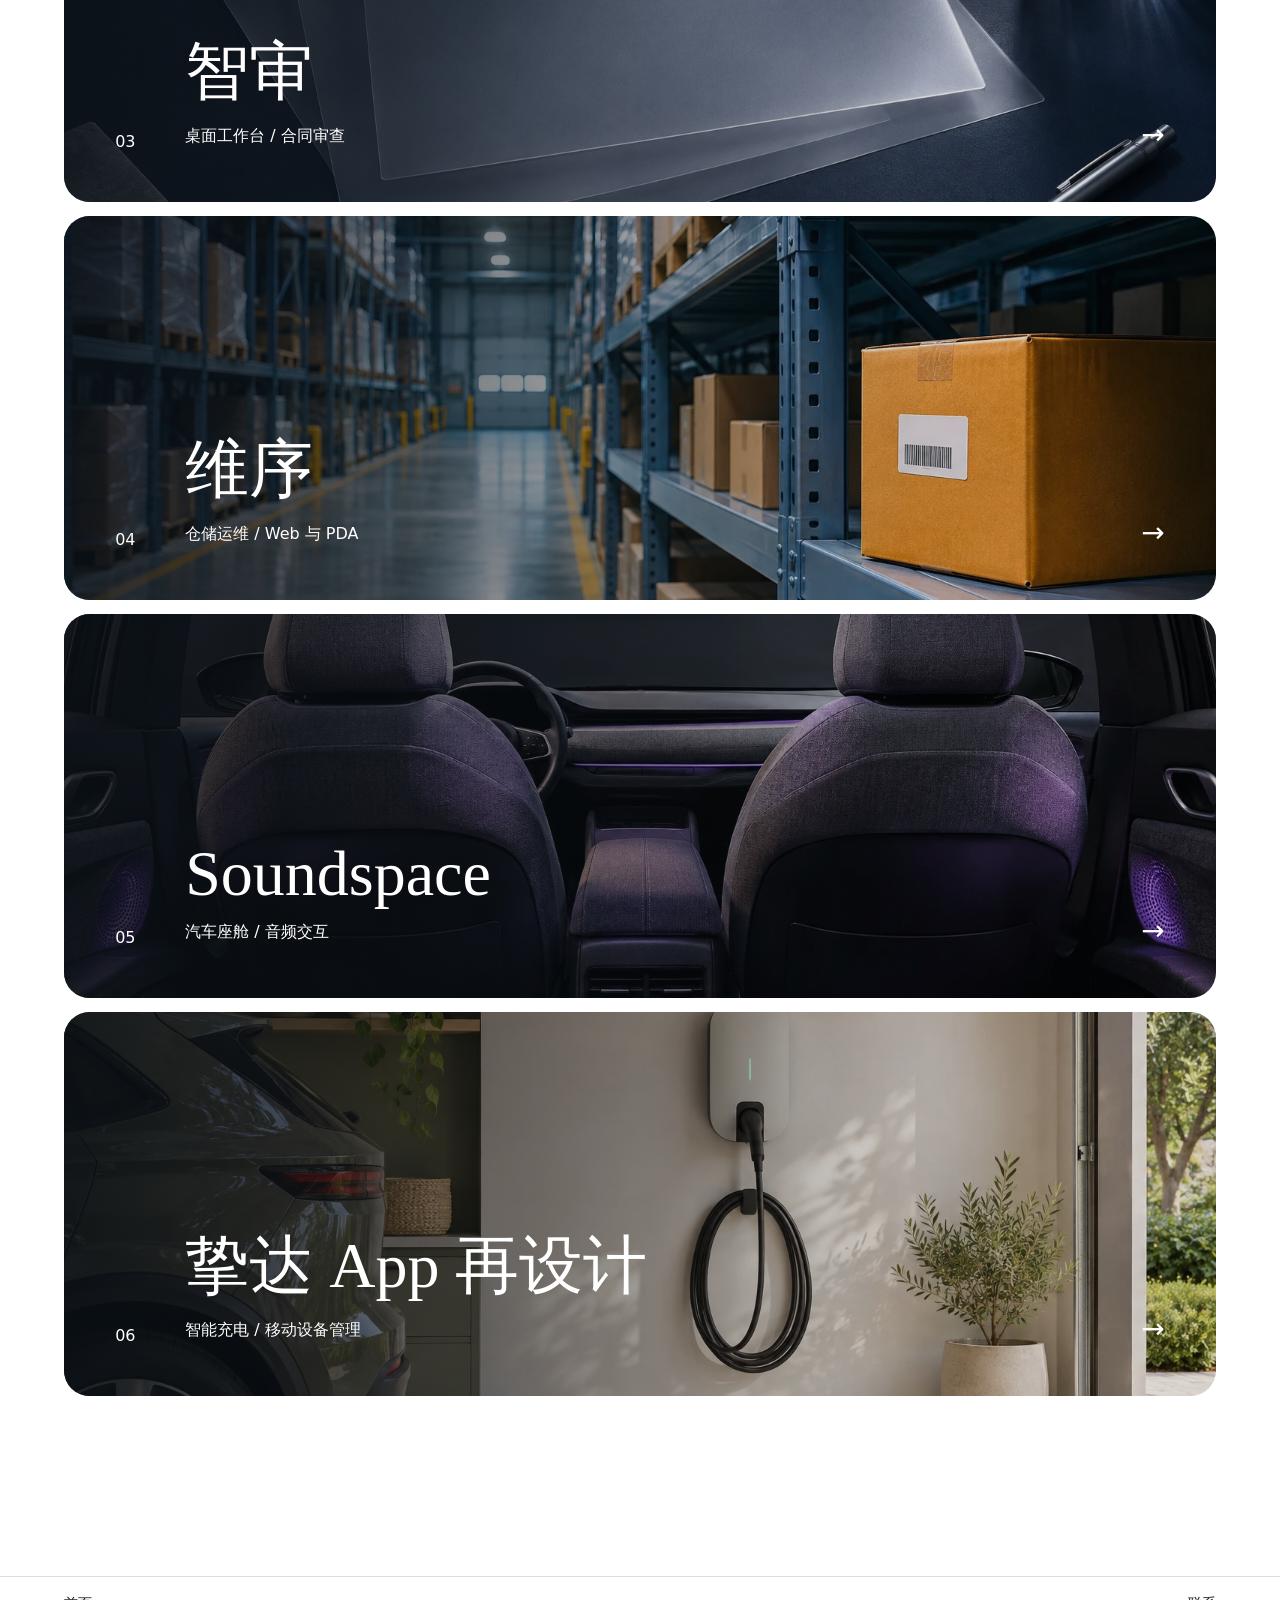
<file: work.html>
<!doctype html><html lang="zh-CN"><head><meta charset="utf-8"><meta name="viewport" content="width=device-width,initial-scale=1"><title>作品 · 邵彩峰</title><link rel="stylesheet" href="design.css"></head><body class="works"><a class="skip" href="#main">跳到正文</a><header class="nav"><a href="index.html">邵彩峰 · 交互设计作品集</a><nav aria-label="主导航"><a href="work.html">作品</a><a href="about.html">关于</a><a href="contact.html">联系</a></nav></header><main id="main"><header class="work-intro"><p>Case studies</p><h1>六个项目，<br>六种阅读路径。</h1><p>每一页都从一个真实的交互问题出发，再回到可被审阅的原始界面。</p></header><div class="case-shelf"><a class="shelf-card cover-homie" href="case-homie.html"><span>01</span><div><strong>Homie</strong><p>居家照护 / 多端协作</p></div><b>→</b></a><a class="shelf-card cover-weilu" href="case-weilu.html"><span>02</span><div><strong>微律</strong><p>移动服务 / 法律 AI 概念</p></div><b>→</b></a><a class="shelf-card cover-zhishen" href="case-zhishen.html"><span>03</span><div><strong>智审</strong><p>桌面工作台 / 合同审查</p></div><b>→</b></a><a class="shelf-card cover-weisu" href="case-weisu.html"><span>04</span><div><strong>维序</strong><p>仓储运维 / Web 与 PDA</p></div><b>→</b></a><a class="shelf-card cover-soundspace" href="case-soundspace.html"><span>05</span><div><strong>Soundspace</strong><p>汽车座舱 / 音频交互</p></div><b>→</b></a><a class="shelf-card cover-zhida" href="case-zhida.html"><span>06</span><div><strong>挚达 App 再设计</strong><p>智能充电 / 移动设备管理</p></div><b>→</b></a></div></main><footer><a href="index.html">首页</a><a href="contact.html">联系</a></footer></body></html>
</file>
<file: design.css>
:root{font-family:"Microsoft YaHei",system-ui,sans-serif;color:#21221e;background:#f8f7f3;font-synthesis:none;--edge:clamp(19px,5vw,96px)}*{box-sizing:border-box}body{margin:0;min-height:100vh;display:flex;flex-direction:column;background:var(--page,#f8f7f3);color:var(--ink,#23231f)}main{flex:1}a{color:inherit;text-decoration:none}a:hover{text-decoration:underline;text-underline-offset:.24em}a:focus-visible{outline:2px solid currentColor;outline-offset:5px}.skip{position:absolute;top:-80px;background:#fff;padding:10px;color:#111;z-index:2}.skip:focus{top:5px}.nav,footer{padding:18px var(--edge);display:flex;justify-content:space-between;align-items:center;gap:12px;border-bottom:1px solid color-mix(in srgb,currentColor 16%,transparent);font-size:14px}.nav>a{font-weight:780}.nav nav{display:flex;gap:clamp(13px,3vw,32px)}footer{border-top:1px solid color-mix(in srgb,currentColor 16%,transparent);border-bottom:0}h1,h2,p,figure,dl,dd{margin:0}h1{font-size:clamp(45px,10vw,156px);line-height:.99;letter-spacing:-.065em}h2{font-size:clamp(28px,4vw,59px);line-height:1.1;letter-spacing:-.045em}p{line-height:1.8}.intro,.section,.masthead,.work-list,.scope,.next{width:min(100%,1560px);margin-inline:auto;padding-inline:var(--edge)}.intro,.masthead{padding-top:clamp(45px,8vw,124px);padding-bottom:clamp(28px,4vw,60px)}.kicker{font-size:12px;letter-spacing:.15em;margin-bottom:18px;font-weight:700}.tagline{font-size:clamp(19px,3vw,38px);margin-top:15px;line-height:1.4}.problem{max-width:52ch;opacity:.82;margin-top:13px}.section{padding-block:clamp(48px,8vw,120px)}.section>header{margin-bottom:clamp(18px,4vw,55px)}.section>header p{max-width:57ch;margin-top:12px;opacity:.82}.images{display:grid;grid-template-columns:repeat(2,minmax(0,1fr));gap:clamp(15px,3vw,47px);align-items:start}.images>*{min-width:0}.phones{grid-template-columns:repeat(3,minmax(0,1fr))}figure>a{display:block;width:fit-content;max-width:100%;margin:auto}figure img{display:block;max-width:100%;height:auto;margin:auto;filter:drop-shadow(0 12px 18px #16141b22)}figcaption{font-size:12px;margin-top:12px;text-align:center;line-height:1.55;opacity:.82}.portrait img{max-height:825px;width:auto}.scope{border-top:1px solid color-mix(in srgb,currentColor 19%,transparent)}.scope p{max-width:72ch}.next{padding-block:23px 42px;display:block;font-size:18px}.masthead h1{font-size:clamp(43px,9vw,130px)}.masthead p:not(.kicker){font-size:18px;margin-top:24px;max-width:50ch}.masthead a{display:inline-block;border-bottom:1px solid;margin-top:20px;padding-block:5px}.masthead.compact h1{font-size:clamp(42px,7vw,102px)}.work-list{padding-block:20px 90px;display:grid;grid-template-columns:1.3fr 1fr;gap:0 6vw}.work-list>a{min-width:0;padding:20px 0;display:grid;align-items:center;grid-template-columns:clamp(68px,13vw,180px) 1fr auto;gap:15px;border-bottom:1px solid #bebdb6}.work-list img{display:block;width:100%;height:clamp(70px,8vw,122px);object-fit:contain;filter:drop-shadow(0 6px 8px #1c1d2025)}.work-list strong{font-size:clamp(18px,2.7vw,34px)}.work-list small{display:block;margin-top:4px}.home .work-list>a:first-child{grid-column:1/-1;grid-template-columns:1.5fr 1fr auto}.home .work-list>a:first-child img{height:auto;max-height:53vh}
.homie{--page:#f5ede0;--ink:#3a281c}.homie .intro{display:grid;grid-template-columns:1fr 1fr;align-items:end}.homie .kicker,.homie h1{grid-column:1}.homie .tagline{grid-column:2;grid-row:2}.homie .problem{grid-column:2}.living{padding:0 var(--edge);max-width:1720px;margin:auto}.living p{text-align:center;font-size:13px;margin-top:4px}.projection .images{gap:clamp(16px,4vw,50px)}.family{background:#eae5d8;width:100%;max-width:none}.family .images{max-width:1120px;margin-inline:auto}.family .portrait img{max-height:740px}
.weilu{--page:#f8f4ef;--ink:#372435}.weilu .intro{text-align:center}.weilu .problem{margin-inline:auto}.journal-opening,.review-opening,.charge-opening{display:grid;grid-template-columns:2fr 1fr;gap:clamp(18px,5vw,75px);align-items:center;padding:0 var(--edge) 38px;width:min(100%,1560px);margin:auto}.journal-opening aside p,.review-opening aside p,.charge-opening aside p{margin-top:15px}.journal-opening figure:nth-child(2),.journal figure:nth-child(2){margin-top:32px}.journal-opening figure:nth-child(3),.journal figure:nth-child(3){margin-top:64px}.journal .images{max-width:1080px;margin-inline:auto}.journal:nth-of-type(2){background:#efe3eb;max-width:none}
.zhishen{--page:#e9edf2;--ink:#152337}.zhishen .intro{border-bottom:1px solid #879db8}.zhishen .intro h1{font-weight:850}.review-opening{grid-template-columns:3fr 1fr;padding-top:42px}.evidence .paperstack,.index-rows .images{grid-template-columns:minmax(0,1fr);gap:40px}.evidence figure{width:min(100%,1100px);margin:auto}.index-rows .images{grid-template-columns:repeat(2,minmax(0,1fr))}.index-rows figure:last-child{grid-column:1/-1;width:min(100%,980px);margin:auto}
.weisu{--page:#eef1e9;--ink:#202c27}.weisu .intro{padding-top:50px}.ledger{border-block:1px solid #85938a;display:grid;grid-template-columns:repeat(3,1fr);margin:0 var(--edge)}.ledger div{padding:16px 10px;border-right:1px solid #85938a}.ledger div:last-child{border:0;color:#623d19}.ledger dt{font-size:14px}.ledger dd{font:750 clamp(45px,8vw,116px)/1.04 ui-monospace,monospace;letter-spacing:-.08em}.terminal{background:#25312b;color:#f8f8eb;width:100%;max-width:none}.terminal .images{max-width:1100px;margin:auto}.warehouse .images{gap:55px 24px}
.soundspace{--page:#151416;--ink:#f9f4ee}.soundspace .intro{text-align:center;padding-bottom:25px}.soundspace .problem{margin-inline:auto}.soundspace h1{font-size:clamp(42px,11vw,170px)}.cinema{width:min(100%,1660px);margin:auto;padding:0 clamp(0px,2vw,30px)}.soundspace figure img{filter:drop-shadow(0 15px 23px #0007)}.film .images{display:block}.film figure{width:min(100%,1220px);margin:0 auto 55px}.film.alternate{background:#242021;width:100%;max-width:none}
.zhida{--page:#eef0df;--ink:#222b18}.zhida .intro h1{font-size:clamp(41px,8vw,112px)}.charge-opening{grid-template-columns:1.65fr 1fr}.charge-opening .images{grid-template-columns:repeat(2,minmax(0,1fr))}.charge-opening figure:nth-child(2){margin-top:50px}.charge-flow{background:#e1e5cf;width:100%;max-width:none}.charge-flow .images,.charge-extra .images{grid-template-columns:repeat(4,minmax(0,1fr))}
@media(max-width:760px){.homie .intro,.journal-opening,.review-opening,.charge-opening{display:block}.journal-opening aside,.review-opening aside,.charge-opening aside{margin-top:24px}.homie .problem{margin-top:10px}.projection .images,.warehouse .images,.index-rows .images,.work-list{grid-template-columns:1fr}.journal-opening figure:nth-child(n),.journal figure:nth-child(n){margin-top:0}.phones,.charge-flow .images,.charge-extra .images{grid-template-columns:repeat(2,minmax(0,1fr))}.charge-opening figure:nth-child(2){margin-top:0}.home .work-list>a:first-child{grid-template-columns:clamp(68px,13vw,180px) 1fr auto}.home .work-list>a:first-child img{height:90px}.film figure{margin-bottom:24px}}@media(max-width:450px){.phones,.charge-flow .images,.charge-extra .images,.charge-opening .images{grid-template-columns:1fr}.portrait img{max-height:700px}.images{gap:25px}.nav{font-size:13px}}

/* The presentation surface carries the rounding. The PNG and its alpha stay intact. */
.annotated{display:grid;gap:12px;padding:clamp(8px,2vw,24px);background:color-mix(in srgb,var(--page,#fff) 88%,var(--ink,#111));border-radius:clamp(12px,2.5vw,26px)}
.annotated>a{padding:0;align-self:center}
.annotated figcaption{margin:0;text-align:left;padding:12px 5px 2px;font-size:15px;opacity:1}
.annotated figcaption strong{display:block;font-size:clamp(16px,2vw,25px);line-height:1.25}
.annotated figcaption p{padding-top:7px;max-width:48ch;opacity:.86}
.homie .living .annotated,.soundspace .cinema .annotated{background:transparent;padding:0}
.homie .living .annotated figcaption,.soundspace .cinema .annotated figcaption{max-width:55ch;margin-inline:var(--edge)}
.projection .images,.warehouse .images{grid-template-columns:1fr}
.projection .annotated,.warehouse .annotated,.evidence .annotated{grid-template-columns:minmax(0,3fr) minmax(175px,1fr);width:100%}
.projection .annotated:nth-child(even)>a,.warehouse .annotated:nth-child(even)>a{grid-column:1}
.film .annotated{background:#232024;grid-template-columns:minmax(0,4fr) minmax(150px,1fr)}
.family .annotated,.journal .annotated,.journal-opening .annotated,.charge-opening .annotated,.charge-flow .annotated,.charge-extra .annotated{align-self:start}
.charge-flow .images,.charge-extra .images{grid-template-columns:repeat(2,minmax(0,1fr))}
.weilu .journal .annotated,.weilu .journal-opening .annotated{background:#fcf9f6}
.terminal .annotated{background:#303a33}
@media(max-width:850px){.projection .annotated,.warehouse .annotated,.evidence .annotated,.film .annotated{grid-template-columns:1fr}}
@media(max-width:510px){.charge-flow .images,.charge-extra .images{grid-template-columns:1fr}}

.chapters{position:sticky;top:0;z-index:1;display:flex;gap:clamp(12px,2.5vw,36px);flex-wrap:wrap;padding:8px var(--edge);background:var(--page,#f8f7f3);border-block:1px solid color-mix(in srgb,currentColor 18%,transparent);font-size:13px}
.chapters a{display:inline-flex;align-items:center;min-height:38px}
.section[id]{scroll-margin-top:85px}
.annotated figcaption{align-self:center}
@media(max-width:760px){.chapters{position:static;gap:2px 16px}.chapters a{min-height:40px}.section[id]{scroll-margin-top:12px}.weilu .phones,.family .phones,.terminal .phones,.charge-opening .phones,.charge-flow .images,.charge-extra .images{grid-template-columns:1fr}.annotated.portrait>a{width:min(100%,300px)}.annotated.portrait img{width:100%}.annotated figcaption p{line-height:1.65}}
@media(min-width:1000px){.projection .annotated:nth-child(even),.warehouse .annotated:nth-child(even){grid-template-columns:minmax(175px,1fr) minmax(0,3fr)}.projection .annotated:nth-child(even)>a,.warehouse .annotated:nth-child(even)>a{grid-column:2;grid-row:1}.projection .annotated:nth-child(even)>figcaption,.warehouse .annotated:nth-child(even)>figcaption{grid-column:1;grid-row:1}}

body{--page:#f5f6f4}.homie{--page:#f4f5f2}.zhida{--page:#eff2e9}.weilu{--page:#f7f4f6}.soundspace{--page:#151519}
.scene{--wash:rgba(9,14,22,.65);--end:#0c1721;--scene-text:#f7f8f4;position:relative;isolation:isolate;min-height:78vh;display:grid;align-content:center;grid-template-columns:minmax(230px,.7fr) minmax(0,1.5fr);gap:clamp(20px,5vw,95px);padding:clamp(35px,6vw,105px) var(--edge);color:var(--scene-text);background:var(--end);overflow:hidden}
.scene::before{content:"";position:absolute;inset:0;z-index:-2;background:var(--scene) center/cover no-repeat;opacity:.85}
.scene::after{content:"";position:absolute;inset:0;z-index:-1;background:linear-gradient(90deg,var(--wash),transparent 80%),linear-gradient(0deg,var(--end),transparent 68%)}
.scene-copy{align-self:center;max-width:680px}.scene-copy p:first-child{text-transform:uppercase;font-size:12px;letter-spacing:.17em}.scene-copy h1{font-family:Georgia,"Songti SC",SimSun,serif;font-size:clamp(47px,7.2vw,114px);font-weight:600;line-height:1.04;letter-spacing:-.055em;margin-block:18px}.scene-copy p:not(:first-child){font-size:clamp(16px,2vw,26px)}.scene-copy>a{display:inline-block;margin-top:24px;padding:10px 17px;background:#f8faf3;color:#172126;border-radius:99px;font-size:14px}
.scene figure{align-self:center;max-width:1100px;width:100%;justify-self:center}.scene figure>a{width:100%}.scene figure img{width:100%;height:auto;max-height:59vh;object-fit:contain;filter:drop-shadow(0 22px 30px #0008)}.scene figcaption{font-size:13px;color:#fff}
.scene-homie{--scene:url(assets/homie-scene.webp);--end:#212421}.scene-weilu{--scene:url(assets/weilu-scene.webp);--end:#293932;--wash:#23392fdc}.scene-zhishen{--scene:url(assets/zhishen-scene.webp);--end:#0b1527}.scene-weisu{--scene:url(assets/weisu-scene.webp);--end:#122a31}.scene-soundspace{--scene:url(assets/soundspace-scene.webp);--end:#14121b}.scene-zhida{--scene:url(assets/zhida-scene.webp);--end:#303626;--wash:#22281ceb}
.home-scene,.scene-soundspace{grid-template-columns:1fr;gap:24px;text-align:center}.home-scene .scene-copy,.scene-soundspace .scene-copy{justify-self:center}.home-scene .scene-copy h1{font-size:clamp(42px,6vw,93px)}.home-scene figure{max-width:920px}.home-scene figure img{max-height:47vh}.home-scene::after,.scene-soundspace::after{background:linear-gradient(180deg,var(--wash),#1116 45%,var(--end))}
.scene-weilu figure img,.scene-zhida figure img{max-height:68vh}.scene-weilu,.scene-zhida{grid-template-columns:minmax(0,1fr) minmax(0,1fr)}.scene-weilu figure{grid-column:1;grid-row:1}.scene-weilu .scene-copy{grid-column:2}.scene-zhida h1{font-size:clamp(40px,5.2vw,78px)}.scene-soundspace figure{max-width:1050px}
.context-intro{padding-block:42px 28px}.context-intro>h2{display:none}.homie .context-intro{display:block}.context-intro .tagline{font-size:25px;margin-top:0}.context-intro .kicker{display:none}
.annotated{background:transparent;border-radius:0;padding:0}.weilu .journal .annotated,.weilu .journal-opening .annotated,.film .annotated,.terminal .annotated{background:transparent}.annotated figcaption{padding-inline:0}
.selection-heading{display:flex;align-items:end;justify-content:space-between;padding:72px var(--edge) 0;gap:15px}.scene-selection .work-list>a:first-child{grid-column:auto;grid-template-columns:clamp(68px,13vw,180px) 1fr auto}.scene-selection .work-list>a:first-child img{height:clamp(70px,8vw,122px)}
@media(max-width:760px){.scene,.scene-weilu,.scene-zhida{grid-template-columns:1fr;min-height:auto;padding-block:45px 32px;gap:23px}.scene-weilu figure,.scene-weilu .scene-copy{grid-area:auto}.scene figure img{max-height:65vh}.scene-weilu figure img,.scene-zhida figure img{max-height:53vh}.scene::after{background:linear-gradient(180deg,var(--wash),#1113 45%,var(--end))}.scene-copy h1{margin-block:10px}.selection-heading{padding-top:40px}}

.image-surface{width:100%;min-width:0;padding:clamp(6px,1.1vw,16px);border-radius:clamp(13px,2vw,29px);background:color-mix(in srgb,var(--page,#f5f6f4) 87%,var(--ink,#222) 13%);box-shadow:0 15px 32px #17191e13;align-self:center}
.image-surface>a{display:block;width:fit-content;max-width:100%;margin:auto;transition:transform .23s ease}
.image-surface img{filter:none}
.scene .image-surface{background:linear-gradient(136deg,#ffffff51,#ffffff0e 54%,#11132158);box-shadow:0 20px 54px #0007,inset 0 0 0 1px #ffffff42;padding:clamp(8px,1.2vw,18px)}
.scene .image-surface img{filter:none}
.scene .image-surface>a{width:100%}
.scene-weilu .image-surface,.scene-zhida .image-surface{width:fit-content;max-width:100%;margin:auto;border-radius:24px}
.scene-weilu .image-surface img,.scene-zhida .image-surface img{width:auto;max-width:100%}
.projection .annotated:nth-child(even)>.image-surface,.warehouse .annotated:nth-child(even)>.image-surface{grid-column:2;grid-row:1}
.projection .annotated:nth-child(even)>figcaption,.warehouse .annotated:nth-child(even)>figcaption{grid-column:1;grid-row:1}
.film .image-surface{background:#2f2930;box-shadow:0 14px 32px #0005}
.terminal .image-surface{background:#414b46}
.charge-opening .image-surface,.charge-flow .image-surface{background:#e0e5d4}
.weilu .image-surface{background:#eee7ed}
.homie .family .image-surface{background:#e0e1d9}
.family .image-surface,.journal .image-surface,.journal-opening .image-surface,.charge-opening .image-surface,.charge-flow .image-surface,.charge-extra .image-surface{align-self:start}
@media(hover:hover){.image-surface>a:hover{transform:translateY(-3px)}}
@media(max-width:999px){.projection .annotated:nth-child(even)>.image-surface,.warehouse .annotated:nth-child(even)>.image-surface,.projection .annotated:nth-child(even)>figcaption,.warehouse .annotated:nth-child(even)>figcaption{grid-area:auto}}
@media(max-width:760px){.annotated.portrait .image-surface>a{width:min(100%,330px)}.image-surface{padding:8px}.scene .image-surface{padding:8px}}
@media(prefers-reduced-motion:reduce){.image-surface>a{transition:none}.image-surface>a:hover{transform:none}}

.scene,.scene-weilu,.scene-zhida,.home-scene,.scene-soundspace{grid-template-columns:1fr;justify-items:start;text-align:left;min-height:clamp(430px,72vh,820px)}
.scene .scene-copy,.scene-weilu .scene-copy,.home-scene .scene-copy,.scene-soundspace .scene-copy{grid-area:auto;justify-self:start}
.scene::after,.home-scene::after,.scene-soundspace::after{background:linear-gradient(90deg,#0e151ae8 0%,#10161c96 42%,#10161c2b 80%),linear-gradient(0deg,#12161d48,transparent 60%)}
.home-scene{min-height:clamp(510px,84vh,900px)}.scene-homie::before{background-position:center 45%}
.home .scene-selection,.works main{background:#14191d;color:#f4f6f1}.scene-selection{padding-bottom:35px}
.work-list{grid-template-columns:repeat(2,minmax(0,1fr));gap:14px;max-width:1560px;padding-top:30px}
.home .work-list>a.work-cover,.work-list>a.work-cover{display:grid;grid-template-columns:1fr auto;align-content:end;align-items:end;gap:10px;position:relative;isolation:isolate;min-height:clamp(180px,26vw,360px);padding:clamp(20px,3vw,44px);border:0;color:#fff;background:#242c32;border-radius:clamp(14px,2vw,30px);overflow:hidden}
.work-cover::before,.work-cover::after{position:absolute;inset:0;z-index:-1;content:""}.work-cover::before{background:var(--cover) center/cover}.work-cover::after{background:linear-gradient(0deg,#10151af0,#14181d18 85%)}
.home .work-list>a.work-cover:first-child{grid-column:1/-1;min-height:clamp(230px,36vw,490px)}
.cover-homie{--cover:url(assets/homie-scene.webp)}.cover-weilu{--cover:url(assets/weilu-scene.webp)}.cover-zhishen{--cover:url(assets/zhishen-scene.webp)}.cover-weisu{--cover:url(assets/weisu-scene.webp)}.cover-soundspace{--cover:url(assets/soundspace-scene.webp)}.cover-zhida{--cover:url(assets/zhida-scene.webp)}
.case-brief{padding:clamp(40px,7vw,110px) var(--edge);display:grid;grid-template-columns:minmax(0,1.1fr) minmax(0,1fr);gap:clamp(24px,7vw,100px);max-width:1560px;margin:auto;scroll-margin-top:18px}
.case-brief header p:first-child{font-size:13px;font-weight:700;margin-bottom:12px}.case-brief header p:last-child{margin-top:17px;max-width:38ch}.case-brief h3{margin:0 0 5px}.case-brief>div p+p,.case-brief>div p+h3{margin-top:22px}
@media(max-width:700px){.work-list,.case-brief{grid-template-columns:1fr}.scene,.scene-weilu,.scene-zhida,.home-scene,.scene-soundspace{min-height:430px}.scene-copy{align-self:end}.scene::after,.home-scene::after,.scene-soundspace::after{background:linear-gradient(90deg,#12171dce,#12171d3b)}}
/* Slight display rounding only. The original PNG is still available through its link. */
.image-surface img{border-radius:clamp(6px,1vw,14px)}
.image-surface{padding:clamp(5px,.7vw,10px);border-radius:clamp(12px,1.6vw,24px)}

.homie-product .images{max-width:820px;margin-inline:auto}.homie-product img{max-height:480px;width:auto;border-radius:16px}


/* 2026-11-23 / Narrative reconstruction: hierarchy comes from scale, fields and sequence—not repeated cards. */
html{scroll-behavior:smooth}
.home,.works{background:#11191d;color:#f3f5f0}.home .nav,.works .nav{border-color:#ffffff1f}.home footer,.works footer{border-color:#ffffff1f}
.home-scene{min-height:clamp(590px,87vh,1000px)}
.home-intent{max-width:1080px;padding:clamp(82px,12vw,185px) var(--edge);margin:auto;font-family:Georgia,"Songti SC",serif;font-size:clamp(28px,4.3vw,62px);line-height:1.23;letter-spacing:-.045em}
.project-index{padding:clamp(35px,6vw,82px) var(--edge) clamp(90px,12vw,160px);max-width:1780px;margin:auto}.project-index>header{display:grid;grid-template-columns:1.2fr .8fr;gap:25px;align-items:end;margin-bottom:clamp(26px,4vw,54px)}.project-index>header p,.work-intro>p:first-child,.home-method>p{font-size:12px;letter-spacing:.12em;text-transform:uppercase;opacity:.7}.project-index h2{font-family:Georgia,"Songti SC",serif;font-size:clamp(42px,6vw,98px);font-weight:500}.project-index header a{justify-self:end;border-bottom:1px solid #ffffff66;padding:8px 0}
.index-canvas{display:grid;grid-template-columns:1.16fr .84fr;gap:14px}.index-canvas a{position:relative;isolation:isolate;overflow:hidden;border-radius:clamp(14px,2vw,30px);color:#fff;background:#26343b;min-height:235px;padding:clamp(20px,3.3vw,54px);display:flex;flex-direction:column;justify-content:space-between}.index-canvas a::before,.index-canvas a::after{position:absolute;inset:0;z-index:-1;content:""}.index-canvas a::before{background:var(--cover) center/cover}.index-canvas a::after{background:linear-gradient(0deg,#0e151ae8 2%,#17202710 75%)}.index-feature{grid-column:1/-1;min-height:clamp(460px,62vw,770px)!important}.index-feature>div{max-width:620px}.index-canvas strong{display:block;font-family:Georgia,"Songti SC",serif;font-weight:500;font-size:clamp(42px,6vw,102px);line-height:1;letter-spacing:-.055em}.index-canvas p{font-size:15px;margin-top:9px}.index-canvas small{display:block;max-width:36ch;font-size:clamp(15px,1.6vw,21px);line-height:1.5;margin-top:22px}.project-no{font-size:13px;opacity:.8}.index-canvas b{align-self:flex-end;font-size:14px;font-weight:500;border-bottom:1px solid #ffffff88;padding-bottom:5px}.index-wide{grid-column:1/-1;min-height:360px!important}.index-wide strong{font-size:clamp(39px,5vw,82px)}.index-small{min-height:300px!important}.index-tile strong{font-size:clamp(36px,4.3vw,70px)}.index-canvas a:hover{text-decoration:none}.index-canvas a:hover::before{transform:scale(1.035)}.index-canvas a::before{transition:transform .7s cubic-bezier(.2,.7,.2,1)}
.home-method{padding:clamp(85px,12vw,190px) var(--edge);display:grid;grid-template-columns:1.15fr .85fr;gap:40px;max-width:1500px;margin:auto;border-top:1px solid #ffffff24}.home-method>p{grid-column:1/-1}.home-method h2{font-family:Georgia,"Songti SC",serif;font-weight:500;font-size:clamp(38px,5.8vw,86px);line-height:1.04}.home-method>div{align-self:end;max-width:40ch}.home-method>div a{display:inline-block;margin-top:21px;border-bottom:1px solid #fff;padding-bottom:5px}
.work-intro{padding:clamp(84px,12vw,170px) var(--edge) clamp(45px,6vw,90px);max-width:1500px;margin:auto}.work-intro h1{font-family:Georgia,"Songti SC",serif;font-weight:500;font-size:clamp(52px,8vw,142px);margin-block:20px}.work-intro>p:last-child{max-width:45ch;font-size:clamp(17px,2vw,24px);line-height:1.5}.case-shelf{padding:0 var(--edge) clamp(90px,13vw,170px);max-width:1500px;margin:auto}.shelf-card{min-height:clamp(220px,30vw,430px);padding:clamp(22px,4vw,58px);border-radius:clamp(13px,2vw,30px);margin-bottom:14px;position:relative;overflow:hidden;isolation:isolate;display:grid;grid-template-columns:70px 1fr auto;align-items:end;color:#fff}.shelf-card::before,.shelf-card::after{content:"";position:absolute;inset:0;z-index:-1}.shelf-card::before{background:var(--cover) center/cover}.shelf-card::after{background:linear-gradient(90deg,#0b1117d9,#11182124 75%)}.shelf-card strong{font-family:Georgia,"Songti SC",serif;font-size:clamp(38px,5vw,82px);font-weight:500}.shelf-card p{margin-top:7px}.shelf-card>b{font-size:28px;font-weight:400}.shelf-card:hover{text-decoration:none}.shelf-card:hover::before{transform:scale(1.035)}.shelf-card::before{transition:transform .6s ease}
.case-evidence{padding:clamp(60px,10vw,145px) var(--edge) clamp(75px,9vw,130px);max-width:1560px;margin:auto;scroll-margin-top:20px}.case-evidence>header{max-width:900px}.case-evidence>header>p:first-child{font-size:13px;font-weight:700;letter-spacing:.08em;margin-bottom:18px}.case-evidence h2{font-family:Georgia,"Songti SC",serif;font-weight:500;font-size:clamp(41px,6vw,92px);line-height:1.04;letter-spacing:-.06em}.case-evidence>header>p:last-child{margin-top:20px;max-width:52ch;font-size:clamp(16px,1.8vw,23px);line-height:1.55}.evidence-rail{display:grid;grid-template-columns:1fr 1fr 1fr;border-top:1px solid color-mix(in srgb,currentColor 28%,transparent);margin-top:clamp(52px,7vw,98px)}.evidence-rail article{padding:21px clamp(12px,2vw,32px) 6px 0;min-height:160px;border-right:1px solid color-mix(in srgb,currentColor 20%,transparent)}.evidence-rail article+article{padding-left:clamp(12px,2vw,32px)}.evidence-rail article:last-child{border:0}.evidence-rail span{font-size:13px;font-weight:700}.evidence-rail p{font-size:clamp(15px,1.4vw,18px);line-height:1.6;margin-top:14px;max-width:30ch}
/* Make the original complete images a deliberate evidence field. */
.case-evidence + .chapters{margin-top:0}.section{padding-top:clamp(62px,9vw,138px);padding-bottom:clamp(62px,9vw,138px)}.section>header{max-width:700px}.section>header h2{font-family:Georgia,"Songti SC",serif;font-weight:500;font-size:clamp(35px,4.8vw,74px)}.section>header p{font-size:clamp(15px,1.5vw,19px)}.projection .images,.warehouse .images{gap:clamp(50px,8vw,140px)}.annotated figcaption strong{font-family:Georgia,"Songti SC",serif;font-size:clamp(21px,2.1vw,32px);font-weight:500}.annotated figcaption p{font-size:16px;line-height:1.68}.image-surface{background:color-mix(in srgb,var(--page) 91%,var(--ink) 9%);box-shadow:0 18px 48px #10151c12}.homie .family{background:#e9ece8}.soundspace .image-surface{background:#272328}.soundspace .section>header h2,.soundspace .annotated figcaption strong{font-family:Georgia,"Songti SC",serif}.scope{padding:80px var(--edge);max-width:1560px;margin:auto}.scope h2{font-family:Georgia,"Songti SC",serif;font-weight:500}.scope p{font-size:18px;line-height:1.7}
@media(max-width:760px){.home-intent{padding-block:74px}.project-index>header,.home-method{grid-template-columns:1fr}.project-index>header a{justify-self:start}.index-canvas{grid-template-columns:1fr}.index-feature,.index-wide{grid-column:auto}.index-canvas a{min-height:250px}.index-feature{min-height:420px!important}.home-method{padding-block:78px}.shelf-card{grid-template-columns:40px 1fr auto}.evidence-rail{grid-template-columns:1fr}.evidence-rail article{min-height:auto;padding:20px 0;border-right:0;border-bottom:1px solid color-mix(in srgb,currentColor 20%,transparent)}.evidence-rail article+article{padding-left:0}.evidence-rail article:last-child{border-bottom:0}.case-evidence{padding-block:65px}.case-evidence h2{font-size:clamp(39px,10vw,58px)}.scene-copy h1{font-size:clamp(43px,11vw,71px)}}
@media(prefers-reduced-motion:reduce){html{scroll-behavior:auto}.index-canvas a::before,.shelf-card::before{transition:none}}

/* White reading field: color belongs to the project evidence, not to an all-page wash. */
:root,body{background:#fff}
.home,.works{background:#fff;color:#14181b}
.home .nav,.works .nav,.home footer,.works footer{border-color:#14181b24}
.home .scene-selection,.works main{background:#fff;color:#14181b}
.home-intent{color:#15191c}
.home-method{border-color:#14181b24}
.home-method>div a{border-color:#14181b}
.project-index>header a{border-color:#14181b88}
.homie,.weilu,.zhishen,.weisu,.zhida{--page:#fff}
.home .nav a,.works .nav a,.home footer a,.works footer a{color:#14181b}
.case-evidence>header::before{content:"";display:block;width:46px;height:7px;border-radius:99px;background:currentColor;opacity:.13;margin-bottom:22px}
.section>header::before{content:"";display:block;width:10px;height:10px;border:2px solid currentColor;border-radius:50%;opacity:.3;margin-bottom:16px}
.soundspace .section>header::before{opacity:.55}
.image-surface{background:#f7f8f8}
.homie .family .image-surface{background:#f7f8f8}
.weilu .image-surface{background:#faf9fb}
.zhida .image-surface,.charge-opening .image-surface,.charge-flow .image-surface{background:#f7f8f5}

/* Type correction: case claims lead, but do not overpower the evidence beneath them. */
.case-evidence h2{font-size:clamp(38px,4.6vw,76px)}
.case-evidence>header>p:last-child{font-size:clamp(16px,1.45vw,20px);max-width:46ch}
.evidence-rail p{font-size:clamp(15px,1.25vw,17px);line-height:1.65}
.annotated figcaption p{font-size:15px;line-height:1.7}
.chapters{font-size:12px;letter-spacing:.01em}
/* First-view contract: cover scenes remain independent from the white reading field below. */
body.homie .scene-homie,body.weilu .scene-weilu,body.zhishen .scene-zhishen,body.weisu .scene-weisu,body.soundspace .scene-soundspace,body.zhida .scene-zhida{color:var(--scene-text);background-color:var(--end)}

/* identity table */
.me{width:min(100%,960px);margin-inline:0;display:grid;gap:15px;font-size:17px}
.me>div{display:grid;grid-template-columns:104px 1fr;gap:0 22px;align-items:baseline}
.me dt{font-size:12px;letter-spacing:.12em;opacity:.6}
.me dd{margin:0;line-height:1.7}
.me a{border-bottom:1px solid #00000033;padding-bottom:2px}
.about .section,.contact .section{padding-top:clamp(16px,2.6vw,44px)}
@media(max-width:760px){.me>div{grid-template-columns:1fr;gap:3px;margin-bottom:14px}}
</file>
